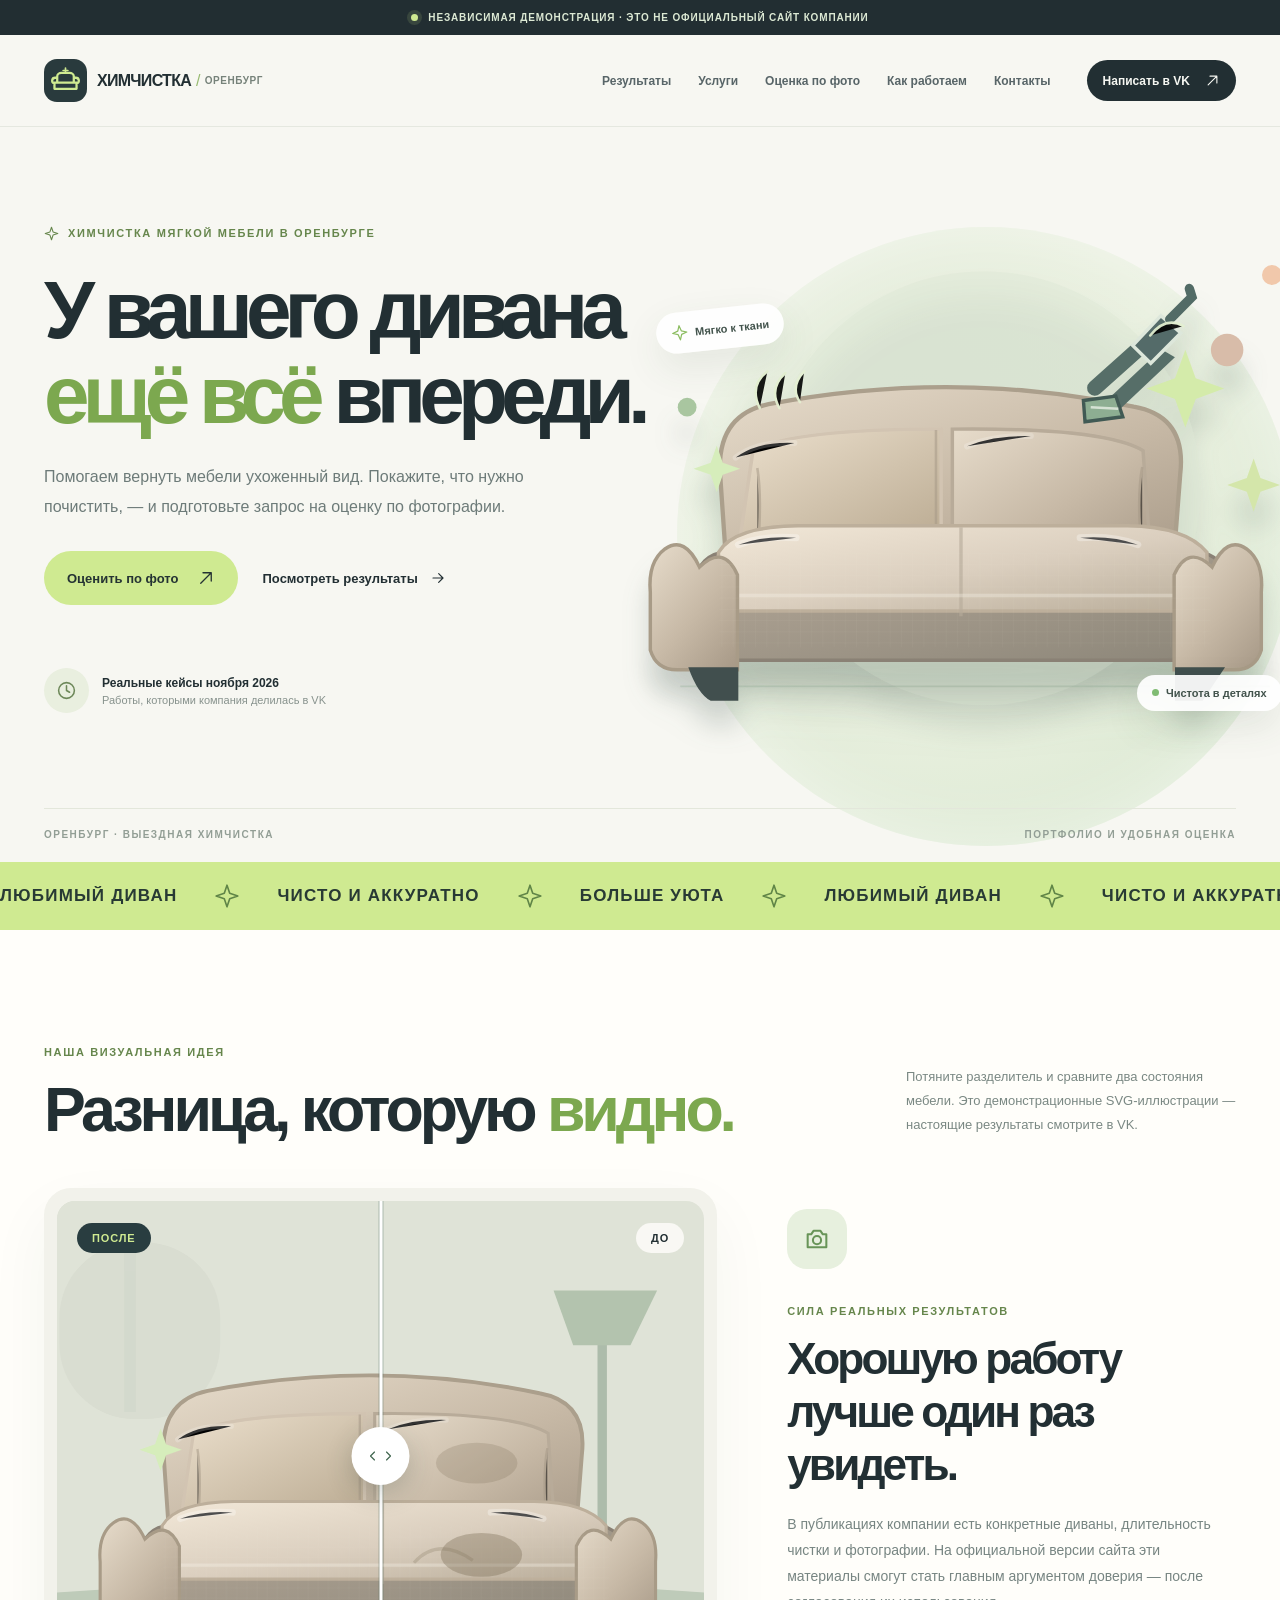
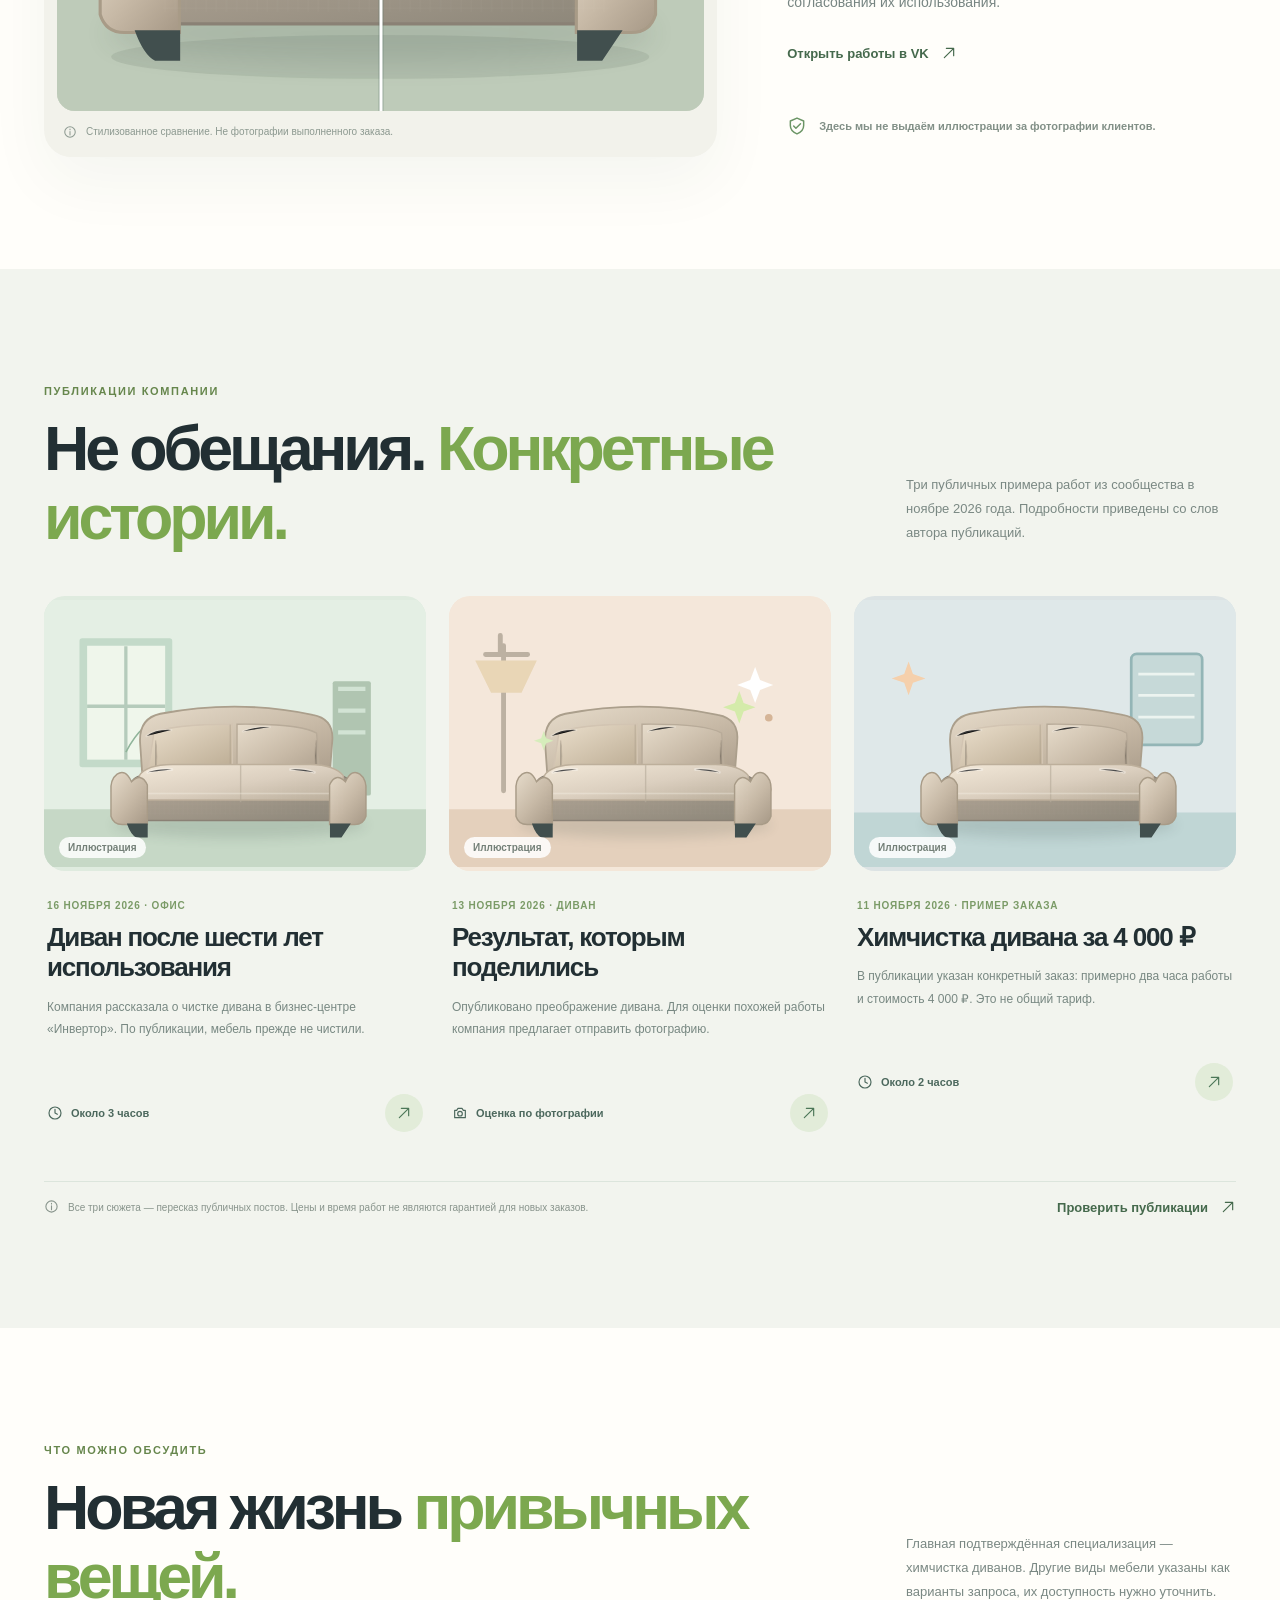
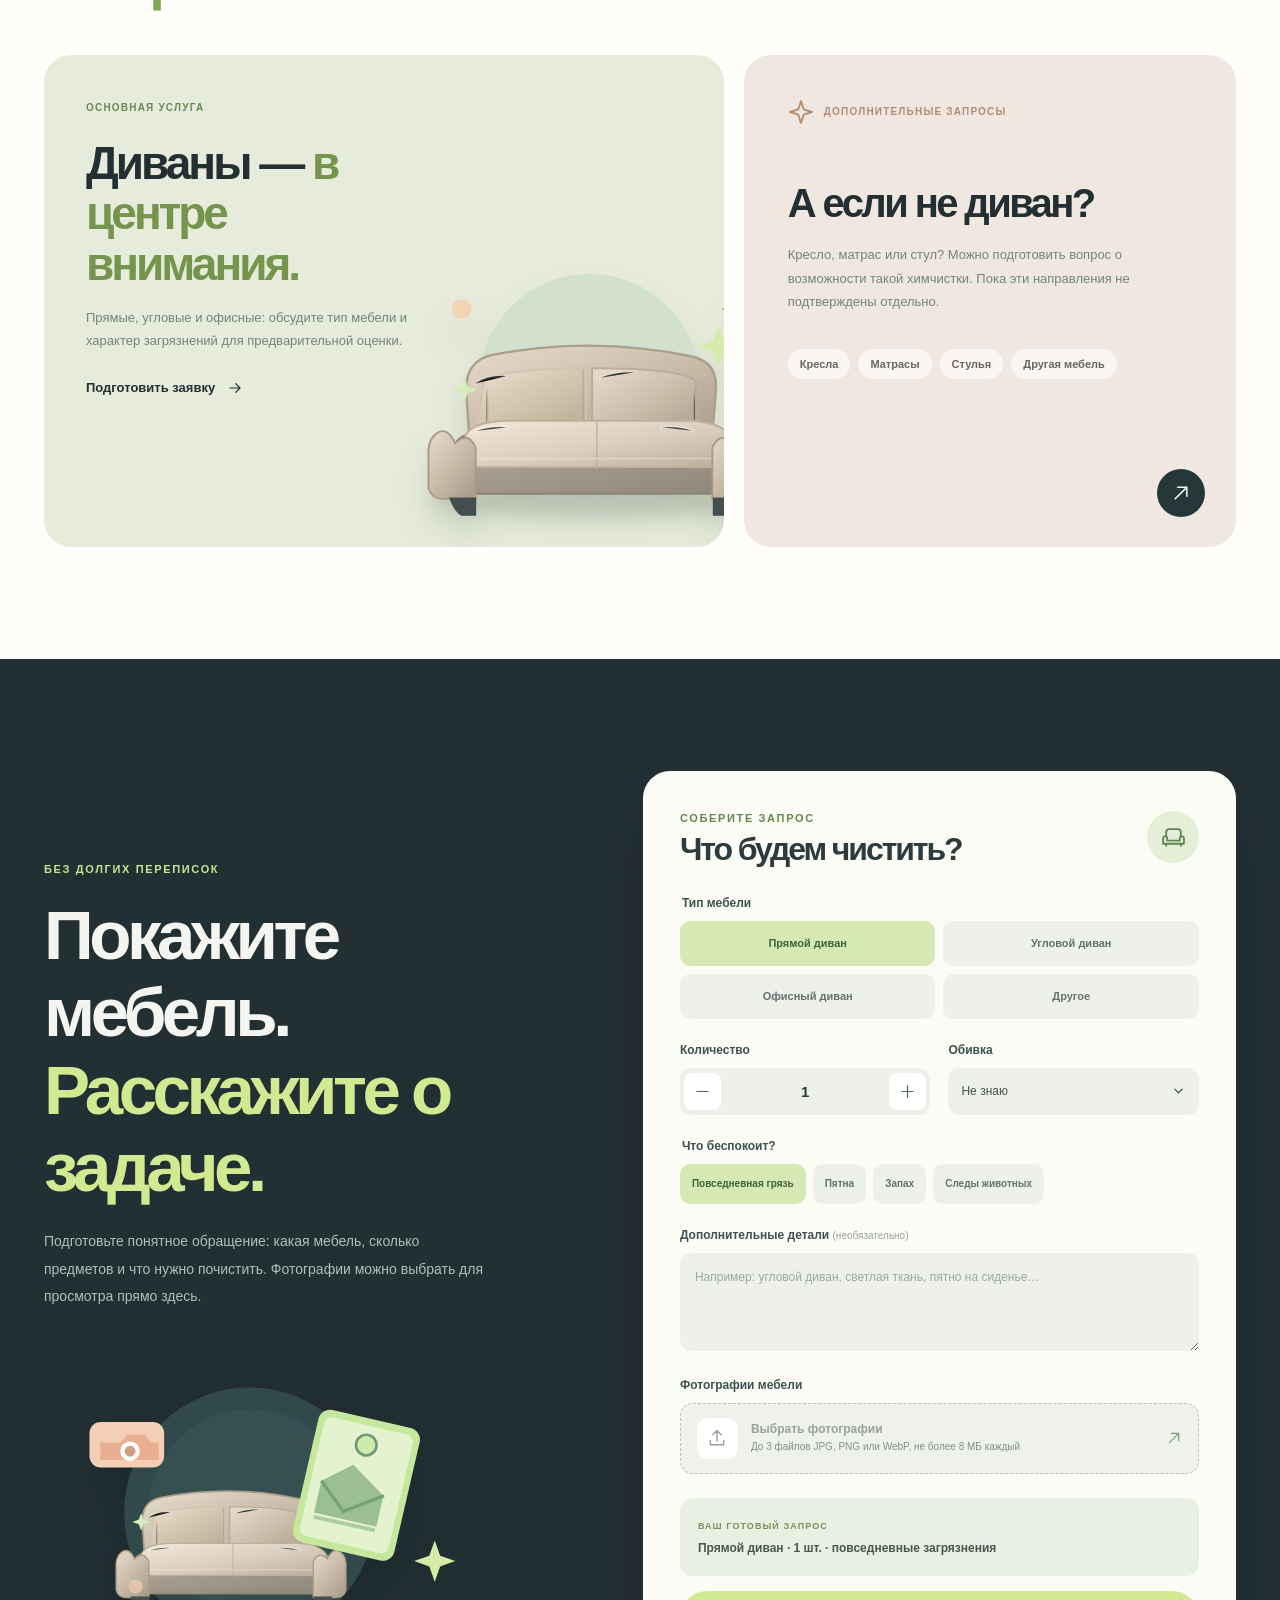
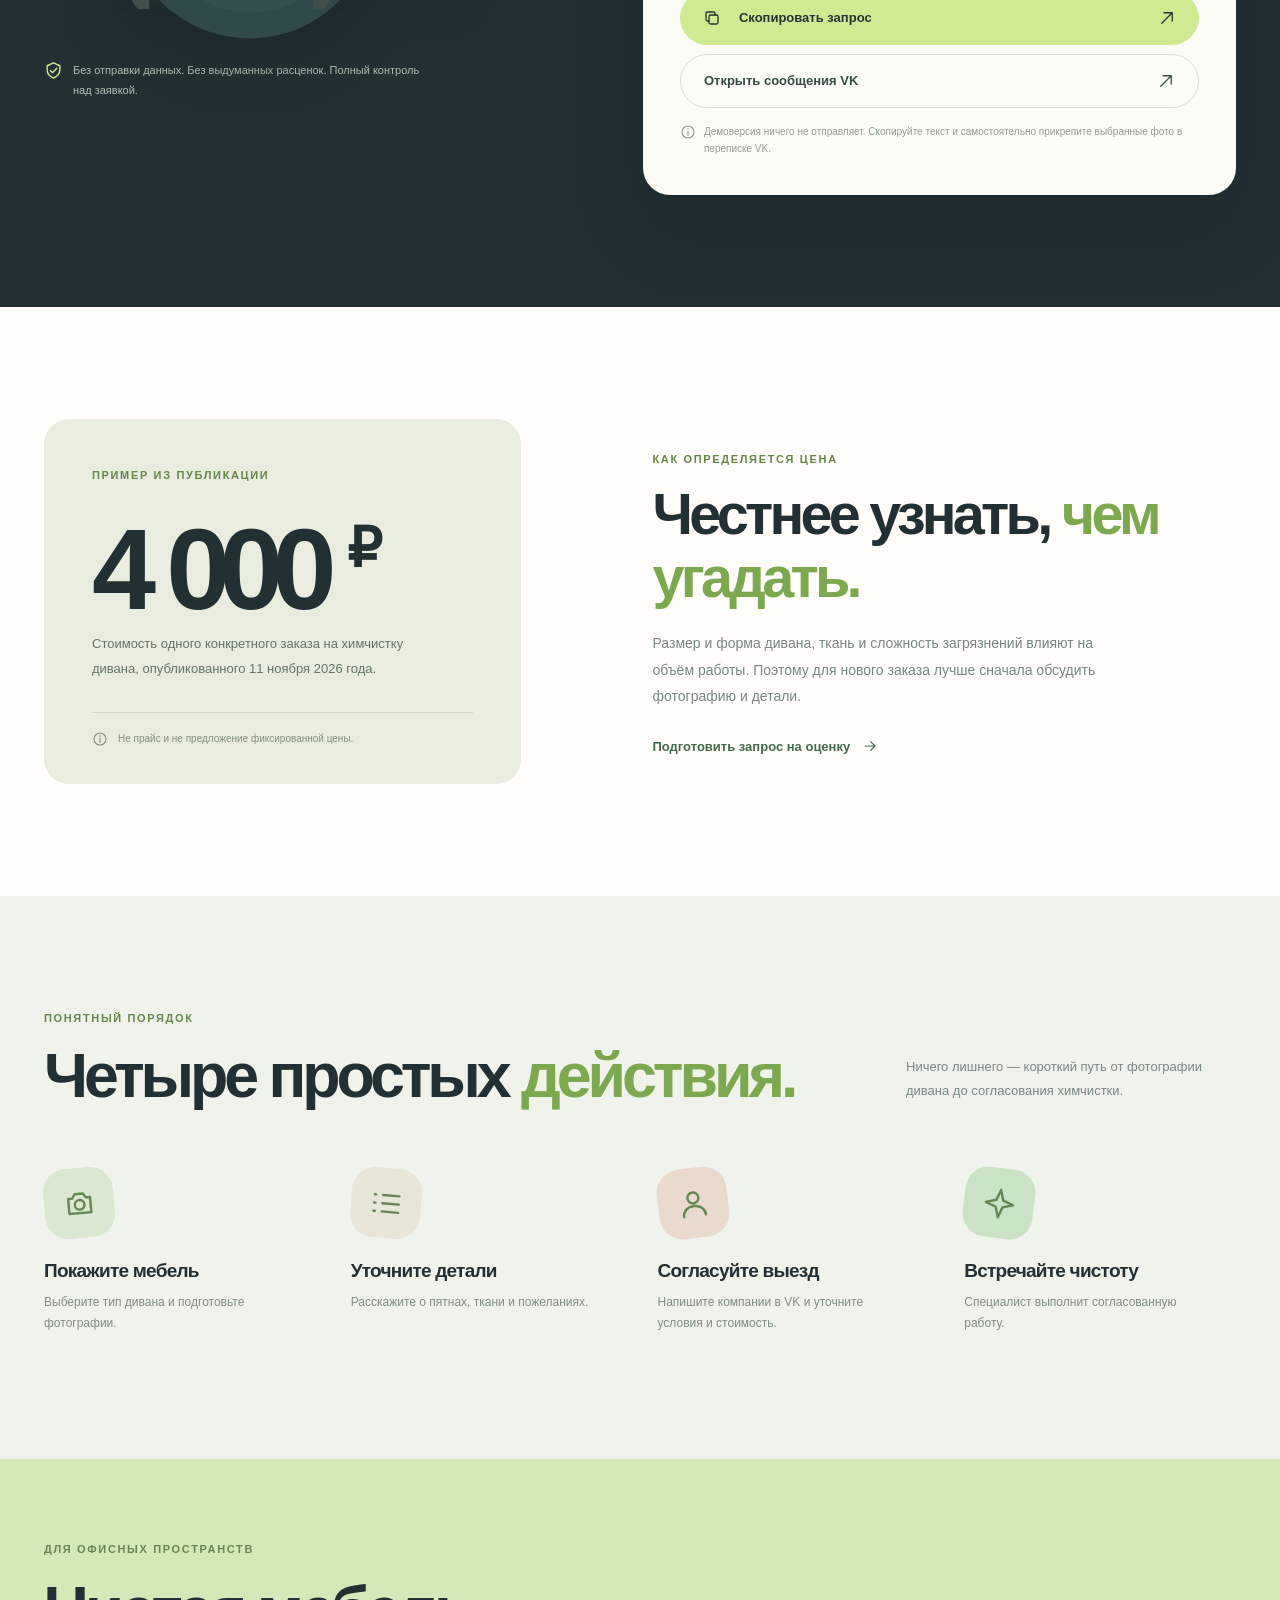
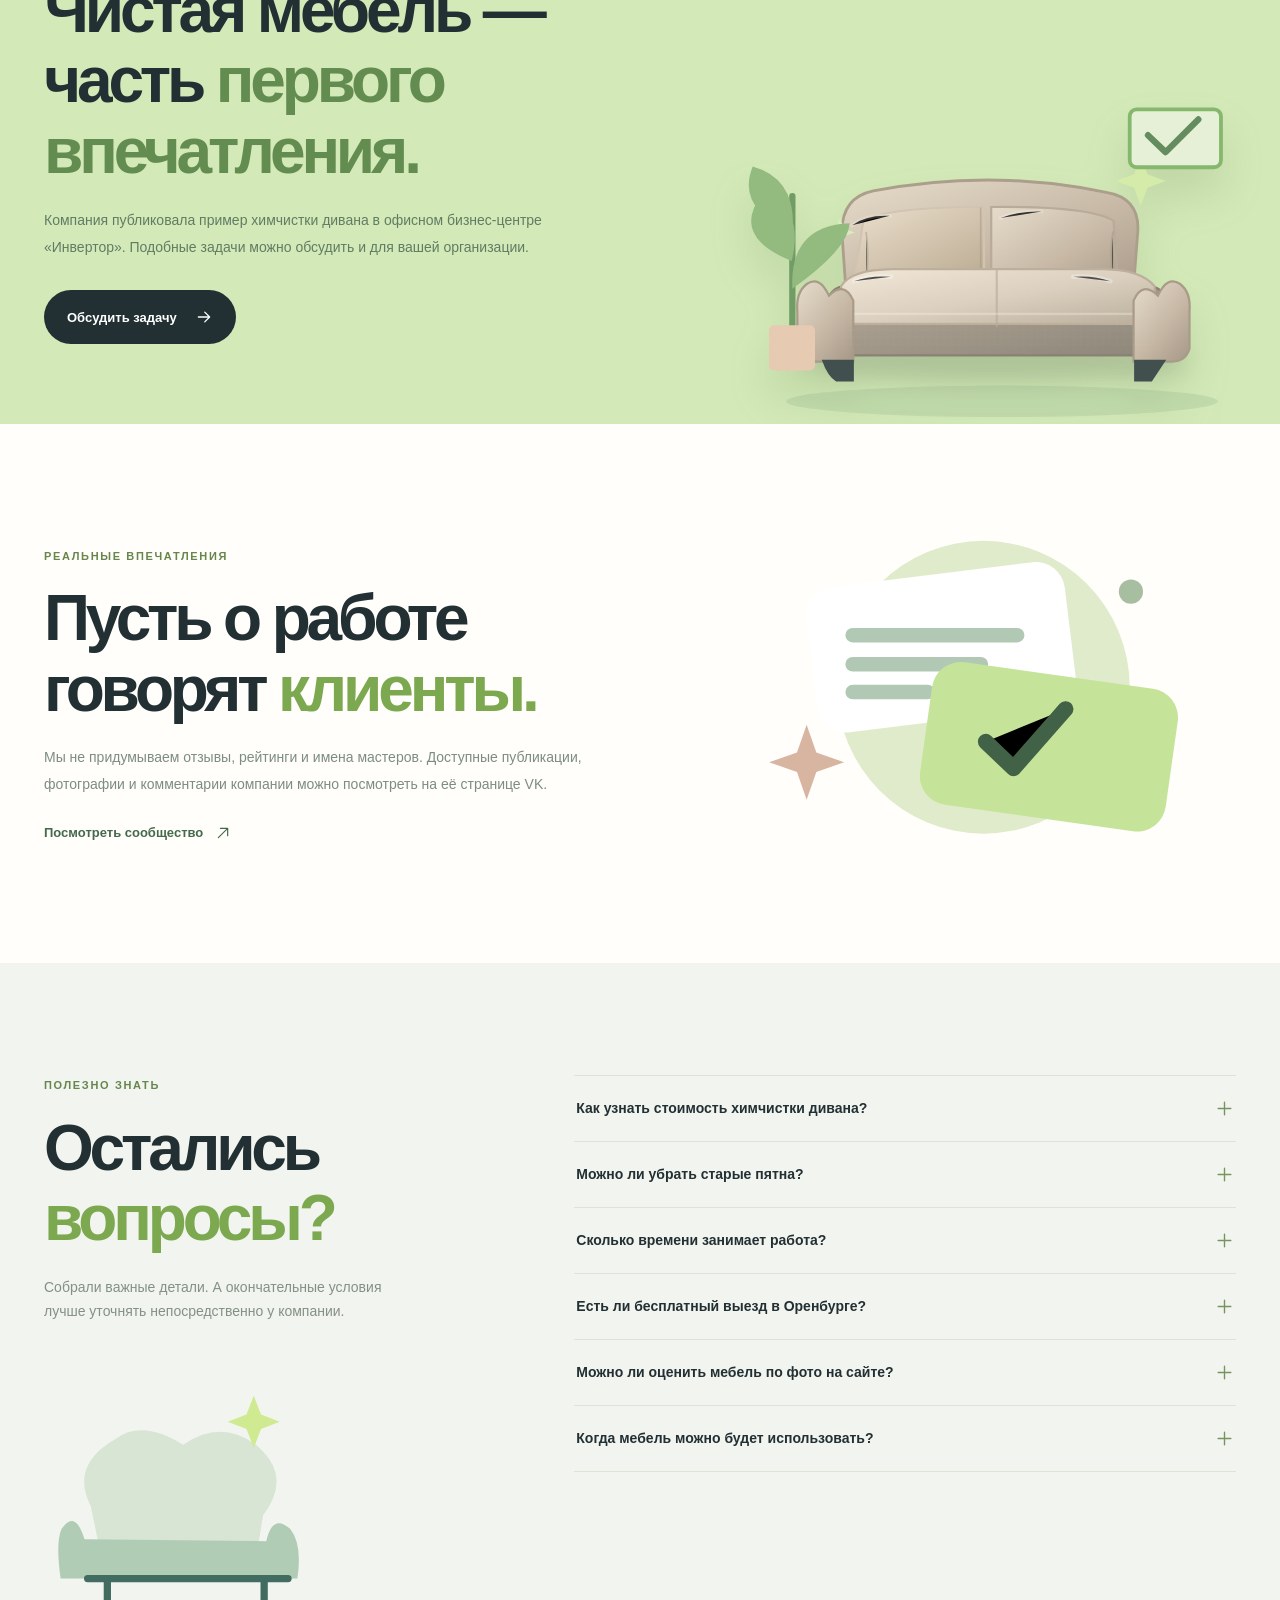
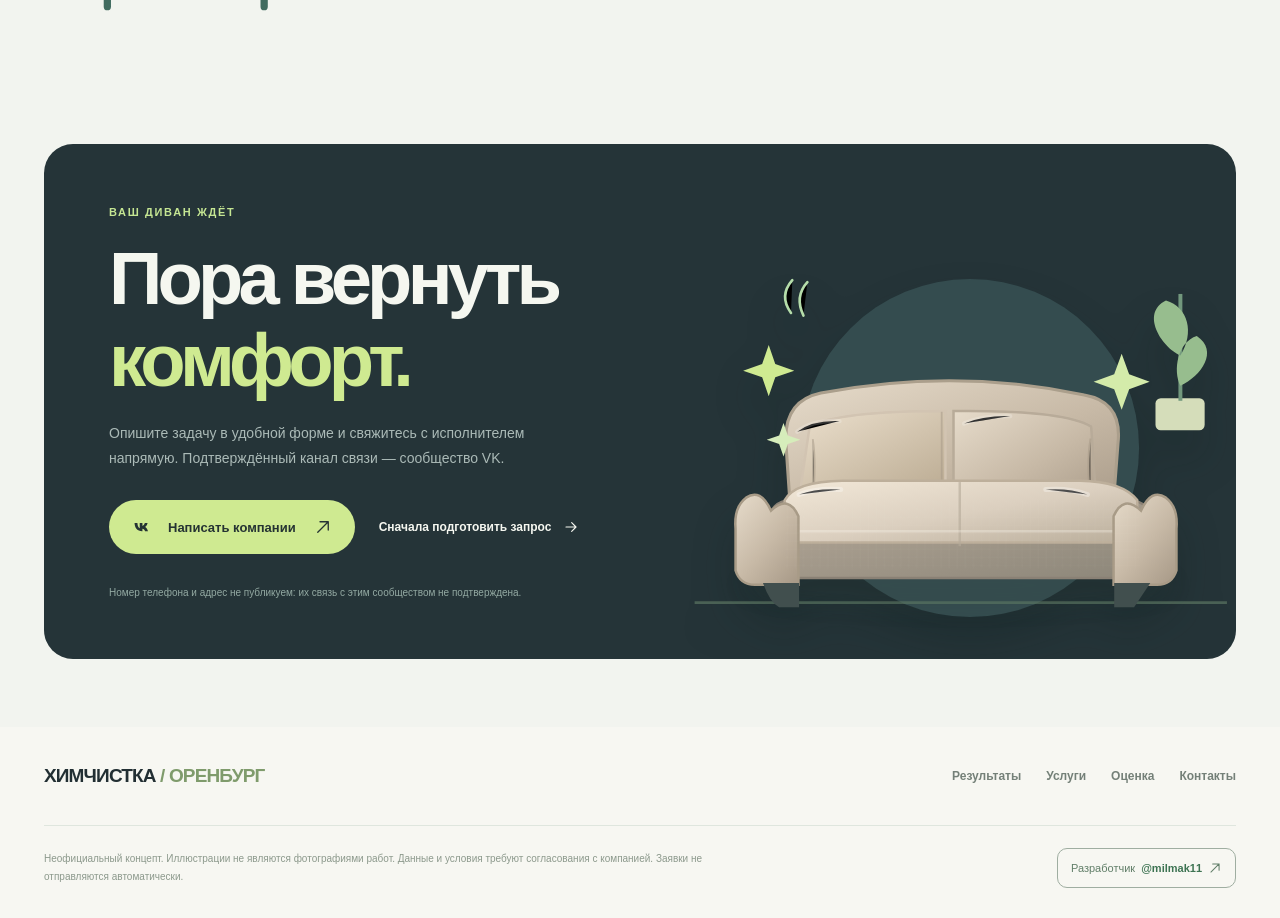
<file: index.html>
<!doctype html>
<html lang="ru">
<head>
 <meta charset="utf-8" />
 <meta name="viewport" content="width=device-width, initial-scale=1" />
 <meta name="theme-color" content="#f7f7f2" />
 <meta name="robots" content="noindex,nofollow,noarchive" />
 <meta name="description" content="Независимая демоверсия сайта химчистки мягкой мебели в Оренбурге: реальные примеры работ из публичных публикаций, визуальное сравнение и запрос оценки по фото." />
 <link rel="icon" type="image/svg+xml" href="./assets/favicon.svg" />
 <link rel="stylesheet" href="./styles.css" />
 <title>Химчистка мебели в Оренбурге — независимая демоверсия</title>
</head>
<body>
 <svg class="sprite" aria-hidden="true" xmlns="http://www.w3.org/2000/svg">
  <symbol id="i-arrow" viewBox="0 0 24 24"><path d="M4.5 12h15M13 5.5l6.5 6.5L13 18.5"/></symbol>
  <symbol id="i-diagonal" viewBox="0 0 24 24"><path d="m5 19 14-14M8 5h11v11"/></symbol>
  <symbol id="i-chevron" viewBox="0 0 24 24"><path d="m6 9 6 6 6-6"/></symbol>
  <symbol id="i-plus" viewBox="0 0 24 24"><path d="M12 4v16M4 12h16"/></symbol>
  <symbol id="i-minus" viewBox="0 0 24 24"><path d="M4 12h16"/></symbol>
  <symbol id="i-check" viewBox="0 0 24 24"><path d="m5 12 4.5 4.5L19.5 6"/></symbol>
  <symbol id="i-close" viewBox="0 0 24 24"><path d="M5 5 19 19M19 5 5 19"/></symbol>
  <symbol id="i-menu" viewBox="0 0 24 24"><path d="M3 7h18M3 12h18M3 17h18"/></symbol>
  <symbol id="i-camera" viewBox="0 0 24 24"><path d="M4 8h3l2-3h6l2 3h3v11H4V8Z"/><circle cx="12" cy="13" r="3.5"/></symbol>
  <symbol id="i-sparkle" viewBox="0 0 24 24"><path d="m12 2 2.5 7.5L22 12l-7.5 2.5L12 22l-2.5-7.5L2 12l7.5-2.5L12 2Z"/></symbol>
  <symbol id="i-vk" viewBox="0 0 24 24"><path d="M3.4 6.7h3.8c.2 4.5 1.8 6.4 3.1 6.8V6.7h3.6v3.9c1.2-.2 2.7-1.9 3.2-3.9h3.7c-.4 2.5-2 4.4-3.3 5.3 1.4.8 3.2 2.6 3.8 5.5h-3.9c-.5-1.8-1.9-3.2-3.5-3.3v3.3h-.5c-6.2 0-9.6-3.6-10-10.8Z" fill="currentColor" stroke="none"/></symbol>
  <symbol id="i-clock" viewBox="0 0 24 24"><circle cx="12" cy="12" r="9"/><path d="M12 6.5V12l3.5 2"/></symbol>
  <symbol id="i-pin" viewBox="0 0 24 24"><path d="M19 10c0 5.4-7 11-7 11s-7-5.6-7-11a7 7 0 1 1 14 0Z"/><circle cx="12" cy="10" r="2.2"/></symbol>
  <symbol id="i-shield" viewBox="0 0 24 24"><path d="M12 2.5 20 6v5.5c0 5-3 8-8 10-5-2-8-5-8-10V6Z"/><path d="m8 12 2.7 2.7 5.5-5.5"/></symbol>
  <symbol id="i-copy" viewBox="0 0 24 24"><rect x="8" y="8" width="12" height="12" rx="2"/><path d="M16 8V6a2 2 0 0 0-2-2H6a2 2 0 0 0-2 2v8a2 2 0 0 0 2 2h2"/></symbol>
  <symbol id="i-upload" viewBox="0 0 24 24"><path d="M12 16V3m-5 5 5-5 5 5M4 15v5h16v-5"/></symbol>
  <symbol id="i-sofa" viewBox="0 0 24 24"><path d="M5 11V7a3 3 0 0 1 3-3h8a3 3 0 0 1 3 3v4M4 11a2 2 0 0 0-2 2v5h20v-5a2 2 0 0 0-4 0v2H6v-2a2 2 0 0 0-2-2Zm1 7v2m14-2v2"/></symbol>
  <symbol id="i-droplet" viewBox="0 0 24 24"><path d="M12 2c-3.5 5.2-7 9.5-7 13a7 7 0 0 0 14 0c0-3.5-3.5-7.8-7-13Z"/><path d="M9 15c0 2 1 3 3 3"/></symbol>
  <symbol id="i-user" viewBox="0 0 24 24"><circle cx="12" cy="8" r="4"/><path d="M4 21c0-4 3-7 8-7s8 3 8 7"/></symbol>
  <symbol id="i-star" viewBox="0 0 24 24"><path d="m12 2.5 3 6.2 6.8 1-4.9 4.8 1.2 6.8-6.1-3.2-6.1 3.2 1.2-6.8-4.9-4.8 6.8-1Z"/></symbol>
  <symbol id="i-list" viewBox="0 0 24 24"><path d="M9 6h12M9 12h12M9 18h12M3 6h1M3 12h1M3 18h1"/></symbol>
  <symbol id="i-info" viewBox="0 0 24 24"><circle cx="12" cy="12" r="9"/><path d="M12 11v6m0-10v1"/></symbol>
 </svg>
 <a class="skip" href="#main">К содержанию</a>
 <div class="demo-bar"><span class="dot" aria-hidden="true"></span> НЕЗАВИСИМАЯ ДЕМОНСТРАЦИЯ · ЭТО НЕ ОФИЦИАЛЬНЫЙ САЙТ КОМПАНИИ</div>
 <header class="site-header" id="top"><div class="wrap nav-line">
   <a href="#top" class="wordmark" aria-label="На главную">
      <span class="mark"><svg viewBox="0 0 42 42" role="img" aria-label="Символ чистой мебели"><path d="M5 24h32v9H5zM9 24V15c0-3 3-5 6-5h12c3 0 6 2 6 5v9M5 25c-5-1-4-8 1-8h2m29 8c5-1 4-8-1-8h-2" fill="none" stroke="currentColor" stroke-width="3.3" stroke-linejoin="round"/><path d="M21 3v7M17.5 6.5h7" stroke="currentColor" stroke-width="2.4" stroke-linecap="round"/></svg></span>
      <span>ХИМЧИСТКА<span class="wordmark-split">/</span><small>ОРЕНБУРГ</small></span>
   </a>
   <nav class="main-nav" aria-label="Основное меню"><a href="#results">Результаты</a><a href="#services">Услуги</a><a href="#estimate">Оценка по фото</a><a href="#process">Как работаем</a><a href="#contacts">Контакты</a></nav>
   <a class="nav-vk" href="https://vk.me/pandacleaning56" target="_blank" rel="noopener noreferrer">Написать в VK <svg class="icon"><use href="#i-diagonal"/></svg></a>
   <button type="button" class="menu-btn" id="menu-btn" aria-expanded="false" aria-controls="mobile-nav" aria-label="Открыть меню"><svg class="icon"><use href="#i-menu"/></svg></button>
 </div><nav class="mobile-nav" id="mobile-nav" aria-label="Меню для телефона" hidden><a href="#results">Результаты</a><a href="#services">Услуги</a><a href="#estimate">Оценка по фото</a><a href="#process">Как работаем</a><a href="#cases">Кейсы</a><a href="#contacts">Контакты</a></nav></header>
 <main id="main">
  <section class="hero"><div class="wrap hero-grid">
   <div class="hero-copy reveal"><span class="eyebrow"><svg class="icon"><use href="#i-sparkle"/></svg> ХИМЧИСТКА МЯГКОЙ МЕБЕЛИ В ОРЕНБУРГЕ</span>
    <h1>У вашего дивана <span class="accent-italic">ещё всё</span> впереди.</h1>
    <p>Помогаем вернуть мебели ухоженный вид. Покажите, что нужно почистить, — и подготовьте запрос на оценку по фотографии.</p>
    <div class="hero-actions"><a href="#estimate" class="btn btn-lime">Оценить по фото <svg class="icon"><use href="#i-diagonal"/></svg></a><a href="#results" class="under-link">Посмотреть результаты <svg class="icon"><use href="#i-arrow"/></svg></a></div>
    <div class="hero-cred"><div class="tiny-icon"><svg class="icon"><use href="#i-clock"/></svg></div><div><strong>Реальные кейсы ноября 2026</strong><span>Работы, которыми компания делилась в VK</span></div></div>
   </div>
   <div class="hero-scene reveal"><div class="hero-orbit"></div><div class="scene-label scene-label-one"><svg class="icon"><use href="#i-sparkle"/></svg> Мягко к ткани</div><img src="./assets/hero-sofa.svg" class="scene-sofa" alt="Авторская иллюстрация мягкого дивана с чистой обивкой и оборудованием для химчистки"/><div class="scene-label scene-label-two"><span class="label-dot"></span> Чистота в деталях</div><div class="scene-halo" aria-hidden="true"></div></div>
   <div class="hero-bottom"><span>ОРЕНБУРГ · ВЫЕЗДНАЯ ХИМЧИСТКА</span><span>ПОРТФОЛИО И УДОБНАЯ ОЦЕНКА</span></div>
  </div></section>
  <div class="marquee" aria-hidden="true"><div class="marquee-track"><span>ЛЮБИМЫЙ ДИВАН</span><svg class="icon"><use href="#i-sparkle"/></svg><span>ЧИСТО И АККУРАТНО</span><svg class="icon"><use href="#i-sparkle"/></svg><span>БОЛЬШЕ УЮТА</span><svg class="icon"><use href="#i-sparkle"/></svg><span>ЛЮБИМЫЙ ДИВАН</span><svg class="icon"><use href="#i-sparkle"/></svg><span>ЧИСТО И АККУРАТНО</span><svg class="icon"><use href="#i-sparkle"/></svg><span>БОЛЬШЕ УЮТА</span><svg class="icon"><use href="#i-sparkle"/></svg></div></div>

  <section class="section results-section" id="results"><div class="wrap"><div class="section-head reveal"><div><span class="kicker">НАША ВИЗУАЛЬНАЯ ИДЕЯ</span><h2>Разница, которую <em>видно.</em></h2></div><p>Потяните разделитель и сравните два состояния мебели. Это демонстрационные SVG-иллюстрации — настоящие результаты смотрите в VK.</p></div>
   <div class="results-layout"><div class="compare-box reveal"><div class="compare-graphic" id="compare-graphic" style="--split: 50%"><div class="visual-layer before-layer"><img src="./assets/compare-before.svg" alt="Иллюстрация дивана до чистки с видимыми пятнами"/><span class="compare-chip before-chip">ДО</span></div><div class="visual-layer after-layer"><img src="./assets/compare-after.svg" alt="Иллюстрация чистого дивана после обработки"/><span class="compare-chip after-chip">ПОСЛЕ</span></div><div class="compare-rule" aria-hidden="true"><span class="compare-handle"><svg class="icon flip"><use href="#i-chevron"/></svg><svg class="icon flip-right"><use href="#i-chevron"/></svg></span></div></div><input id="compare-range" class="compare-range" type="range" min="0" max="100" value="50" aria-label="Изменить границу между изображениями до и после"/><p class="art-disclaimer"><svg class="icon"><use href="#i-info"/></svg> Стилизованное сравнение. Не фотографии выполненного заказа.</p></div>
    <div class="results-story reveal"><div class="story-emblem"><svg class="icon"><use href="#i-camera"/></svg></div><span class="kicker">СИЛА РЕАЛЬНЫХ РЕЗУЛЬТАТОВ</span><h3>Хорошую работу лучше один раз увидеть.</h3><p>В публикациях компании есть конкретные диваны, длительность чистки и фотографии. На официальной версии сайта эти материалы смогут стать главным аргументом доверия — после согласования их использования.</p><a href="https://vk.com/pandacleaning56" target="_blank" rel="noopener noreferrer" class="inline-arrow">Открыть работы в VK <svg class="icon"><use href="#i-diagonal"/></svg></a><div class="story-aside"><svg class="icon"><use href="#i-shield"/></svg><span>Здесь мы не выдаём иллюстрации за фотографии клиентов.</span></div></div>
   </div></div></section>

  <section class="section case-section" id="cases"><div class="wrap"><div class="section-head reveal"><div><span class="kicker">ПУБЛИКАЦИИ КОМПАНИИ</span><h2>Не обещания. <em>Конкретные истории.</em></h2></div><p>Три публичных примера работ из сообщества в ноябре 2026 года. Подробности приведены со слов автора публикаций.</p></div>
   <div class="cases-grid" id="cases-grid"><article class="case-card reveal" data-case-type="office"><div class="case-illustration case-office"><img src="./assets/case-office.svg" alt="Иллюстрация офисного дивана"/><span class="case-art-tag">Иллюстрация</span></div><div class="case-detail"><span class="case-meta">16 НОЯБРЯ 2026 · ОФИС</span><h3>Диван после шести лет использования</h3><p>Компания рассказала о чистке дивана в бизнес-центре «Инвертор». По публикации, мебель прежде не чистили.</p><div class="case-footer"><span><svg class="icon"><use href="#i-clock"/></svg> Около 3 часов</span><span class="case-arrow"><svg class="icon"><use href="#i-diagonal"/></svg></span></div></div></article>
   <article class="case-card reveal" data-case-type="home"><div class="case-illustration case-home"><img src="./assets/case-home.svg" alt="Иллюстрация очищаемого дивана"/><span class="case-art-tag">Иллюстрация</span></div><div class="case-detail"><span class="case-meta">13 НОЯБРЯ 2026 · ДИВАН</span><h3>Результат, которым поделились</h3><p>Опубликовано преображение дивана. Для оценки похожей работы компания предлагает отправить фотографию.</p><div class="case-footer"><span><svg class="icon"><use href="#i-camera"/></svg> Оценка по фотографии</span><span class="case-arrow"><svg class="icon"><use href="#i-diagonal"/></svg></span></div></div></article>
   <article class="case-card reveal" data-case-type="home"><div class="case-illustration case-cost"><img src="./assets/case-cost.svg" alt="Иллюстрация химчистки дивана"/><span class="case-art-tag">Иллюстрация</span></div><div class="case-detail"><span class="case-meta">11 НОЯБРЯ 2026 · ПРИМЕР ЗАКАЗА</span><h3>Химчистка дивана за 4 000 ₽</h3><p>В публикации указан конкретный заказ: примерно два часа работы и стоимость 4 000 ₽. Это не общий тариф.</p><div class="case-footer"><span><svg class="icon"><use href="#i-clock"/></svg> Около 2 часов</span><span class="case-arrow"><svg class="icon"><use href="#i-diagonal"/></svg></span></div></div></article></div>
   <div class="cases-bottom reveal"><span><svg class="icon"><use href="#i-info"/></svg> Все три сюжета — пересказ публичных постов. Цены и время работ не являются гарантией для новых заказов.</span><a class="inline-arrow" href="https://vk.com/pandacleaning56" target="_blank" rel="noopener noreferrer">Проверить публикации <svg class="icon"><use href="#i-diagonal"/></svg></a></div>
  </div></section>

  <section class="section services-section" id="services"><div class="wrap"><div class="section-head reveal"><div><span class="kicker">ЧТО МОЖНО ОБСУДИТЬ</span><h2>Новая жизнь <em>привычных вещей.</em></h2></div><p>Главная подтверждённая специализация — химчистка диванов. Другие виды мебели указаны как варианты запроса, их доступность нужно уточнить.</p></div>
   <div class="services-grid"><article class="service-main reveal"><div class="service-heading"><span class="service-overline">ОСНОВНАЯ УСЛУГА</span><h3>Диваны — <em>в центре внимания.</em></h3><p>Прямые, угловые и офисные: обсудите тип мебели и характер загрязнений для предварительной оценки.</p><a href="#estimate" class="under-link">Подготовить заявку <svg class="icon"><use href="#i-arrow"/></svg></a></div><img src="./assets/services-sofa.svg" alt="Авторский рисунок современного дивана"/></article><article class="service-other reveal"><div class="service-other-top"><svg class="icon"><use href="#i-sparkle"/></svg><span>ДОПОЛНИТЕЛЬНЫЕ ЗАПРОСЫ</span></div><h3>А если не диван?</h3><p>Кресло, матрас или стул? Можно подготовить вопрос о возможности такой химчистки. Пока эти направления не подтверждены отдельно.</p><div class="service-other-list"><span>Кресла</span><span>Матрасы</span><span>Стулья</span><span>Другая мебель</span></div><a href="#estimate" class="circle-link" aria-label="Перейти к форме оценки"><svg class="icon"><use href="#i-diagonal"/></svg></a></article></div>
  </div></section>

  <section class="section estimate-section" id="estimate"><div class="wrap estimate-layout"><div class="estimate-copy reveal"><span class="kicker kicker-bright">БЕЗ ДОЛГИХ ПЕРЕПИСОК</span><h2>Покажите мебель. <em>Расскажите о задаче.</em></h2><p>Подготовьте понятное обращение: какая мебель, сколько предметов и что нужно почистить. Фотографии можно выбрать для просмотра прямо здесь.</p><div class="estimate-sketch"><img src="./assets/estimate-scene.svg" alt="SVG-иллюстрация дивана, снимка и чистящей насадки"/></div><div class="estimate-trust"><svg class="icon"><use href="#i-shield"/></svg><span>Без отправки данных. Без выдуманных расценок. Полный контроль над заявкой.</span></div></div>
   <form class="estimate-form reveal" id="estimate-form" novalidate><div class="form-topline"><div><span class="kicker">СОБЕРИТЕ ЗАПРОС</span><h3>Что будем чистить?</h3></div><div class="form-topicon"><svg class="icon"><use href="#i-sofa"/></svg></div></div>
     <fieldset class="input-group"><legend>Тип мебели</legend><div class="select-buttons" id="furniture-options"><label class="option-label"><input type="radio" name="furniture" value="Прямой диван" checked/><span>Прямой диван</span></label><label class="option-label"><input type="radio" name="furniture" value="Угловой диван"/><span>Угловой диван</span></label><label class="option-label"><input type="radio" name="furniture" value="Офисный диван"/><span>Офисный диван</span></label><label class="option-label"><input type="radio" name="furniture" value="Другая мебель (уточнить возможность)"/><span>Другое</span></label></div></fieldset>
     <div class="field-two"><div class="input-group"><label for="quantity">Количество</label><div class="stepper"><button id="quantity-minus" type="button" aria-label="Уменьшить количество"><svg class="icon"><use href="#i-minus"/></svg></button><output id="quantity-out" for="quantity">1</output><input type="hidden" id="quantity" value="1"/><button id="quantity-plus" type="button" aria-label="Увеличить количество"><svg class="icon"><use href="#i-plus"/></svg></button></div></div><div class="input-group"><label for="fabric">Обивка</label><div class="select-wrap"><select id="fabric"><option>Не знаю</option><option>Ткань</option><option>Велюр</option><option>Микрофибра</option><option>Другая</option></select><svg class="icon"><use href="#i-chevron"/></svg></div></div></div>
     <fieldset class="input-group"><legend>Что беспокоит?</legend><div class="issue-options" id="issue-options"><label><input type="checkbox" value="Повседневные загрязнения" checked/><span>Повседневная грязь</span></label><label><input type="checkbox" value="Пятна от напитков или еды"/><span>Пятна</span></label><label><input type="checkbox" value="Запахи"/><span>Запах</span></label><label><input type="checkbox" value="Следы животных"/><span>Следы животных</span></label></div></fieldset>
     <div class="input-group"><label for="comment">Дополнительные детали <span>(необязательно)</span></label><textarea id="comment" maxlength="600" rows="3" placeholder="Например: угловой диван, светлая ткань, пятно на сиденье…"></textarea></div>
     <div class="input-group"><label for="photos">Фотографии мебели</label><label class="upload-box" for="photos"><input id="photos" type="file" accept="image/jpeg,image/png,image/webp" multiple/><span class="upload-icon"><svg class="icon"><use href="#i-upload"/></svg></span><span><strong>Выбрать фотографии</strong><small>До 3 файлов JPG, PNG или WebP, не более 8 МБ каждый</small></span><svg class="icon upload-arrow"><use href="#i-diagonal"/></svg></label><div class="photo-previews" id="photo-previews" aria-live="polite"></div></div>
     <div class="request-preview"><span>ВАШ ГОТОВЫЙ ЗАПРОС</span><p id="request-summary">Прямой диван · 1 шт. · повседневные загрязнения</p></div>
     <button class="btn btn-lime btn-wide" type="button" id="copy-request"><svg class="icon"><use href="#i-copy"/></svg> Скопировать запрос <svg class="icon arrow-end"><use href="#i-diagonal"/></svg></button>
     <a class="btn btn-outline btn-wide" target="_blank" rel="noopener noreferrer" href="https://vk.me/pandacleaning56">Открыть сообщения VK <svg class="icon arrow-end"><use href="#i-diagonal"/></svg></a>
     <p class="form-disclaimer"><svg class="icon"><use href="#i-info"/></svg> Демоверсия ничего не отправляет. Скопируйте текст и самостоятельно прикрепите выбранные фото в переписке VK.</p>
   </form>
  </div></section>

  <section class="section cost-section" id="cost"><div class="wrap"><div class="cost-layout"><div class="cost-big reveal"><span class="kicker">ПРИМЕР ИЗ ПУБЛИКАЦИИ</span><div class="cost-price">4 000 <span>₽</span></div><p>Стоимость одного конкретного заказа на химчистку дивана, опубликованного 11 ноября 2026 года.</p><div class="cost-note"><svg class="icon"><use href="#i-info"/></svg> Не прайс и не предложение фиксированной цены.</div></div><div class="cost-explain reveal"><span class="kicker">КАК ОПРЕДЕЛЯЕТСЯ ЦЕНА</span><h2>Честнее узнать, <em>чем угадать.</em></h2><p>Размер и форма дивана, ткань и сложность загрязнений влияют на объём работы. Поэтому для нового заказа лучше сначала обсудить фотографию и детали.</p><a href="#estimate" class="inline-arrow">Подготовить запрос на оценку <svg class="icon"><use href="#i-arrow"/></svg></a></div></div></div></section>

  <section class="section process-section" id="process"><div class="wrap"><div class="section-head reveal"><div><span class="kicker">ПОНЯТНЫЙ ПОРЯДОК</span><h2>Четыре простых <em>действия.</em></h2></div><p>Ничего лишнего — короткий путь от фотографии дивана до согласования химчистки.</p></div><div class="process-grid"><div class="process-item reveal"><div class="process-icon"><svg class="icon"><use href="#i-camera"/></svg></div><h3>Покажите мебель</h3><p>Выберите тип дивана и подготовьте фотографии.</p></div><div class="process-item reveal"><div class="process-icon"><svg class="icon"><use href="#i-list"/></svg></div><h3>Уточните детали</h3><p>Расскажите о пятнах, ткани и пожеланиях.</p></div><div class="process-item reveal"><div class="process-icon"><svg class="icon"><use href="#i-user"/></svg></div><h3>Согласуйте выезд</h3><p>Напишите компании в VK и уточните условия и стоимость.</p></div><div class="process-item reveal"><div class="process-icon"><svg class="icon"><use href="#i-sparkle"/></svg></div><h3>Встречайте чистоту</h3><p>Специалист выполнит согласованную работу.</p></div></div></div></section>

  <section class="business-section"><div class="wrap business-layout"><div class="business-copy reveal"><span class="kicker">ДЛЯ ОФИСНЫХ ПРОСТРАНСТВ</span><h2>Чистая мебель — часть <em>первого впечатления.</em></h2><p>Компания публиковала пример химчистки дивана в офисном бизнес-центре «Инвертор». Подобные задачи можно обсудить и для вашей организации.</p><a href="#estimate" class="btn btn-dark">Обсудить задачу <svg class="icon"><use href="#i-arrow"/></svg></a></div><img class="business-art" src="./assets/business-scene.svg" alt="SVG-иллюстрация офисной зоны с диваном и растением"/></div></section>

  <section class="section trust-section"><div class="wrap trust-layout"><div class="trust-copy reveal"><span class="kicker">РЕАЛЬНЫЕ ВПЕЧАТЛЕНИЯ</span><h2>Пусть о работе говорят <em>клиенты.</em></h2><p>Мы не придумываем отзывы, рейтинги и имена мастеров. Доступные публикации, фотографии и комментарии компании можно посмотреть на её странице VK.</p><a href="https://vk.com/pandacleaning56" target="_blank" rel="noopener noreferrer" class="inline-arrow">Посмотреть сообщество <svg class="icon"><use href="#i-diagonal"/></svg></a></div><div class="trust-art reveal"><svg viewBox="0 0 420 260" role="img" aria-label="Декоративная иллюстрация сообщений и чистой ткани"><circle cx="211" cy="125" r="121" fill="#DFEBCB"/><rect x="62" y="45" width="215" height="121" rx="24" transform="rotate(-7 62 45)" fill="white"/><path d="M103 82h136M103 106h106M103 129h62" stroke="#B1C9B4" stroke-width="12" stroke-linecap="round"/><rect x="172" y="101" width="205" height="119" rx="24" transform="rotate(8 172 101)" fill="#C5E49A"/><path d="m213 170 23 22 43-49" stroke="#426248" stroke-width="13" stroke-linecap="round" stroke-linejoin="round"/><path d="m57 179 8-23 8 23 23 8-23 8-8 23-8-23-23-8Z" fill="#D8B5A1"/><circle cx="333" cy="46" r="10" fill="#A8BEA0"/></svg></div></div></section>

  <section class="section faq-section" id="faq"><div class="wrap faq-layout"><div class="faq-intro reveal"><span class="kicker">ПОЛЕЗНО ЗНАТЬ</span><h2>Остались <em>вопросы?</em></h2><p>Собрали важные детали. А окончательные условия лучше уточнять непосредственно у компании.</p><svg class="faq-decor" viewBox="0 0 260 250" role="img" aria-label="Абстрактная иллюстрация чистого тканевого кресла"><path d="M45 128Q25 89 68 64q26-20 66 5 36-25 70 0 36 30 7 68l-8 49H57Z" fill="#D8E5D4"/><path d="M39 160q-9-29-22-10-6 13-1 48h228q5-33-7-48-17-15-23 12" fill="#B1CCB5"/><path d="M42 198h193M61 200v25m151-25v25" stroke="#426C60" stroke-width="7" stroke-linecap="round"/><path d="m202 22 7 18 18 7-18 7-7 18-7-18-18-7 18-7Z" fill="#CFEA91"/></svg></div><div class="faq-list reveal">
    <details><summary>Как узнать стоимость химчистки дивана? <svg class="icon"><use href="#i-plus"/></svg></summary><p>По опубликованным сообщениям компания предлагает оценку по фотографии. Тип дивана, размеры и загрязнения помогут специалисту уточнить стоимость. Универсального подтверждённого прайса для сайта пока нет.</p></details>
    <details><summary>Можно ли убрать старые пятна? <svg class="icon"><use href="#i-plus"/></svg></summary><p>Возможность удаления зависит от ткани, природы пятна и предыдущих попыток чистки. Полное удаление любого пятна заранее не гарантируется.</p></details>
    <details><summary>Сколько времени занимает работа? <svg class="icon"><use href="#i-plus"/></svg></summary><p>В публикациях 11 и 16 ноября 2026 года описаны конкретные заказы продолжительностью примерно два и три часа. Время другого заказа зависит от мебели и загрязнений.</p></details>
    <details><summary>Есть ли бесплатный выезд в Оренбурге? <svg class="icon"><use href="#i-plus"/></svg></summary><p>В описании сообщества заявлен бесплатный выезд по городу. Возможность и границы бесплатного выезда необходимо подтвердить перед заказом.</p></details>
    <details><summary>Можно ли оценить мебель по фото на сайте? <svg class="icon"><use href="#i-plus"/></svg></summary><p>В демоверсии можно выбрать и просмотреть фотографии локально и скопировать запрос. Фото нужно прикрепить к сообщению в VK самостоятельно. Данные не отправляются с сайта.</p></details>
    <details><summary>Когда мебель можно будет использовать? <svg class="icon"><use href="#i-plus"/></svg></summary><p>Время высыхания зависит от материала и условий в помещении. Точное время после чистки следует уточнять у исполнителя.</p></details>
   </div></div></section>

  <section class="contact-section" id="contacts"><div class="wrap contact-hero reveal"><div><span class="kicker kicker-bright">ВАШ ДИВАН ЖДЁТ</span><h2>Пора вернуть <em>комфорт.</em></h2><p>Опишите задачу в удобной форме и свяжитесь с исполнителем напрямую. Подтверждённый канал связи — сообщество VK.</p><div class="contact-actions"><a class="btn btn-lime" href="https://vk.me/pandacleaning56" target="_blank" rel="noopener noreferrer"><svg class="icon"><use href="#i-vk"/></svg> Написать компании <svg class="icon"><use href="#i-diagonal"/></svg></a><a href="#estimate" class="under-link">Сначала подготовить запрос <svg class="icon"><use href="#i-arrow"/></svg></a></div><small>Номер телефона и адрес не публикуем: их связь с этим сообществом не подтверждена.</small></div><div class="contact-graphic"><img src="./assets/contact-scene.svg" alt="Иллюстрация уютной гостиной с чистым диваном"/></div></div></section>
 </main>
 <footer class="footer"><div class="wrap footer-top"><a href="#top" class="footer-brand">ХИМЧИСТКА <span>/ ОРЕНБУРГ</span></a><nav aria-label="Ссылки в подвале"><a href="#results">Результаты</a><a href="#services">Услуги</a><a href="#estimate">Оценка</a><a href="#contacts">Контакты</a></nav></div><div class="wrap footer-bottom"><p>Неофициальный концепт. Иллюстрации не являются фотографиями работ. Данные и условия требуют согласования с компанией. Заявки не отправляются автоматически.</p><a class="dev-link" href="https://t.me/milmak11" target="_blank" rel="noopener noreferrer">Разработчик <strong>@milmak11</strong><svg class="icon"><use href="#i-diagonal"/></svg></a></div></footer>
 <div id="toast" class="toast" role="status" aria-live="polite"></div>
 <div class="mobile-cta"><a href="#estimate"><svg class="icon"><use href="#i-camera"/></svg> Оценить по фото <svg class="icon"><use href="#i-arrow"/></svg></a></div>
 <script src="./script.js" defer></script>
</body>
</html>
</file>
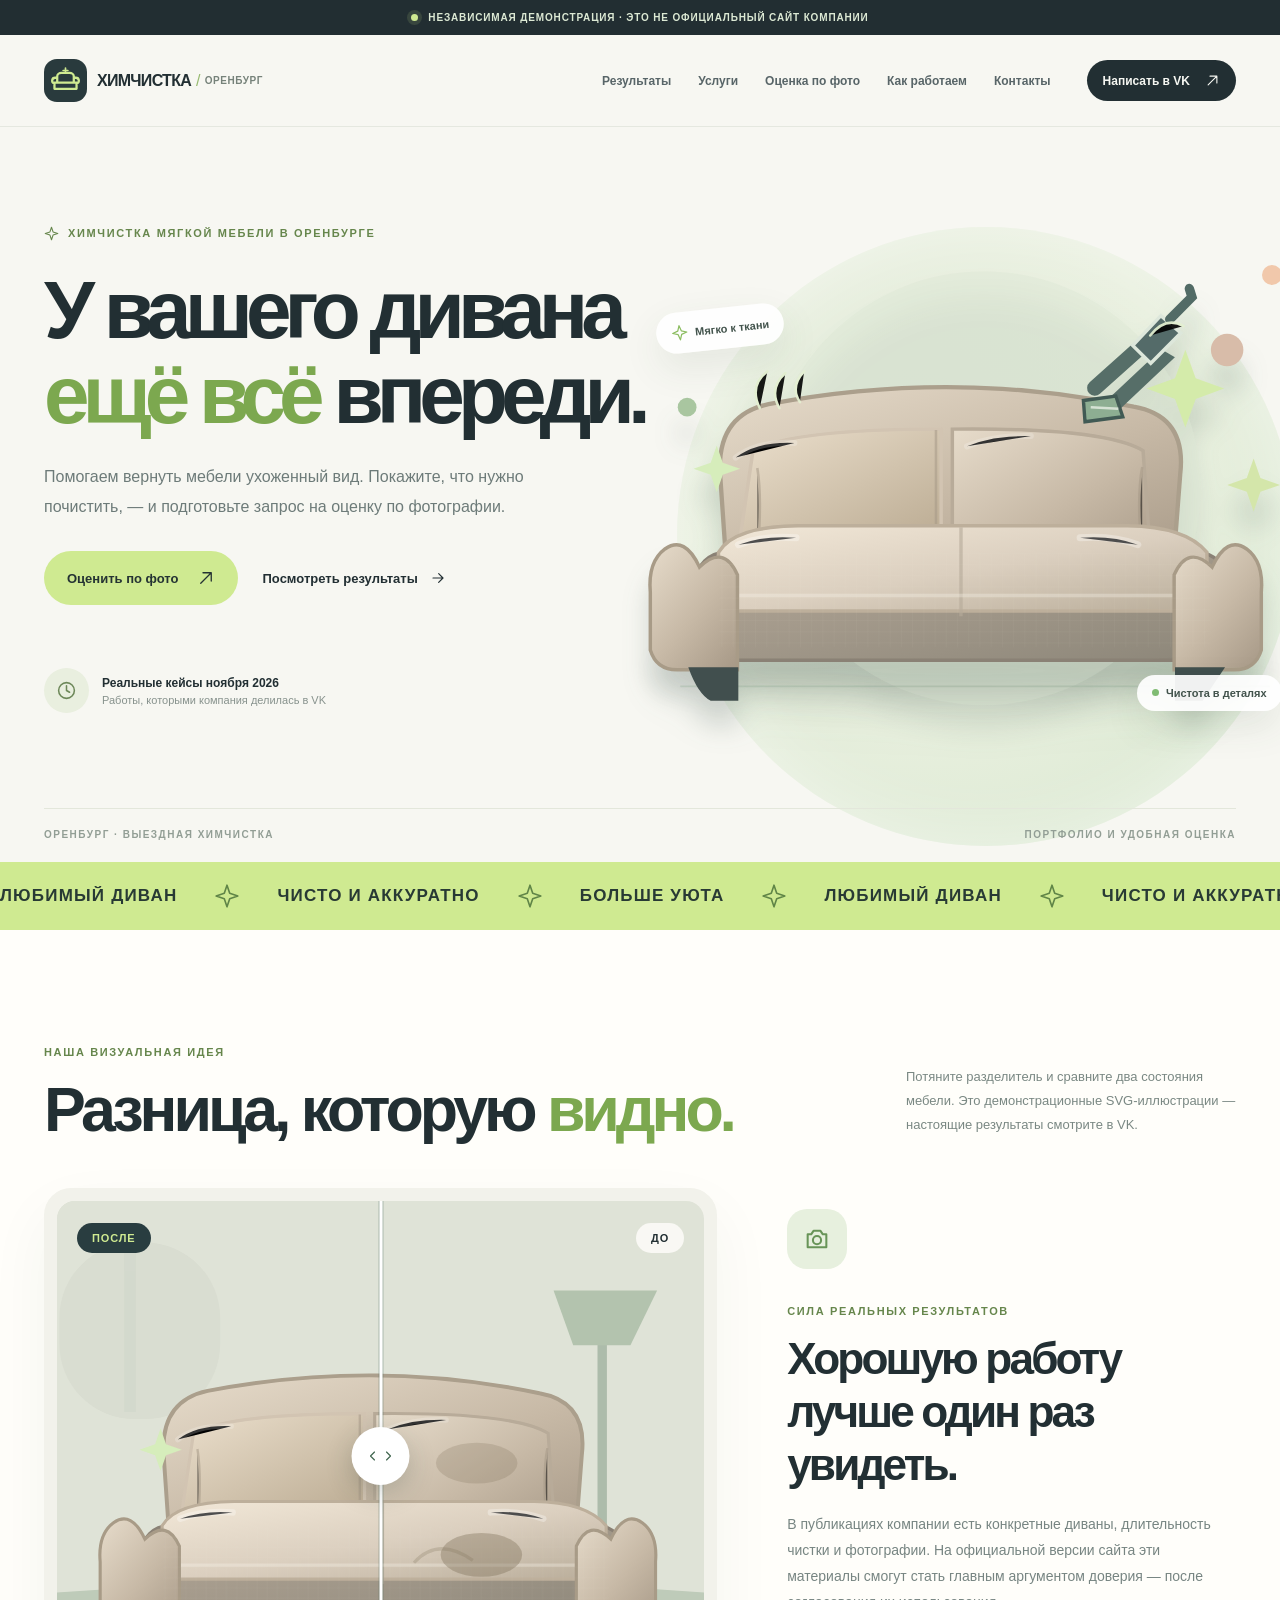
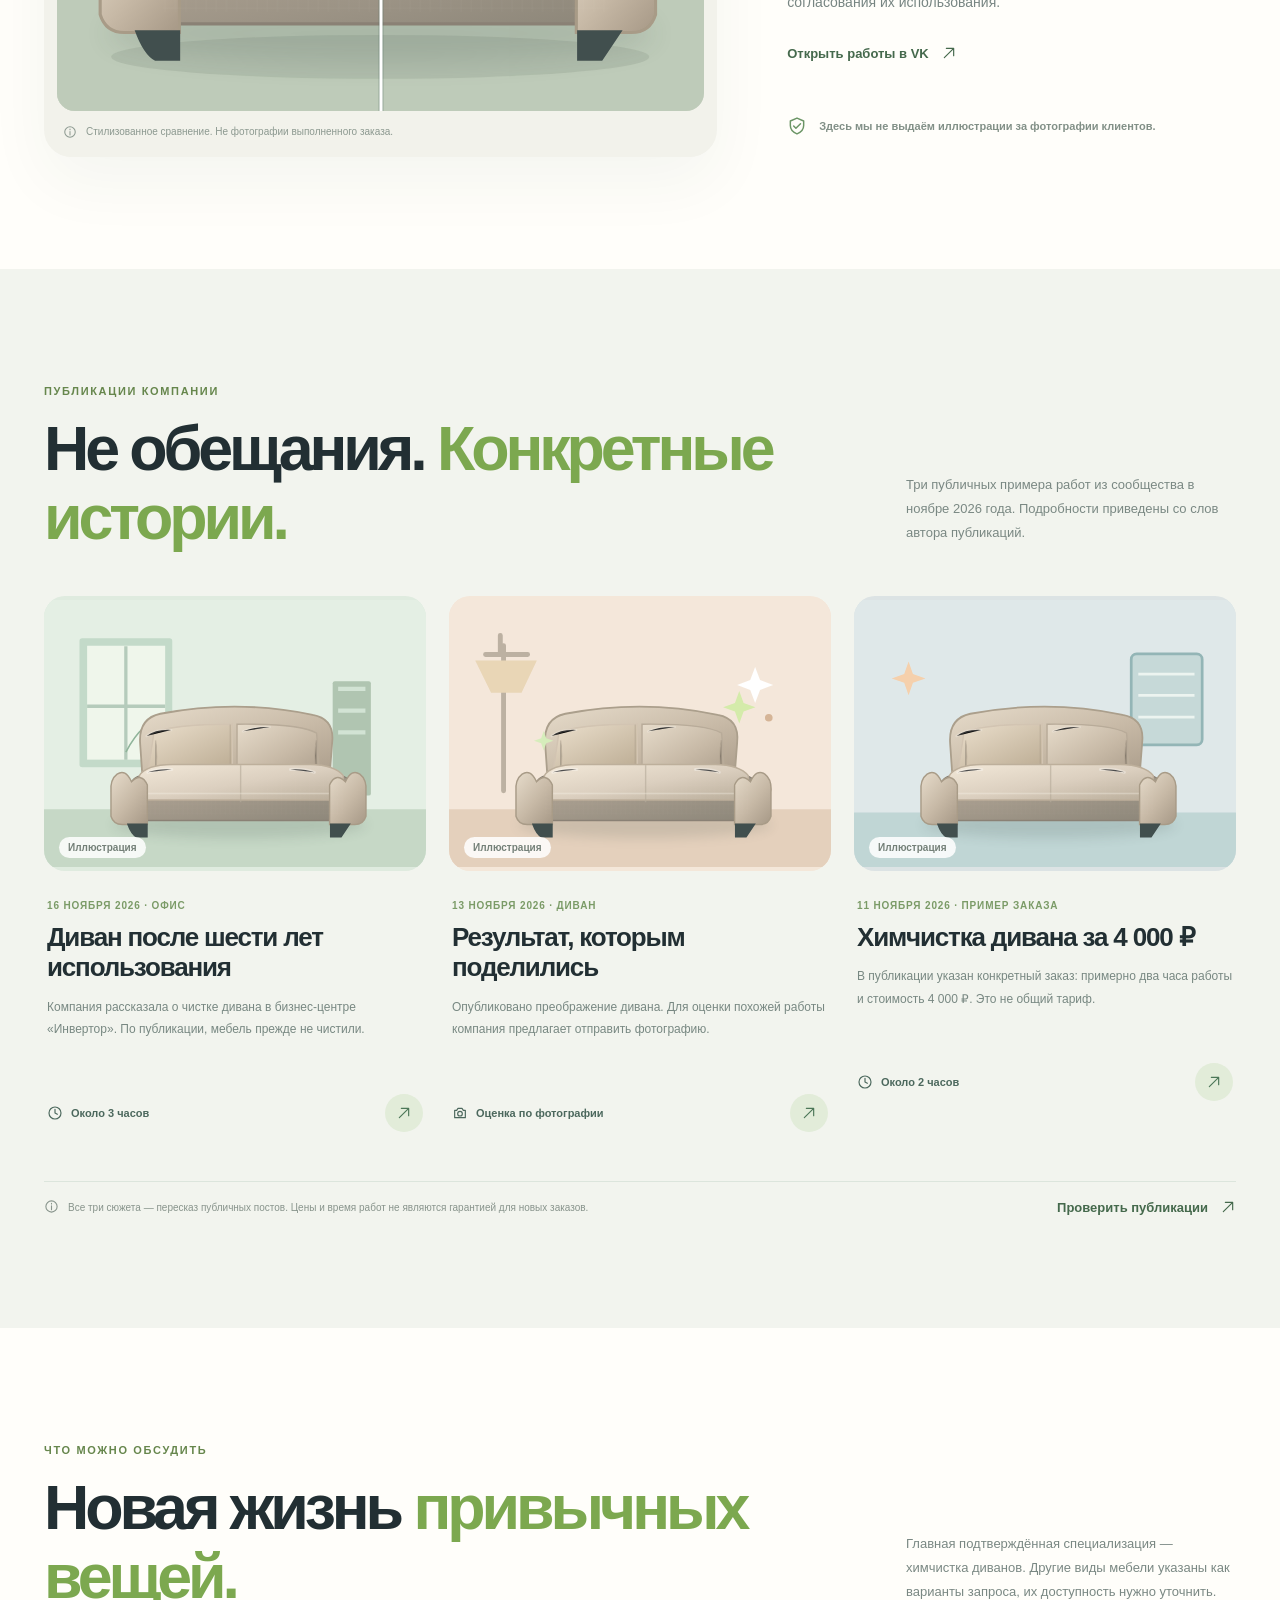
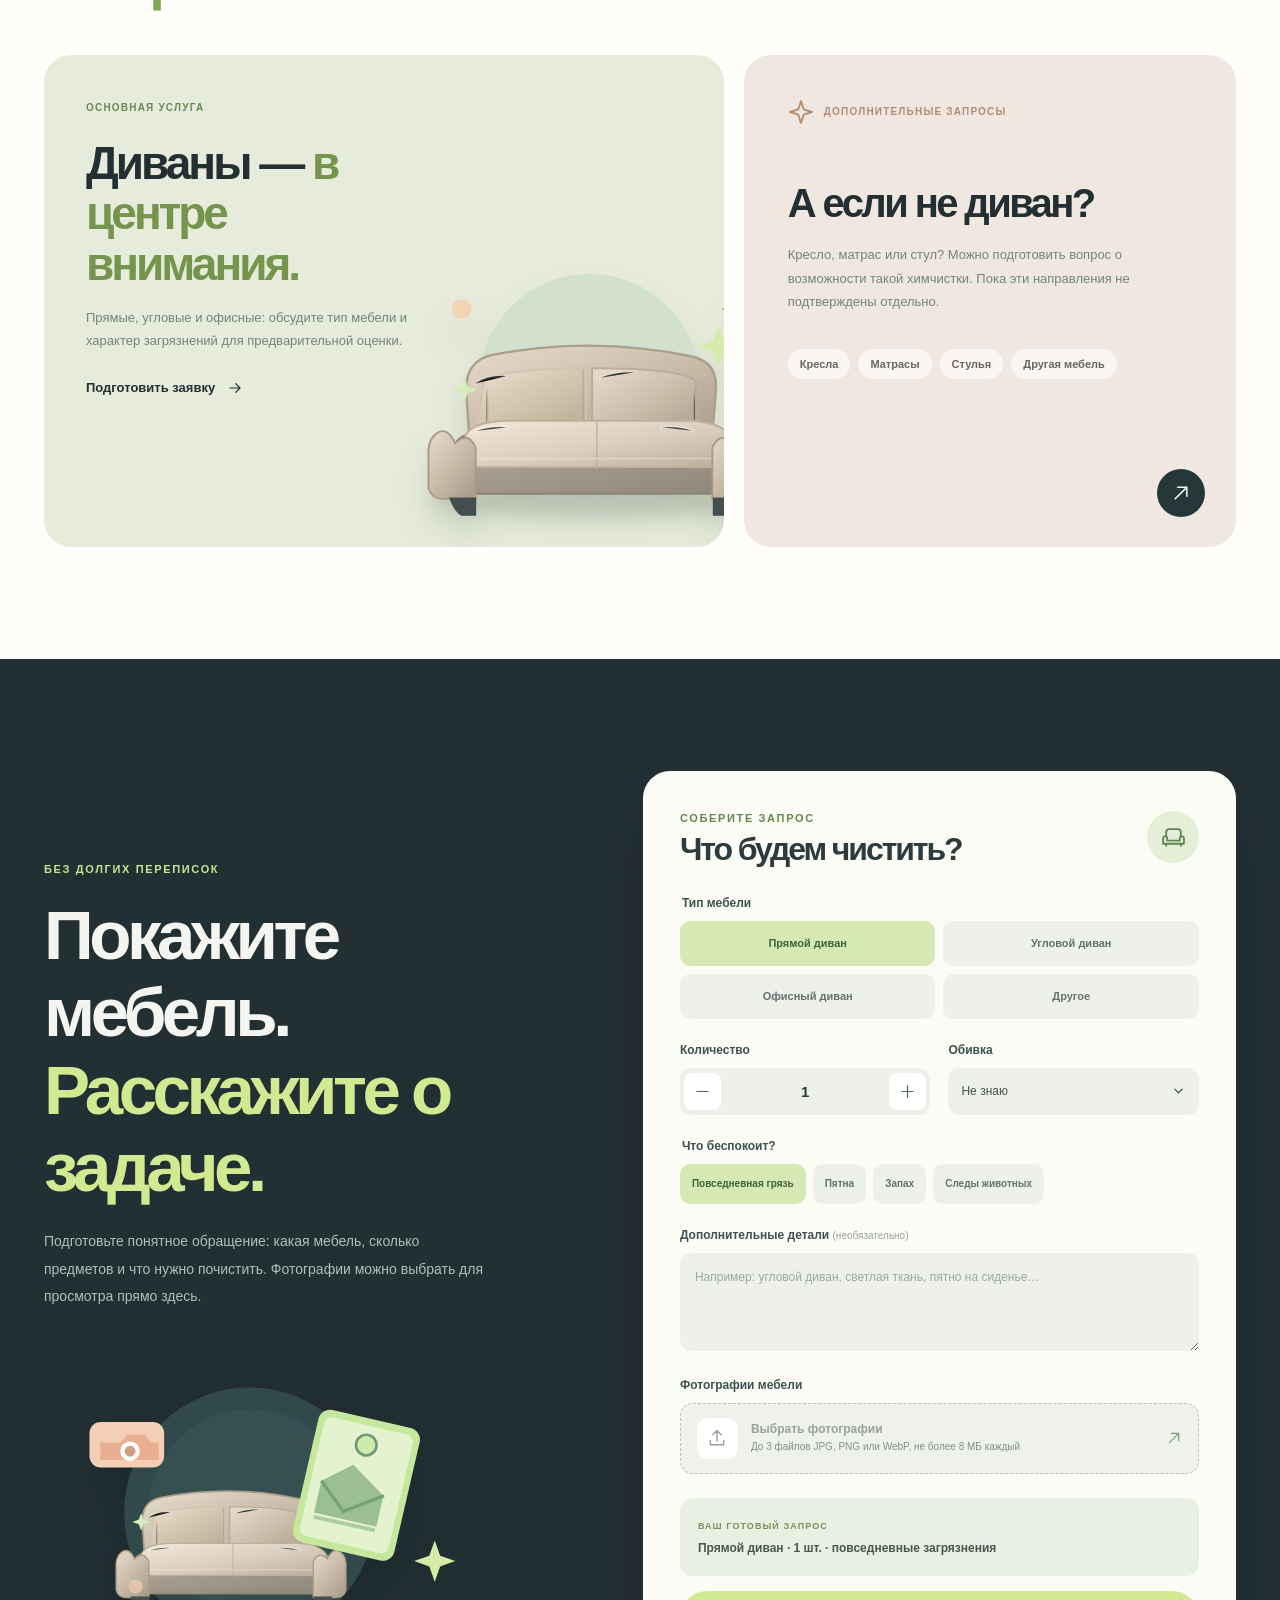
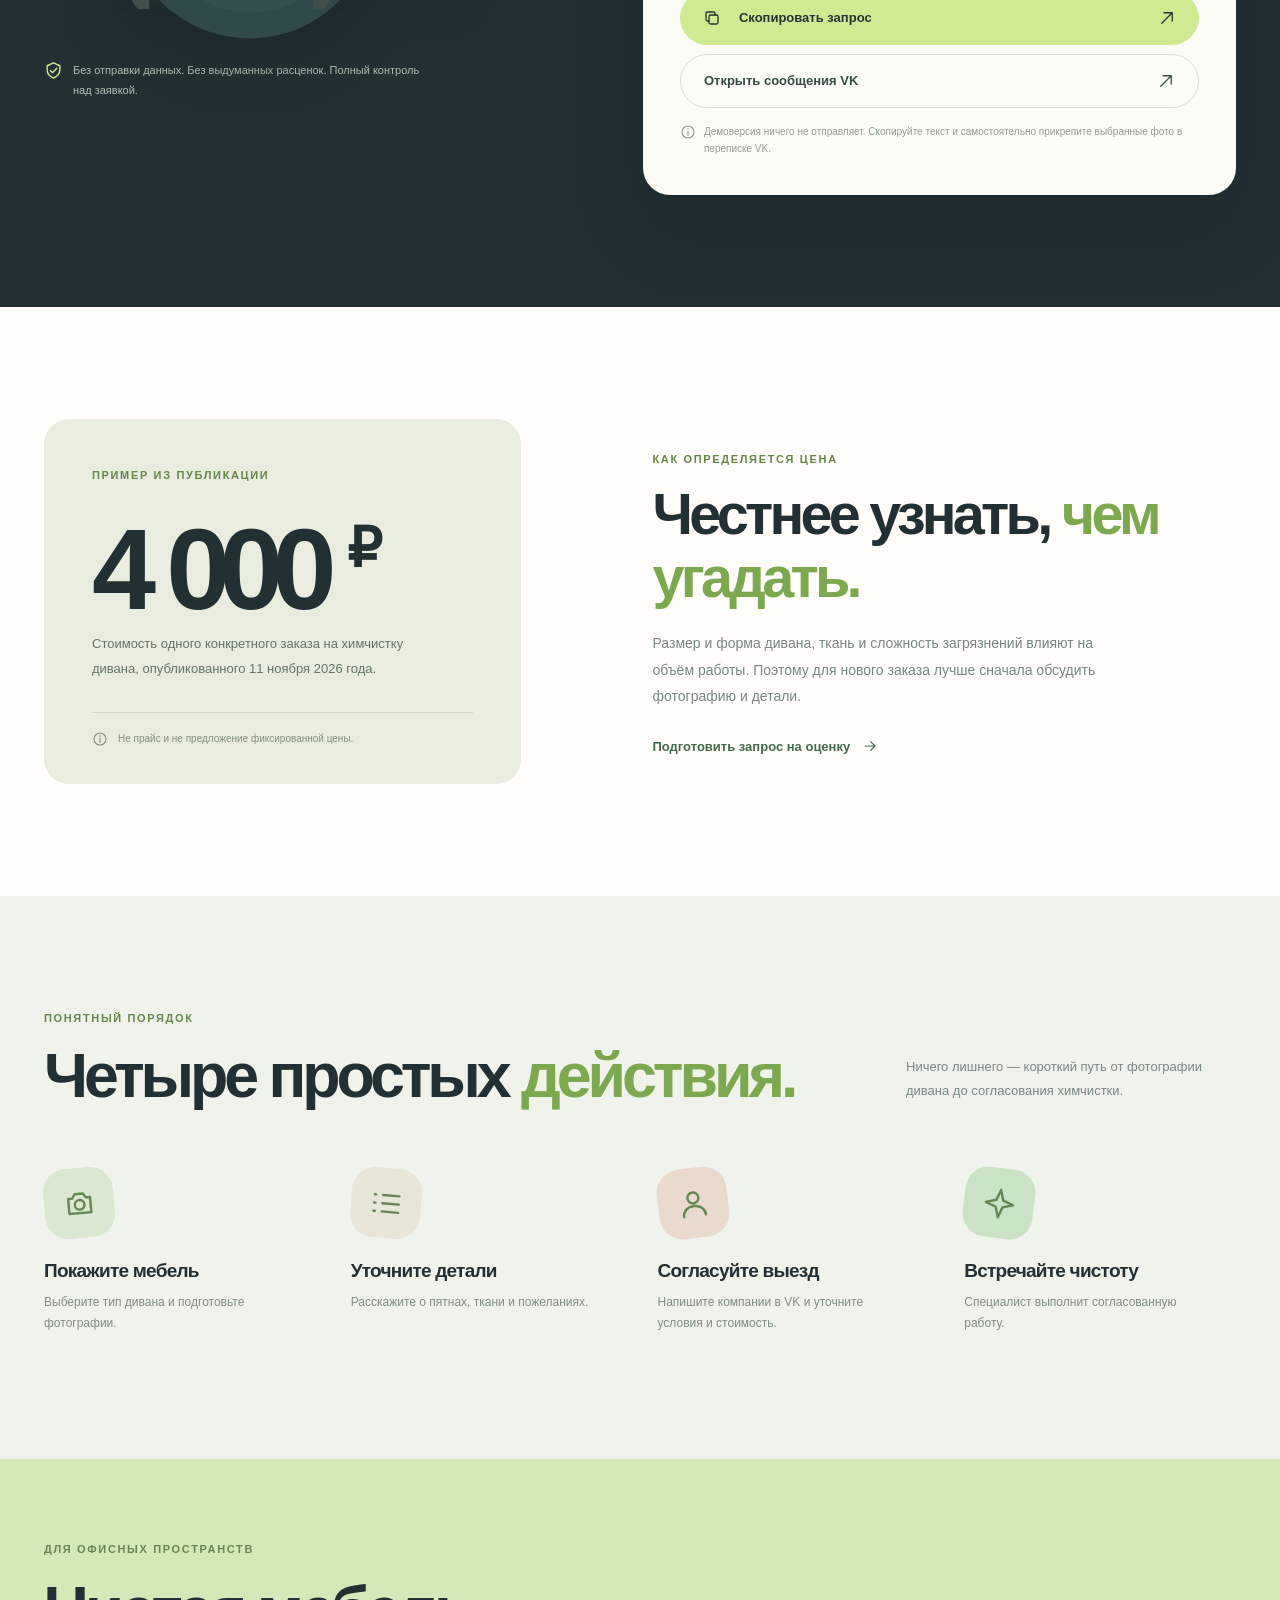
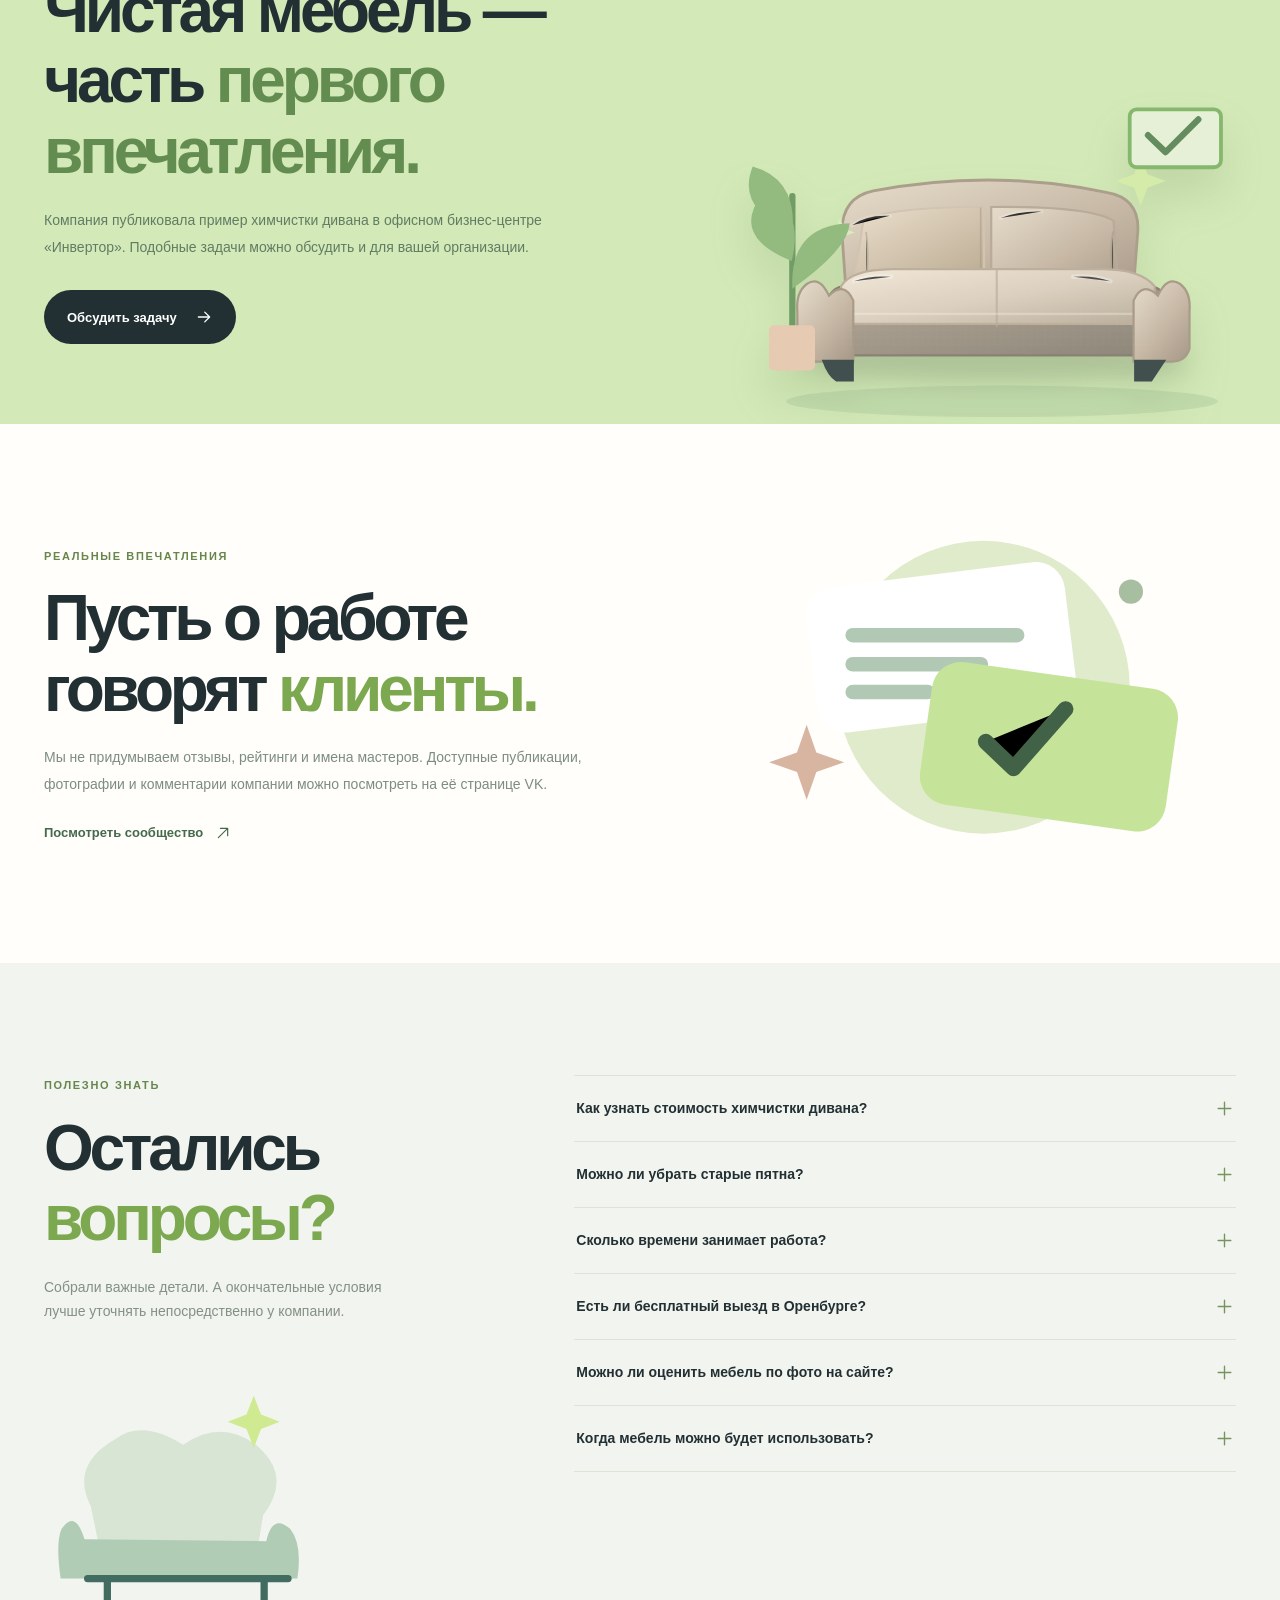
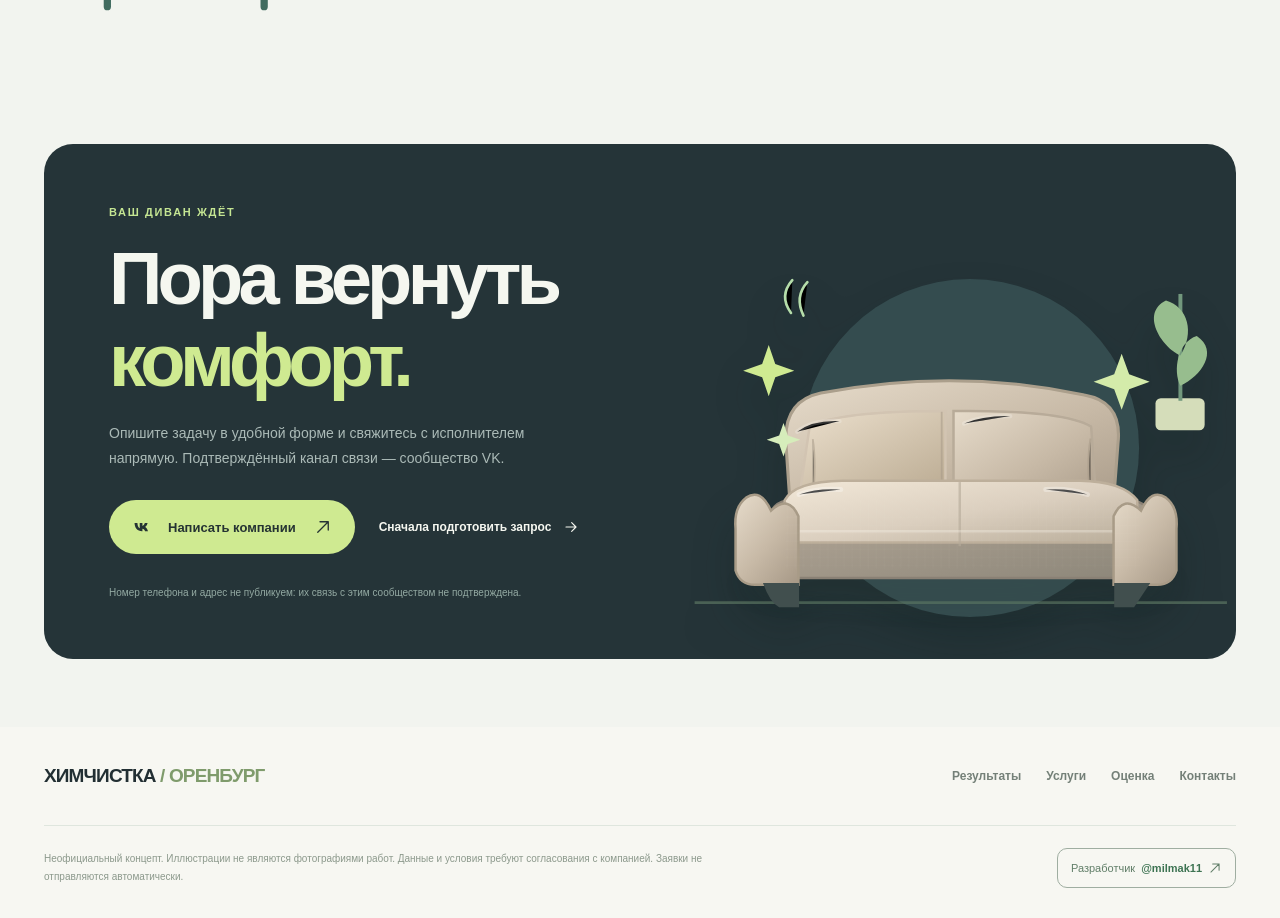
<file: preview-offline.html>
<!doctype html>
<html lang="ru">
<head>
 <meta charset="utf-8" />
 <meta name="viewport" content="width=device-width, initial-scale=1" />
 <meta name="theme-color" content="#f7f7f2" />
 <meta name="robots" content="noindex,nofollow,noarchive" />
 <meta name="description" content="Независимая демоверсия сайта химчистки мягкой мебели в Оренбурге: реальные примеры работ из публичных публикаций, визуальное сравнение и запрос оценки по фото." />
 <link rel="icon" type="image/svg+xml" href="[data-uri]" />
 <style>
:root{--paper:#f7f7f2;--white:#fffefa;--ink:#222f33;--ink2:#344046;--muted:#748184;--lime:#cfea91;--accent:#b7da73;--peach:#f3c7b0;--line:#e4e6de;--display:'Inter Display','Inter',Arial,sans-serif;--body:'Inter',Arial,sans-serif;scroll-behavior:smooth;scroll-padding-top:90px}*{box-sizing:border-box}body{margin:0;background:var(--paper);color:var(--ink);font-family:var(--body);font-size:15px;-webkit-font-smoothing:antialiased;overflow-x:hidden}h1,h2,h3,p{margin-top:0}h1,h2,h3{font-family:var(--display);font-weight:780;letter-spacing:-.065em;line-height:1.1}p{line-height:1.72}a{color:inherit;text-decoration:none}button,input,select,textarea{font:inherit}button{cursor:pointer}svg,img{display:block;max-width:100%}.sprite{width:0;height:0;position:absolute;overflow:hidden}.icon{width:20px;height:20px;fill:none;stroke:currentColor;stroke-width:1.75;stroke-linecap:round;stroke-linejoin:round;flex:none}button:focus-visible,a:focus-visible,input:focus-visible,select:focus-visible,textarea:focus-visible,summary:focus-visible{outline:3px solid #77b76f;outline-offset:3px}.skip{position:absolute;top:-60px;left:18px;background:white;padding:14px;z-index:1000}.skip:focus{top:12px}.wrap{width:min(1250px,calc(100% - 88px));margin-inline:auto}.section{padding:112px 0}.demo-bar{background:#222e32;color:#dce9d4;font-size:10px;letter-spacing:.085em;font-weight:750;min-height:35px;display:flex;gap:10px;align-items:center;justify-content:center;padding:8px 18px;text-align:center}.dot{background:var(--lime);width:7px;height:7px;border-radius:50%;box-shadow:0 0 0 4px #cfea9120}.site-header{z-index:50;position:relative;background:rgba(247,247,242,.97);backdrop-filter:blur(14px);border-bottom:1px solid #e5e8e0}.nav-line{height:91px;display:flex;align-items:center;gap:24px}.wordmark{display:inline-flex;gap:10px;align-items:center;font-size:16px;font-weight:840;letter-spacing:-.045em;white-space:nowrap;line-height:1.1}.wordmark>span:last-child{display:flex;align-items:center;gap:5px}.wordmark-split{color:#98bb71;font-weight:400}.wordmark small{font-size:10px;color:#76827a;font-weight:650;letter-spacing:.055em}.mark{width:43px;height:43px;border-radius:13px;background:#293a3d;color:var(--lime);padding:7px}.main-nav{display:flex;gap:27px;margin-left:auto;align-items:center}.main-nav a{font-size:12px;font-weight:700;color:#586568;transition:color .2s}.main-nav a:hover{color:#2e8c64}.nav-vk{margin-left:12px;display:flex;align-items:center;gap:15px;border-radius:50px;color:#f6f7f2;background:var(--ink);font-size:12px;font-weight:750;white-space:nowrap;padding:13px 16px;transition:transform .2s,background .2s}.nav-vk:hover{background:#526838;transform:translateY(-2px)}.nav-vk .icon{width:15px;height:15px}.menu-btn{display:none;border:0;background:transparent;padding:10px}.mobile-nav[hidden]{display:none}.mobile-nav{display:none}.btn{display:inline-flex;align-items:center;justify-content:center;gap:18px;border:none;border-radius:50px;padding:17px 23px;font-size:13px;font-weight:770;min-height:54px;white-space:nowrap;transition:transform .23s,background .23s,box-shadow .23s}.btn .icon{width:18px;height:18px}.btn:hover{transform:translateY(-3px);box-shadow:0 14px 30px #1c32352b}.btn-lime{background:var(--lime);color:#253333}.btn-lime:hover{background:#bbdf77}.btn-dark{background:var(--ink);color:white}.btn-dark:hover{background:#384d50}.btn-outline{background:transparent;border:1px solid #d4ddd4;color:#384b43}.btn-outline:hover{background:#eaf1e4}.btn-wide{width:100%;justify-content:flex-start}.btn-wide .arrow-end{margin-left:auto}.under-link,.inline-arrow{font-size:13px;font-weight:750;display:inline-flex;align-items:center;gap:12px}.under-link .icon,.inline-arrow .icon{width:16px;height:16px;transition:transform .25s}.under-link:hover .icon,.inline-arrow:hover .icon{transform:translate(4px,-1px)}.inline-arrow{color:#45694c}.eyebrow,.kicker{display:inline-flex;align-items:center;gap:9px;color:#66864c;text-transform:uppercase;font-weight:800;letter-spacing:.15em;font-size:11px}.eyebrow .icon{width:15px;height:15px}.kicker-bright{color:#c5e693}.accent-italic,h2 em,h3 em{font-style:normal;color:#7ca84f}.section-head{display:flex;align-items:end;justify-content:space-between;gap:46px;margin-bottom:44px}.section-head h2{font-size:clamp(42px,4.9vw,69px);margin:16px 0 0;max-width:850px}.section-head>p{font-size:13px;line-height:1.85;max-width:330px;color:#7a8883;margin:0 0 7px}
/* Hero */
.hero{background:#f7f7f2;position:relative;overflow:hidden}.hero-grid{position:relative;min-height:735px;display:grid;grid-template-columns:52% 48%;align-items:center;padding-top:42px;padding-bottom:68px}.hero-copy{position:relative;z-index:4;padding-bottom:24px}.hero h1{font-size:clamp(62px,6.4vw,96px);line-height:1.04;margin:23px 0 25px;max-width:700px;letter-spacing:-.085em}.hero-copy>p{color:#6d7b79;line-height:1.85;max-width:495px;font-size:16px;margin-bottom:30px}.hero-actions{display:flex;align-items:center;gap:25px;flex-wrap:wrap}.hero-cred{display:flex;gap:13px;align-items:center;margin-top:63px}.tiny-icon{width:45px;height:45px;display:grid;place-items:center;border-radius:50%;background:#e9efdf;color:#6d8859}.tiny-icon .icon{width:21px;height:21px}.hero-cred>div:last-child{display:flex;flex-direction:column;gap:4px}.hero-cred strong{font-size:12px;font-weight:800}.hero-cred span{color:#87928d;font-size:11px}.hero-scene{height:620px;position:relative;margin-right:-80px;margin-left:-35px;display:grid;place-items:center}.hero-orbit{position:absolute;width:90%;aspect-ratio:1;border-radius:50%;background:radial-gradient(circle at 38% 34%,#e5eddd 1%,#e9f0df 48%,#d5e6cd 100%);left:7%;top:9%;box-shadow:inset 0 0 70px #ffffff7e}.scene-sofa{position:relative;z-index:2;width:112%;max-width:none;height:108%;object-fit:contain;filter:drop-shadow(0 26px 13px #334e4330);animation:sceneFloat 7.5s ease-in-out infinite alternate}.scene-label{position:absolute;z-index:4;background:#ffffffeb;border-radius:100px;box-shadow:0 15px 38px #3f5d3a1a;display:flex;align-items:center;gap:7px;padding:12px 15px;color:#42534c;font-weight:750;font-size:11px;white-space:nowrap;animation:bob 4s ease-in-out infinite}.scene-label .icon{width:17px;height:17px;color:#8cbd61}.scene-label-one{left:4%;top:22%;transform:rotate(-6deg)}.scene-label-two{bottom:13%;right:5%;animation-delay:-2s}.label-dot{width:7px;height:7px;border-radius:50%;background:#80bc73}.scene-halo{position:absolute;width:20px;height:20px;border-radius:50%;background:#f1c8ab;right:5%;top:15%}.hero-bottom{position:absolute;bottom:22px;left:0;right:0;display:flex;justify-content:space-between;align-items:center;color:#929e95;font-size:10px;font-weight:800;letter-spacing:.15em;border-top:1px solid #e3e7db;padding-top:20px}.marquee{height:68px;background:#cfea91;overflow:hidden;display:flex;align-items:center;color:#283a34}.marquee-track{display:flex;gap:37px;white-space:nowrap;align-items:center;animation:marquee 40s linear infinite;min-width:max-content}.marquee-track span{font-weight:840;letter-spacing:.07em;font-size:17px}.marquee-track .icon{color:#608547;stroke-width:1.5;width:26px;height:26px}
/* Results */
.results-section{background:#fffefa}.results-layout{display:grid;grid-template-columns:1.2fr .8fr;align-items:center;gap:70px}.compare-box{padding:13px;border-radius:27px;background:#f2f2eb;position:relative;box-shadow:0 25px 65px #1939350c}.compare-graphic{position:relative;height:510px;border-radius:18px;overflow:hidden;isolation:isolate;--split:50%}.visual-layer{position:absolute;inset:0}.visual-layer img{height:100%;width:100%;object-fit:cover}.after-layer{clip-path:inset(0 calc(100% - var(--split)) 0 0);z-index:2}.compare-chip{position:absolute;z-index:5;top:22px;font-size:11px;font-weight:850;letter-spacing:.08em;background:#f9f8f4;border-radius:30px;padding:9px 15px}.before-chip{right:20px}.after-chip{left:20px;background:#293d40;color:var(--lime)}.compare-rule{position:absolute;top:0;bottom:0;left:var(--split);width:3px;background:white;transform:translateX(-50%);z-index:4;pointer-events:none;box-shadow:0 0 0 1px #5472685c}.compare-handle{position:absolute;top:50%;left:50%;transform:translate(-50%,-50%);border-radius:50%;height:58px;width:58px;background:#fff;box-shadow:0 8px 27px #21362e3a;display:flex;justify-content:center;align-items:center;color:#3f654e}.compare-handle .icon{width:16px;height:16px}.flip{transform:rotate(90deg)}.flip-right{transform:rotate(-90deg)}.compare-range{position:absolute;opacity:0;inset:13px;width:calc(100% - 26px);height:510px;margin:0;cursor:ew-resize;z-index:10}.art-disclaimer{display:flex;align-items:center;gap:9px;color:#8c9990;font-size:10px;margin:13px 6px 4px;line-height:1.6}.art-disclaimer .icon{width:14px;height:14px}.results-story{padding:20px 0}.story-emblem{width:60px;height:60px;display:grid;place-items:center;border-radius:20px;background:#e7f0de;color:#689458;margin-bottom:32px}.story-emblem .icon{height:28px;width:28px}.results-story h3{font-size:clamp(34px,3.45vw,50px);line-height:1.2;margin:15px 0 19px}.results-story>p{font-size:14px;color:#778582;line-height:1.87;margin-bottom:28px}.story-aside{display:flex;align-items:center;gap:12px;margin-top:55px;color:#829087;font-size:11px;font-weight:650}.story-aside .icon{color:#6b9565}
/* Cases */
.case-section{background:#f2f4ee}.cases-grid{display:grid;grid-template-columns:repeat(3,1fr);gap:23px}.case-card{min-width:0}.case-illustration{height:275px;position:relative;overflow:hidden;border-radius:21px;background:#e1e8df}.case-office{background:#dfebdf}.case-home{background:#f4e7d9}.case-cost{background:#dce3e4}.case-illustration img{width:100%;height:100%;object-fit:contain;transition:transform .6s cubic-bezier(.2,.7,.2,1)}.case-card:hover .case-illustration img{transform:scale(1.06) translateY(-5px)}.case-art-tag{position:absolute;bottom:13px;left:15px;padding:5px 9px;border-radius:30px;font-size:10px;font-weight:700;background:#ffffffd9;color:#748078}.case-detail{padding:24px 3px 4px}.case-meta{font-size:10px;letter-spacing:.085em;font-weight:800;color:#7b9b67}.case-detail h3{font-size:26px;line-height:1.17;margin:10px 0 13px;letter-spacing:-.045em}.case-detail>p{color:#788882;font-size:12px;line-height:1.85;min-height:80px}.case-footer{display:flex;align-items:center;justify-content:space-between;gap:10px;margin-top:18px}.case-footer>span:first-child{font-size:11px;color:#4c685d;font-weight:780;display:flex;align-items:center;gap:8px}.case-footer .icon{width:16px;height:16px}.case-arrow{border-radius:50%;height:38px;width:38px;display:grid;place-items:center;background:#e2ecd9;color:#4c7758}.cases-bottom{margin-top:45px;display:flex;align-items:center;justify-content:space-between;gap:15px;padding-top:17px;border-top:1px solid #dce5dc}.cases-bottom>span{display:flex;align-items:flex-start;gap:9px;color:#88948c;font-size:10px;max-width:720px;line-height:1.7}.cases-bottom>span .icon{width:15px;height:15px}
/* Services */
.services-section{background:#fffefa}.services-grid{display:grid;grid-template-columns:1.16fr .84fr;gap:20px}.service-main{position:relative;overflow:hidden;border-radius:27px;background:#e7ebdc;min-height:492px}.service-heading{position:relative;z-index:2;padding:42px;max-width:64%}.service-overline,.service-other-top>span{font-weight:850;font-size:10px;letter-spacing:.12em;color:#678951}.service-main h3{font-size:46px;line-height:1.1;margin:24px 0 16px}.service-main h3 em{color:#75944d}.service-main p,.service-other p{color:#738577;font-size:13px;line-height:1.83;margin-bottom:25px}.service-main>img{position:absolute;width:62%;height:86%;object-fit:contain;right:-12%;bottom:-11%;transition:transform .5s;filter:drop-shadow(0 22px 15px #516a4c2c)}.service-main:hover>img{transform:translateY(-8px)}.service-other{padding:44px;min-height:492px;border-radius:27px;background:#f0e8e0;position:relative;overflow:hidden}.service-other-top{display:flex;align-items:center;gap:10px}.service-other-top .icon{width:26px;height:26px;color:#b68b6b}.service-other-top>span{color:#ad8c78}.service-other h3{font-size:40px;margin:56px 0 18px}.service-other p{max-width:380px}.service-other-list{display:flex;flex-wrap:wrap;gap:8px;margin-top:35px;max-width:335px}.service-other-list span{border-radius:30px;padding:9px 12px;font-size:11px;font-weight:750;color:#6e655d;background:#ffffff99}.circle-link{position:absolute;right:31px;bottom:30px;width:48px;height:48px;border-radius:50%;background:#26373a;color:#fff;display:grid;place-items:center;transition:transform .2s}.circle-link:hover{transform:translate(3px,-3px)}
/* Estimate */
.estimate-section{background:#222f33;color:#f8f8f3;overflow:hidden}.estimate-layout{display:grid;grid-template-columns:.93fr 1.07fr;gap:7%;align-items:start}.estimate-copy{position:sticky;top:40px;padding-top:48px}.estimate-copy h2{font-size:clamp(43px,5.4vw,73px);line-height:1.12;margin:21px 0 22px;color:#f4f5f0}.estimate-copy h2 em{color:var(--lime)}.estimate-copy>p{font-size:14px;line-height:1.95;color:#aebfbc;max-width:445px}.estimate-sketch{margin:46px 0 -18px}.estimate-sketch img{width:min(460px,100%);filter:drop-shadow(0 22px 27px #0c171a42);animation:sceneFloat 8s ease-in-out infinite alternate}.estimate-trust{display:flex;align-items:start;gap:10px;color:#b0bfb7;font-size:11px;max-width:380px;line-height:1.8;margin-top:20px}.estimate-trust .icon{width:19px;height:19px;color:var(--lime)}.estimate-form{background:#fcfcf7;border-radius:27px;color:#2c3b3d;padding:37px;box-shadow:0 35px 80px #060f1420}.form-topline{display:flex;align-items:center;justify-content:space-between;gap:17px;margin-bottom:29px}.form-topline h3{font-size:32px;margin:7px 0 0}.form-topicon{border-radius:50%;background:#e5efd7;width:52px;height:52px;display:grid;place-items:center;color:#618554}.form-topicon .icon{height:25px;width:25px}.input-group{margin:0 0 24px;border:0;min-width:0;padding:0}.input-group legend,.input-group>label:not(.upload-box){display:block;width:100%;font-size:12px;font-weight:780;color:#3d5250;margin-bottom:11px}.input-group>label span{font-size:10px;color:#98a29b;font-weight:500}.select-buttons{display:grid;grid-template-columns:1fr 1fr;gap:8px}.option-label,.issue-options label{position:relative;cursor:pointer;display:block}.option-label input,.issue-options input{position:absolute;opacity:0;width:1px;height:1px}.option-label span,.issue-options label span{display:flex;align-items:center;justify-content:center;min-height:45px;padding:11px 12px;border-radius:10px;background:#edf1e9;color:#63716e;font-weight:710;font-size:11px;text-align:center;transition:background .2s,color .2s}.option-label input:checked+span,.issue-options input:checked+span{background:#d6e9b5;color:#3e623b}.option-label input:focus-visible+span,.issue-options input:focus-visible+span{outline:3px solid #79b66f}.field-two{display:grid;grid-template-columns:1fr 1fr;gap:18px}.stepper{height:47px;background:#eef1e9;border-radius:11px;display:flex;align-items:center;justify-content:space-between;padding:4px}.stepper button{display:grid;place-items:center;border:none;border-radius:8px;height:37px;width:37px;background:white;color:#506f56}.stepper button .icon{width:17px;height:17px}.stepper output{font-weight:820}.select-wrap{position:relative}.select-wrap select{appearance:none;cursor:pointer;width:100%;border:0;background:#eef1e9;border-radius:11px;padding:13px 33px 13px 13px;font-size:12px;min-height:47px;color:#405452}.select-wrap .icon{position:absolute;right:13px;top:50%;transform:translateY(-50%);pointer-events:none;width:15px;height:15px}.issue-options{display:flex;flex-wrap:wrap;gap:7px}.issue-options label span{font-size:10px;min-height:40px;padding:10px 12px}.input-group textarea{width:100%;border:0;resize:vertical;min-height:98px;padding:15px;background:#eef1e9;border-radius:11px;color:#344749;font-size:12px;line-height:1.6;outline:none}.input-group textarea:focus,.select-wrap select:focus{box-shadow:0 0 0 2px #a0c382}.input-group textarea::placeholder{color:#9da8a0}.upload-box{display:flex;align-items:center;gap:13px;padding:14px 16px;border-radius:13px;background:#eef2ea;border:1px dashed #b2c9a6;cursor:pointer;transition:background .2s}.upload-box:hover{background:#e7f0de}.upload-box input{position:absolute;width:1px;height:1px;opacity:0}.upload-box:focus-within{outline:3px solid #8bb76c}.upload-icon{width:41px;height:41px;background:#fff;border-radius:11px;color:#6c9557;display:grid;place-items:center;flex:none}.upload-box strong{display:block;font-size:12px}.upload-box small{display:block;font-size:10px;color:#829185;line-height:1.6;margin-top:3px}.upload-arrow{width:16px;height:16px;margin-left:auto;color:#799878}.photo-previews{display:flex;gap:9px;flex-wrap:wrap;margin-top:10px}.photo-previews:empty{display:none}.photo-thumb{width:95px;height:96px;position:relative;border-radius:10px;overflow:hidden;background:#e8efe4}.photo-thumb img{width:100%;height:100%;object-fit:cover}.photo-thumb button{position:absolute;right:4px;top:4px;border:0;border-radius:50%;width:22px;height:22px;background:#fff;color:#536b54;display:grid;place-items:center}.photo-thumb button .icon{width:12px;height:12px}.request-preview{border-radius:13px;background:#e9f0e1;padding:17px 18px;margin:4px 0 15px}.request-preview>span{font-size:9px;font-weight:850;letter-spacing:.12em;color:#78905f}.request-preview p{font-size:12px;font-weight:760;color:#475846;line-height:1.65;margin:7px 0 0}.estimate-form .btn-outline{margin-top:9px}.form-disclaimer{font-size:10px;line-height:1.75;margin:15px 0 0;display:flex;gap:8px;align-items:start;color:#919e91}.form-disclaimer .icon{height:16px;width:16px;margin-top:1px;flex:none}
/* Cost */
.cost-section{background:#fffefa}.cost-layout{display:grid;grid-template-columns:.9fr 1.1fr;gap:11%;align-items:center}.cost-big{background:#e8eddf;border-radius:25px;padding:46px 48px 37px}.cost-price{font-family:var(--display);font-size:clamp(82px,9vw,142px);line-height:1.1;letter-spacing:-.095em;font-weight:820;margin-top:24px}.cost-price>span{font-size:.48em;vertical-align:top;display:inline-block;margin-top:12px;letter-spacing:-.04em}.cost-big>p{font-size:13px;line-height:1.9;color:#62746a;max-width:340px;margin-bottom:30px}.cost-note{border-top:1px solid #cbd8c4;padding-top:18px;display:flex;gap:10px;align-items:center;font-size:10px;color:#82917f}.cost-note .icon{height:16px;width:16px}.cost-explain h2{font-size:clamp(40px,4.5vw,61px);margin:17px 0 21px}.cost-explain>p{color:#788780;font-size:14px;line-height:1.9;max-width:485px}.cost-explain .inline-arrow{margin-top:14px}
/* Process */
.process-section{background:#f0f3ec}.process-grid{display:grid;grid-template-columns:repeat(4,1fr);gap:35px;margin-top:58px}.process-icon{width:70px;height:70px;border-radius:23px;background:#dae7d1;color:#658753;display:grid;place-items:center;transform:rotate(-5deg);margin-bottom:23px}.process-icon .icon{width:33px;height:33px}.process-item:nth-child(2) .process-icon{background:#e7e6d8;transform:rotate(5deg)}.process-item:nth-child(3) .process-icon{background:#e9dacd;transform:rotate(-7deg)}.process-item:nth-child(4) .process-icon{background:#c9e3c4;transform:rotate(7deg)}.process-item h3{font-size:19px;letter-spacing:-.04em;margin:0 0 10px}.process-item>p{font-size:12px;color:#7f8d82;line-height:1.8;max-width:250px}
/* Business */
.business-section{background:#d3e9b8;overflow:hidden}.business-layout{display:grid;grid-template-columns:1.15fr .85fr;align-items:center;min-height:505px;gap:4%}.business-copy{padding:80px 0;z-index:2}.business-copy h2{font-size:clamp(44px,5vw,71px);margin:19px 0 21px;max-width:730px}.business-copy h2 em{color:#638c50}.business-copy>p{font-size:14px;color:#617c63;line-height:1.9;max-width:560px;margin-bottom:30px}.business-art{width:110%;max-width:none;align-self:end;justify-self:center;filter:drop-shadow(0 25px 20px #627d4b2a)}
/* Trust */
.trust-section{background:#fffefa}.trust-layout{display:grid;grid-template-columns:1fr .83fr;gap:6%;align-items:center}.trust-copy h2{font-size:clamp(44px,5vw,71px);margin:20px 0 20px}.trust-copy>p{max-width:550px;color:#7d8c84;font-size:14px;line-height:1.9;margin-bottom:26px}.trust-art svg{width:100%;height:auto}
/* FAQ */
.faq-section{background:#f2f4ef}.faq-layout{display:grid;grid-template-columns:.78fr 1.22fr;gap:9%}.faq-intro h2{font-size:clamp(46px,5vw,70px);margin:21px 0}.faq-intro>p{color:#839185;font-size:14px;max-width:370px}.faq-decor{max-width:270px;margin-top:50px}.faq-list{border-top:1px solid #dce4d8}.faq-list details{border-bottom:1px solid #dce4d8}.faq-list summary{display:flex;align-items:center;justify-content:space-between;gap:20px;list-style:none;padding:23px 2px;font-weight:770;font-size:14px;cursor:pointer}.faq-list summary::-webkit-details-marker{display:none}.faq-list summary .icon{height:19px;width:19px;color:#78945e;transition:transform .2s}.faq-list details[open] summary .icon{transform:rotate(45deg)}.faq-list details p{margin:0;padding:0 34px 23px 2px;color:#7e8b82;font-size:12px;line-height:1.85}
/* Contact footer */
.contact-section{background:#f2f4ef;padding:0 0 68px}.contact-hero{background:#253438;color:#f5f7f0;border-radius:29px;min-height:477px;overflow:hidden;display:grid;grid-template-columns:1.1fr .9fr;align-items:center}.contact-hero>div:first-child{padding:58px 0 58px 65px;z-index:2}.contact-hero h2{font-size:clamp(50px,5.8vw,78px);margin:19px 0}.contact-hero h2 em{color:var(--lime)}.contact-hero p{font-size:14px;color:#abbab7;max-width:460px;line-height:1.8;margin:0 0 29px}.contact-actions{display:flex;align-items:center;gap:24px;flex-wrap:wrap}.contact-actions .under-link{font-size:12px}.contact-hero small{display:block;font-size:10px;color:#93a9a2;margin-top:30px;line-height:1.7}.contact-graphic{height:100%;display:flex;align-items:end;justify-content:center}.contact-graphic img{max-width:none;width:110%;height:100%;object-fit:contain;object-position:center bottom;filter:drop-shadow(0 25px 21px #091b183c)}.footer{background:#f7f7f2}.footer-top{display:flex;align-items:center;justify-content:space-between;gap:15px;padding:38px 0}.footer-brand{font-size:19px;font-weight:850;letter-spacing:-.045em}.footer-brand span{color:#7f9b6c}.footer-top nav{display:flex;align-items:center;gap:25px}.footer-top nav a{font-size:12px;font-weight:750;color:#748078}.footer-top nav a:hover{color:#4e805a}.footer-bottom{display:flex;justify-content:space-between;gap:30px;align-items:center;border-top:1px solid #dfe6de;padding:22px 0 30px}.footer-bottom p{font-size:10px;color:#8c998c;max-width:660px;line-height:1.8;margin:0}.dev-link{padding:12px 13px;display:inline-flex;align-items:center;gap:6px;white-space:nowrap;border:1px solid #9faea1;border-radius:10px;font-size:11px;color:#617e68;transition:background .2s}.dev-link strong{color:#3d7352}.dev-link .icon{width:14px;height:14px}.dev-link:hover{background:#e9eee3}.toast{position:fixed;left:50%;bottom:26px;transform:translate(-50%,20px);z-index:200;max-width:calc(100vw - 24px);padding:14px 19px;background:#273c3c;color:white;box-shadow:0 15px 45px #1825284d;border-radius:14px;opacity:0;pointer-events:none;transition:opacity .25s,transform .25s;font-size:12px;text-align:center;font-weight:740}.toast.visible{opacity:1;transform:translate(-50%,0)}.mobile-cta{display:none}
/* Animation */
@keyframes bob{0%,100%{translate:0 0}50%{translate:0 -9px}}@keyframes sceneFloat{0%{transform:translateY(-5px)}100%{transform:translateY(10px)}}@keyframes marquee{0%{transform:translateX(0)}100%{transform:translateX(-50%)}}.reveal{opacity:1;transform:translateY(0);transition:opacity .75s ease,transform .8s cubic-bezier(.2,.8,.3,1)}.js-motion .reveal{opacity:0;transform:translateY(26px)}.js-motion .reveal.is-visible{opacity:1;transform:translateY(0)}
@media(max-width:1140px){.wrap{width:min(100% - 60px,1250px)}.main-nav{gap:17px}.nav-vk{margin-left:0;padding:12px}.hero h1{font-size:clamp(61px,6.2vw,88px)}.hero-scene{margin-right:-50px}.results-layout{gap:36px}.compare-graphic,.compare-range{height:460px}.service-heading{padding:32px;max-width:70%}.service-main h3{font-size:41px}.service-other{padding:32px}.estimate-layout{gap:4%}.estimate-form{padding:27px}.contact-hero>div:first-child{padding-left:45px}}
@media(max-width:960px){.wrap{width:calc(100% - 50px)}.main-nav{display:none}.nav-vk{margin-left:auto}.menu-btn{display:grid;place-items:center}.menu-btn .icon{height:25px;width:25px}.mobile-nav:not([hidden]){display:grid;grid-template-columns:repeat(3,1fr);gap:0 20px;padding:8px 25px 21px;box-shadow:0 18px 24px #1e35311a;background:#f7f7f2}.mobile-nav a{padding:12px 0;font-weight:740;font-size:13px}.hero-grid{min-height:650px;grid-template-columns:52% 48%}.hero h1{font-size:clamp(54px,6.1vw,76px)}.hero-scene{height:560px;margin-right:-40px}.hero-copy>p{font-size:14px}.hero-cred{margin-top:38px}.section{padding:90px 0}.section-head h2{font-size:clamp(41px,5vw,61px)}.case-illustration{height:225px}.case-detail h3{font-size:22px}.case-detail>p{min-height:112px}.service-main,.service-other{min-height:430px}.service-heading{max-width:76%}.service-main>img{right:-22%}.service-other h3{margin-top:44px}.estimate-layout{grid-template-columns:.84fr 1.16fr}.estimate-copy h2{font-size:clamp(42px,5vw,60px)}.estimate-form{padding:25px}.contact-hero h2{font-size:60px}}
@media(max-width:760px){:root{scroll-padding-top:72px}.wrap{width:calc(100% - 36px)}.section{padding:74px 0}.demo-bar{font-size:8px;min-height:28px;line-height:1.5}.nav-line{height:70px;gap:8px}.wordmark{font-size:13px;gap:8px}.wordmark small{font-size:9px}.mark{height:40px;width:40px}.nav-vk{margin-left:auto;font-size:11px;padding:11px}.menu-btn{padding:9px}.mobile-nav:not([hidden]){grid-template-columns:1fr 1fr}.hero-grid{min-height:0;display:flex;flex-direction:column;align-items:stretch;padding-top:49px;padding-bottom:50px}.hero h1{font-size:clamp(55px,9vw,81px);max-width:630px;margin:18px 0 23px}.hero-copy>p{font-size:14px;max-width:530px}.hero-actions{gap:18px}.hero-cred{margin-top:32px}.hero-scene{width:min(100%,600px);height:auto;aspect-ratio:1.13;margin:0 auto -8px}.scene-sofa{width:100%;height:100%}.hero-orbit{top:7%;left:7%}.scene-label-one{left:0;top:12%}.scene-label-two{bottom:17%;right:3%}.hero-bottom{position:relative;bottom:auto;margin-top:4px;padding-top:17px}.marquee{height:57px}.marquee-track{gap:23px}.marquee-track span{font-size:14px}.section-head{display:block;margin-bottom:28px}.section-head h2{font-size:clamp(41px,7.5vw,59px)}.section-head>p{margin:20px 0 0;max-width:550px}.results-layout,.services-grid,.estimate-layout,.cost-layout,.trust-layout,.faq-layout{grid-template-columns:1fr;gap:34px}.compare-box{max-width:650px;width:100%;margin:auto}.compare-graphic,.compare-range{height:400px}.results-story{padding:0}.results-story h3{max-width:650px;font-size:41px}.story-aside{margin-top:22px}.cases-grid{grid-template-columns:1fr 1fr;gap:32px 17px}.case-card:last-child{grid-column:1/-1;display:grid;grid-template-columns:1fr 1fr;align-items:center;gap:22px}.case-card:last-child .case-illustration{height:230px}.case-detail>p{min-height:auto}.case-illustration{height:240px}.cases-bottom{display:block}.cases-bottom .inline-arrow{margin-top:14px}.service-main{min-height:385px}.service-heading{max-width:63%}.service-main>img{width:62%;right:-13%;bottom:-10%}.service-other{min-height:365px}.service-other h3{margin-top:25px}.estimate-copy{position:relative;top:auto;padding:0}.estimate-copy h2{font-size:55px;max-width:650px}.estimate-sketch{max-width:410px;margin:10px auto -30px}.estimate-trust{margin-bottom:0}.estimate-form{padding:31px}.cost-layout{gap:31px}.cost-big{max-width:610px;width:100%}.cost-explain{padding:0 6px}.process-grid{grid-template-columns:repeat(2,1fr);gap:33px}.business-layout{display:flex;flex-direction:column;align-items:stretch;min-height:0}.business-copy{padding:70px 0 0}.business-copy h2{max-width:630px}.business-art{max-width:600px;width:100%;align-self:center;max-height:340px}.trust-art{max-width:450px;margin:auto}.faq-decor{display:none}.faq-intro>p{max-width:550px}.contact-hero{grid-template-columns:1fr;min-height:0}.contact-hero>div:first-child{padding:51px 37px 0}.contact-graphic{max-width:470px;min-height:210px;margin:auto}.contact-graphic img{width:100%;max-height:275px}.footer-top{display:block}.footer-top nav{margin-top:20px;flex-wrap:wrap}.footer-bottom{align-items:flex-start;flex-direction:column;gap:16px}.mobile-cta{display:block;position:fixed;bottom:0;left:0;right:0;z-index:45;background:#f9f9f5ee;backdrop-filter:blur(12px);padding:9px 15px calc(10px + env(safe-area-inset-bottom));box-shadow:0 -8px 35px #1d312d18}.mobile-cta a{background:#cfea91;display:flex;align-items:center;gap:12px;padding:12px 17px;border-radius:50px;justify-content:center;font-weight:760;font-size:12px}.mobile-cta .icon{width:17px;height:17px}.mobile-cta a>.icon:last-child{margin-left:auto}.footer{padding-bottom:72px}.toast{bottom:78px}}
@media(max-width:500px){.wrap{width:calc(100% - 30px)}.nav-vk{display:none}.section{padding:63px 0}.hero-grid{padding-top:39px}.hero h1{font-size:clamp(50px,11vw,65px)}.hero-copy>p{font-size:13px}.hero-cred span{font-size:10px}.hero-scene{margin-top:17px}.scene-label{font-size:9px;padding:9px 10px}.scene-label .icon{height:14px;width:14px}.hero-bottom{font-size:8px;letter-spacing:.08em}.hero-bottom span:last-child{display:none}.eyebrow,.kicker{font-size:9px}.section-head h2{font-size:clamp(39px,10vw,52px)}.section-head>p{font-size:12px}.compare-box{padding:8px;border-radius:18px}.compare-graphic,.compare-range{height:285px}.compare-range{inset:8px;width:calc(100% - 16px)}.compare-chip{top:13px;font-size:9px;padding:7px 10px}.before-chip{right:12px}.after-chip{left:12px}.compare-handle{height:45px;width:45px}.results-story h3{font-size:34px}.cases-grid{grid-template-columns:1fr;gap:32px}.case-card:last-child{display:block;grid-column:auto}.case-illustration,.case-card:last-child .case-illustration{height:255px}.case-detail{padding-top:16px}.case-detail h3{font-size:24px}.case-detail>p{min-height:0}.case-footer{margin-top:12px}.service-main{min-height:410px}.service-heading{max-width:81%;padding:25px}.service-main h3{font-size:37px}.service-main p{font-size:12px}.service-main>img{width:78%;right:-19%;bottom:-17%;opacity:.91}.service-other{padding:27px;min-height:365px}.service-other h3{font-size:36px}.estimate-copy h2{font-size:clamp(44px,10vw,59px)}.estimate-copy>p{font-size:13px}.estimate-form{padding:23px 17px}.form-topline h3{font-size:27px}.form-topicon{height:44px;width:44px}.option-label span{font-size:10px;padding:10px 5px}.field-two{gap:10px}.input-group legend,.input-group>label:not(.upload-box){font-size:11px}.upload-box{gap:9px;padding:12px 10px}.upload-box strong{font-size:11px}.upload-box small{font-size:9px}.upload-arrow{display:none}.cost-big{padding:30px 25px}.cost-price{font-size:clamp(76px,19vw,105px)}.cost-explain h2{font-size:45px}.process-grid{gap:25px 15px}.process-item h3{font-size:16px}.process-item>p{font-size:11px}.process-icon{width:58px;height:58px}.process-icon .icon{width:27px;height:27px}.business-copy h2{font-size:45px}.trust-copy h2{font-size:45px}.faq-intro h2{font-size:48px}.faq-list summary{font-size:12px}.contact-hero{border-radius:23px}.contact-hero>div:first-child{padding:36px 23px 0}.contact-hero h2{font-size:50px}.contact-hero p{font-size:12px}.contact-actions{gap:15px}.contact-hero small{font-size:9px}.footer-top nav{gap:13px}.footer-top nav a{font-size:11px}}
@media(prefers-reduced-motion:reduce){:root{scroll-behavior:auto}*,*:before,*:after{animation-duration:.01ms!important;animation-iteration-count:1!important;transition-duration:.01ms!important}.reveal{opacity:1!important;transform:none!important}}

</style>
 <title>Химчистка мебели в Оренбурге — независимая демоверсия</title>
</head>
<body>
 <svg class="sprite" aria-hidden="true" xmlns="http://www.w3.org/2000/svg">
  <symbol id="i-arrow" viewBox="0 0 24 24"><path d="M4.5 12h15M13 5.5l6.5 6.5L13 18.5"/></symbol>
  <symbol id="i-diagonal" viewBox="0 0 24 24"><path d="m5 19 14-14M8 5h11v11"/></symbol>
  <symbol id="i-chevron" viewBox="0 0 24 24"><path d="m6 9 6 6 6-6"/></symbol>
  <symbol id="i-plus" viewBox="0 0 24 24"><path d="M12 4v16M4 12h16"/></symbol>
  <symbol id="i-minus" viewBox="0 0 24 24"><path d="M4 12h16"/></symbol>
  <symbol id="i-check" viewBox="0 0 24 24"><path d="m5 12 4.5 4.5L19.5 6"/></symbol>
  <symbol id="i-close" viewBox="0 0 24 24"><path d="M5 5 19 19M19 5 5 19"/></symbol>
  <symbol id="i-menu" viewBox="0 0 24 24"><path d="M3 7h18M3 12h18M3 17h18"/></symbol>
  <symbol id="i-camera" viewBox="0 0 24 24"><path d="M4 8h3l2-3h6l2 3h3v11H4V8Z"/><circle cx="12" cy="13" r="3.5"/></symbol>
  <symbol id="i-sparkle" viewBox="0 0 24 24"><path d="m12 2 2.5 7.5L22 12l-7.5 2.5L12 22l-2.5-7.5L2 12l7.5-2.5L12 2Z"/></symbol>
  <symbol id="i-vk" viewBox="0 0 24 24"><path d="M3.4 6.7h3.8c.2 4.5 1.8 6.4 3.1 6.8V6.7h3.6v3.9c1.2-.2 2.7-1.9 3.2-3.9h3.7c-.4 2.5-2 4.4-3.3 5.3 1.4.8 3.2 2.6 3.8 5.5h-3.9c-.5-1.8-1.9-3.2-3.5-3.3v3.3h-.5c-6.2 0-9.6-3.6-10-10.8Z" fill="currentColor" stroke="none"/></symbol>
  <symbol id="i-clock" viewBox="0 0 24 24"><circle cx="12" cy="12" r="9"/><path d="M12 6.5V12l3.5 2"/></symbol>
  <symbol id="i-pin" viewBox="0 0 24 24"><path d="M19 10c0 5.4-7 11-7 11s-7-5.6-7-11a7 7 0 1 1 14 0Z"/><circle cx="12" cy="10" r="2.2"/></symbol>
  <symbol id="i-shield" viewBox="0 0 24 24"><path d="M12 2.5 20 6v5.5c0 5-3 8-8 10-5-2-8-5-8-10V6Z"/><path d="m8 12 2.7 2.7 5.5-5.5"/></symbol>
  <symbol id="i-copy" viewBox="0 0 24 24"><rect x="8" y="8" width="12" height="12" rx="2"/><path d="M16 8V6a2 2 0 0 0-2-2H6a2 2 0 0 0-2 2v8a2 2 0 0 0 2 2h2"/></symbol>
  <symbol id="i-upload" viewBox="0 0 24 24"><path d="M12 16V3m-5 5 5-5 5 5M4 15v5h16v-5"/></symbol>
  <symbol id="i-sofa" viewBox="0 0 24 24"><path d="M5 11V7a3 3 0 0 1 3-3h8a3 3 0 0 1 3 3v4M4 11a2 2 0 0 0-2 2v5h20v-5a2 2 0 0 0-4 0v2H6v-2a2 2 0 0 0-2-2Zm1 7v2m14-2v2"/></symbol>
  <symbol id="i-droplet" viewBox="0 0 24 24"><path d="M12 2c-3.5 5.2-7 9.5-7 13a7 7 0 0 0 14 0c0-3.5-3.5-7.8-7-13Z"/><path d="M9 15c0 2 1 3 3 3"/></symbol>
  <symbol id="i-user" viewBox="0 0 24 24"><circle cx="12" cy="8" r="4"/><path d="M4 21c0-4 3-7 8-7s8 3 8 7"/></symbol>
  <symbol id="i-star" viewBox="0 0 24 24"><path d="m12 2.5 3 6.2 6.8 1-4.9 4.8 1.2 6.8-6.1-3.2-6.1 3.2 1.2-6.8-4.9-4.8 6.8-1Z"/></symbol>
  <symbol id="i-list" viewBox="0 0 24 24"><path d="M9 6h12M9 12h12M9 18h12M3 6h1M3 12h1M3 18h1"/></symbol>
  <symbol id="i-info" viewBox="0 0 24 24"><circle cx="12" cy="12" r="9"/><path d="M12 11v6m0-10v1"/></symbol>
 </svg>
 <a class="skip" href="#main">К содержанию</a>
 <div class="demo-bar"><span class="dot" aria-hidden="true"></span> НЕЗАВИСИМАЯ ДЕМОНСТРАЦИЯ · ЭТО НЕ ОФИЦИАЛЬНЫЙ САЙТ КОМПАНИИ</div>
 <header class="site-header" id="top"><div class="wrap nav-line">
   <a href="#top" class="wordmark" aria-label="На главную">
      <span class="mark"><svg viewBox="0 0 42 42" role="img" aria-label="Символ чистой мебели"><path d="M5 24h32v9H5zM9 24V15c0-3 3-5 6-5h12c3 0 6 2 6 5v9M5 25c-5-1-4-8 1-8h2m29 8c5-1 4-8-1-8h-2" fill="none" stroke="currentColor" stroke-width="3.3" stroke-linejoin="round"/><path d="M21 3v7M17.5 6.5h7" stroke="currentColor" stroke-width="2.4" stroke-linecap="round"/></svg></span>
      <span>ХИМЧИСТКА<span class="wordmark-split">/</span><small>ОРЕНБУРГ</small></span>
   </a>
   <nav class="main-nav" aria-label="Основное меню"><a href="#results">Результаты</a><a href="#services">Услуги</a><a href="#estimate">Оценка по фото</a><a href="#process">Как работаем</a><a href="#contacts">Контакты</a></nav>
   <a class="nav-vk" href="https://vk.me/pandacleaning56" target="_blank" rel="noopener noreferrer">Написать в VK <svg class="icon"><use href="#i-diagonal"/></svg></a>
   <button type="button" class="menu-btn" id="menu-btn" aria-expanded="false" aria-controls="mobile-nav" aria-label="Открыть меню"><svg class="icon"><use href="#i-menu"/></svg></button>
 </div><nav class="mobile-nav" id="mobile-nav" aria-label="Меню для телефона" hidden><a href="#results">Результаты</a><a href="#services">Услуги</a><a href="#estimate">Оценка по фото</a><a href="#process">Как работаем</a><a href="#cases">Кейсы</a><a href="#contacts">Контакты</a></nav></header>
 <main id="main">
  <section class="hero"><div class="wrap hero-grid">
   <div class="hero-copy reveal"><span class="eyebrow"><svg class="icon"><use href="#i-sparkle"/></svg> ХИМЧИСТКА МЯГКОЙ МЕБЕЛИ В ОРЕНБУРГЕ</span>
    <h1>У вашего дивана <span class="accent-italic">ещё всё</span> впереди.</h1>
    <p>Помогаем вернуть мебели ухоженный вид. Покажите, что нужно почистить, — и подготовьте запрос на оценку по фотографии.</p>
    <div class="hero-actions"><a href="#estimate" class="btn btn-lime">Оценить по фото <svg class="icon"><use href="#i-diagonal"/></svg></a><a href="#results" class="under-link">Посмотреть результаты <svg class="icon"><use href="#i-arrow"/></svg></a></div>
    <div class="hero-cred"><div class="tiny-icon"><svg class="icon"><use href="#i-clock"/></svg></div><div><strong>Реальные кейсы ноября 2026</strong><span>Работы, которыми компания делилась в VK</span></div></div>
   </div>
   <div class="hero-scene reveal"><div class="hero-orbit"></div><div class="scene-label scene-label-one"><svg class="icon"><use href="#i-sparkle"/></svg> Мягко к ткани</div><img src="[data-uri]" class="scene-sofa" alt="Авторская иллюстрация мягкого дивана с чистой обивкой и оборудованием для химчистки"/><div class="scene-label scene-label-two"><span class="label-dot"></span> Чистота в деталях</div><div class="scene-halo" aria-hidden="true"></div></div>
   <div class="hero-bottom"><span>ОРЕНБУРГ · ВЫЕЗДНАЯ ХИМЧИСТКА</span><span>ПОРТФОЛИО И УДОБНАЯ ОЦЕНКА</span></div>
  </div></section>
  <div class="marquee" aria-hidden="true"><div class="marquee-track"><span>ЛЮБИМЫЙ ДИВАН</span><svg class="icon"><use href="#i-sparkle"/></svg><span>ЧИСТО И АККУРАТНО</span><svg class="icon"><use href="#i-sparkle"/></svg><span>БОЛЬШЕ УЮТА</span><svg class="icon"><use href="#i-sparkle"/></svg><span>ЛЮБИМЫЙ ДИВАН</span><svg class="icon"><use href="#i-sparkle"/></svg><span>ЧИСТО И АККУРАТНО</span><svg class="icon"><use href="#i-sparkle"/></svg><span>БОЛЬШЕ УЮТА</span><svg class="icon"><use href="#i-sparkle"/></svg></div></div>

  <section class="section results-section" id="results"><div class="wrap"><div class="section-head reveal"><div><span class="kicker">НАША ВИЗУАЛЬНАЯ ИДЕЯ</span><h2>Разница, которую <em>видно.</em></h2></div><p>Потяните разделитель и сравните два состояния мебели. Это демонстрационные SVG-иллюстрации — настоящие результаты смотрите в VK.</p></div>
   <div class="results-layout"><div class="compare-box reveal"><div class="compare-graphic" id="compare-graphic" style="--split: 50%"><div class="visual-layer before-layer"><img src="[data-uri]" alt="Иллюстрация дивана до чистки с видимыми пятнами"/><span class="compare-chip before-chip">ДО</span></div><div class="visual-layer after-layer"><img src="[data-uri]" alt="Иллюстрация чистого дивана после обработки"/><span class="compare-chip after-chip">ПОСЛЕ</span></div><div class="compare-rule" aria-hidden="true"><span class="compare-handle"><svg class="icon flip"><use href="#i-chevron"/></svg><svg class="icon flip-right"><use href="#i-chevron"/></svg></span></div></div><input id="compare-range" class="compare-range" type="range" min="0" max="100" value="50" aria-label="Изменить границу между изображениями до и после"/><p class="art-disclaimer"><svg class="icon"><use href="#i-info"/></svg> Стилизованное сравнение. Не фотографии выполненного заказа.</p></div>
    <div class="results-story reveal"><div class="story-emblem"><svg class="icon"><use href="#i-camera"/></svg></div><span class="kicker">СИЛА РЕАЛЬНЫХ РЕЗУЛЬТАТОВ</span><h3>Хорошую работу лучше один раз увидеть.</h3><p>В публикациях компании есть конкретные диваны, длительность чистки и фотографии. На официальной версии сайта эти материалы смогут стать главным аргументом доверия — после согласования их использования.</p><a href="https://vk.com/pandacleaning56" target="_blank" rel="noopener noreferrer" class="inline-arrow">Открыть работы в VK <svg class="icon"><use href="#i-diagonal"/></svg></a><div class="story-aside"><svg class="icon"><use href="#i-shield"/></svg><span>Здесь мы не выдаём иллюстрации за фотографии клиентов.</span></div></div>
   </div></div></section>

  <section class="section case-section" id="cases"><div class="wrap"><div class="section-head reveal"><div><span class="kicker">ПУБЛИКАЦИИ КОМПАНИИ</span><h2>Не обещания. <em>Конкретные истории.</em></h2></div><p>Три публичных примера работ из сообщества в ноябре 2026 года. Подробности приведены со слов автора публикаций.</p></div>
   <div class="cases-grid" id="cases-grid"><article class="case-card reveal" data-case-type="office"><div class="case-illustration case-office"><img src="[data-uri]" alt="Иллюстрация офисного дивана"/><span class="case-art-tag">Иллюстрация</span></div><div class="case-detail"><span class="case-meta">16 НОЯБРЯ 2026 · ОФИС</span><h3>Диван после шести лет использования</h3><p>Компания рассказала о чистке дивана в бизнес-центре «Инвертор». По публикации, мебель прежде не чистили.</p><div class="case-footer"><span><svg class="icon"><use href="#i-clock"/></svg> Около 3 часов</span><span class="case-arrow"><svg class="icon"><use href="#i-diagonal"/></svg></span></div></div></article>
   <article class="case-card reveal" data-case-type="home"><div class="case-illustration case-home"><img src="[data-uri]" alt="Иллюстрация очищаемого дивана"/><span class="case-art-tag">Иллюстрация</span></div><div class="case-detail"><span class="case-meta">13 НОЯБРЯ 2026 · ДИВАН</span><h3>Результат, которым поделились</h3><p>Опубликовано преображение дивана. Для оценки похожей работы компания предлагает отправить фотографию.</p><div class="case-footer"><span><svg class="icon"><use href="#i-camera"/></svg> Оценка по фотографии</span><span class="case-arrow"><svg class="icon"><use href="#i-diagonal"/></svg></span></div></div></article>
   <article class="case-card reveal" data-case-type="home"><div class="case-illustration case-cost"><img src="[data-uri]" alt="Иллюстрация химчистки дивана"/><span class="case-art-tag">Иллюстрация</span></div><div class="case-detail"><span class="case-meta">11 НОЯБРЯ 2026 · ПРИМЕР ЗАКАЗА</span><h3>Химчистка дивана за 4 000 ₽</h3><p>В публикации указан конкретный заказ: примерно два часа работы и стоимость 4 000 ₽. Это не общий тариф.</p><div class="case-footer"><span><svg class="icon"><use href="#i-clock"/></svg> Около 2 часов</span><span class="case-arrow"><svg class="icon"><use href="#i-diagonal"/></svg></span></div></div></article></div>
   <div class="cases-bottom reveal"><span><svg class="icon"><use href="#i-info"/></svg> Все три сюжета — пересказ публичных постов. Цены и время работ не являются гарантией для новых заказов.</span><a class="inline-arrow" href="https://vk.com/pandacleaning56" target="_blank" rel="noopener noreferrer">Проверить публикации <svg class="icon"><use href="#i-diagonal"/></svg></a></div>
  </div></section>

  <section class="section services-section" id="services"><div class="wrap"><div class="section-head reveal"><div><span class="kicker">ЧТО МОЖНО ОБСУДИТЬ</span><h2>Новая жизнь <em>привычных вещей.</em></h2></div><p>Главная подтверждённая специализация — химчистка диванов. Другие виды мебели указаны как варианты запроса, их доступность нужно уточнить.</p></div>
   <div class="services-grid"><article class="service-main reveal"><div class="service-heading"><span class="service-overline">ОСНОВНАЯ УСЛУГА</span><h3>Диваны — <em>в центре внимания.</em></h3><p>Прямые, угловые и офисные: обсудите тип мебели и характер загрязнений для предварительной оценки.</p><a href="#estimate" class="under-link">Подготовить заявку <svg class="icon"><use href="#i-arrow"/></svg></a></div><img src="[data-uri]" alt="Авторский рисунок современного дивана"/></article><article class="service-other reveal"><div class="service-other-top"><svg class="icon"><use href="#i-sparkle"/></svg><span>ДОПОЛНИТЕЛЬНЫЕ ЗАПРОСЫ</span></div><h3>А если не диван?</h3><p>Кресло, матрас или стул? Можно подготовить вопрос о возможности такой химчистки. Пока эти направления не подтверждены отдельно.</p><div class="service-other-list"><span>Кресла</span><span>Матрасы</span><span>Стулья</span><span>Другая мебель</span></div><a href="#estimate" class="circle-link" aria-label="Перейти к форме оценки"><svg class="icon"><use href="#i-diagonal"/></svg></a></article></div>
  </div></section>

  <section class="section estimate-section" id="estimate"><div class="wrap estimate-layout"><div class="estimate-copy reveal"><span class="kicker kicker-bright">БЕЗ ДОЛГИХ ПЕРЕПИСОК</span><h2>Покажите мебель. <em>Расскажите о задаче.</em></h2><p>Подготовьте понятное обращение: какая мебель, сколько предметов и что нужно почистить. Фотографии можно выбрать для просмотра прямо здесь.</p><div class="estimate-sketch"><img src="[data-uri]" alt="SVG-иллюстрация дивана, снимка и чистящей насадки"/></div><div class="estimate-trust"><svg class="icon"><use href="#i-shield"/></svg><span>Без отправки данных. Без выдуманных расценок. Полный контроль над заявкой.</span></div></div>
   <form class="estimate-form reveal" id="estimate-form" novalidate><div class="form-topline"><div><span class="kicker">СОБЕРИТЕ ЗАПРОС</span><h3>Что будем чистить?</h3></div><div class="form-topicon"><svg class="icon"><use href="#i-sofa"/></svg></div></div>
     <fieldset class="input-group"><legend>Тип мебели</legend><div class="select-buttons" id="furniture-options"><label class="option-label"><input type="radio" name="furniture" value="Прямой диван" checked/><span>Прямой диван</span></label><label class="option-label"><input type="radio" name="furniture" value="Угловой диван"/><span>Угловой диван</span></label><label class="option-label"><input type="radio" name="furniture" value="Офисный диван"/><span>Офисный диван</span></label><label class="option-label"><input type="radio" name="furniture" value="Другая мебель (уточнить возможность)"/><span>Другое</span></label></div></fieldset>
     <div class="field-two"><div class="input-group"><label for="quantity">Количество</label><div class="stepper"><button id="quantity-minus" type="button" aria-label="Уменьшить количество"><svg class="icon"><use href="#i-minus"/></svg></button><output id="quantity-out" for="quantity">1</output><input type="hidden" id="quantity" value="1"/><button id="quantity-plus" type="button" aria-label="Увеличить количество"><svg class="icon"><use href="#i-plus"/></svg></button></div></div><div class="input-group"><label for="fabric">Обивка</label><div class="select-wrap"><select id="fabric"><option>Не знаю</option><option>Ткань</option><option>Велюр</option><option>Микрофибра</option><option>Другая</option></select><svg class="icon"><use href="#i-chevron"/></svg></div></div></div>
     <fieldset class="input-group"><legend>Что беспокоит?</legend><div class="issue-options" id="issue-options"><label><input type="checkbox" value="Повседневные загрязнения" checked/><span>Повседневная грязь</span></label><label><input type="checkbox" value="Пятна от напитков или еды"/><span>Пятна</span></label><label><input type="checkbox" value="Запахи"/><span>Запах</span></label><label><input type="checkbox" value="Следы животных"/><span>Следы животных</span></label></div></fieldset>
     <div class="input-group"><label for="comment">Дополнительные детали <span>(необязательно)</span></label><textarea id="comment" maxlength="600" rows="3" placeholder="Например: угловой диван, светлая ткань, пятно на сиденье…"></textarea></div>
     <div class="input-group"><label for="photos">Фотографии мебели</label><label class="upload-box" for="photos"><input id="photos" type="file" accept="image/jpeg,image/png,image/webp" multiple/><span class="upload-icon"><svg class="icon"><use href="#i-upload"/></svg></span><span><strong>Выбрать фотографии</strong><small>До 3 файлов JPG, PNG или WebP, не более 8 МБ каждый</small></span><svg class="icon upload-arrow"><use href="#i-diagonal"/></svg></label><div class="photo-previews" id="photo-previews" aria-live="polite"></div></div>
     <div class="request-preview"><span>ВАШ ГОТОВЫЙ ЗАПРОС</span><p id="request-summary">Прямой диван · 1 шт. · повседневные загрязнения</p></div>
     <button class="btn btn-lime btn-wide" type="button" id="copy-request"><svg class="icon"><use href="#i-copy"/></svg> Скопировать запрос <svg class="icon arrow-end"><use href="#i-diagonal"/></svg></button>
     <a class="btn btn-outline btn-wide" target="_blank" rel="noopener noreferrer" href="https://vk.me/pandacleaning56">Открыть сообщения VK <svg class="icon arrow-end"><use href="#i-diagonal"/></svg></a>
     <p class="form-disclaimer"><svg class="icon"><use href="#i-info"/></svg> Демоверсия ничего не отправляет. Скопируйте текст и самостоятельно прикрепите выбранные фото в переписке VK.</p>
   </form>
  </div></section>

  <section class="section cost-section" id="cost"><div class="wrap"><div class="cost-layout"><div class="cost-big reveal"><span class="kicker">ПРИМЕР ИЗ ПУБЛИКАЦИИ</span><div class="cost-price">4 000 <span>₽</span></div><p>Стоимость одного конкретного заказа на химчистку дивана, опубликованного 11 ноября 2026 года.</p><div class="cost-note"><svg class="icon"><use href="#i-info"/></svg> Не прайс и не предложение фиксированной цены.</div></div><div class="cost-explain reveal"><span class="kicker">КАК ОПРЕДЕЛЯЕТСЯ ЦЕНА</span><h2>Честнее узнать, <em>чем угадать.</em></h2><p>Размер и форма дивана, ткань и сложность загрязнений влияют на объём работы. Поэтому для нового заказа лучше сначала обсудить фотографию и детали.</p><a href="#estimate" class="inline-arrow">Подготовить запрос на оценку <svg class="icon"><use href="#i-arrow"/></svg></a></div></div></div></section>

  <section class="section process-section" id="process"><div class="wrap"><div class="section-head reveal"><div><span class="kicker">ПОНЯТНЫЙ ПОРЯДОК</span><h2>Четыре простых <em>действия.</em></h2></div><p>Ничего лишнего — короткий путь от фотографии дивана до согласования химчистки.</p></div><div class="process-grid"><div class="process-item reveal"><div class="process-icon"><svg class="icon"><use href="#i-camera"/></svg></div><h3>Покажите мебель</h3><p>Выберите тип дивана и подготовьте фотографии.</p></div><div class="process-item reveal"><div class="process-icon"><svg class="icon"><use href="#i-list"/></svg></div><h3>Уточните детали</h3><p>Расскажите о пятнах, ткани и пожеланиях.</p></div><div class="process-item reveal"><div class="process-icon"><svg class="icon"><use href="#i-user"/></svg></div><h3>Согласуйте выезд</h3><p>Напишите компании в VK и уточните условия и стоимость.</p></div><div class="process-item reveal"><div class="process-icon"><svg class="icon"><use href="#i-sparkle"/></svg></div><h3>Встречайте чистоту</h3><p>Специалист выполнит согласованную работу.</p></div></div></div></section>

  <section class="business-section"><div class="wrap business-layout"><div class="business-copy reveal"><span class="kicker">ДЛЯ ОФИСНЫХ ПРОСТРАНСТВ</span><h2>Чистая мебель — часть <em>первого впечатления.</em></h2><p>Компания публиковала пример химчистки дивана в офисном бизнес-центре «Инвертор». Подобные задачи можно обсудить и для вашей организации.</p><a href="#estimate" class="btn btn-dark">Обсудить задачу <svg class="icon"><use href="#i-arrow"/></svg></a></div><img class="business-art" src="[data-uri]" alt="SVG-иллюстрация офисной зоны с диваном и растением"/></div></section>

  <section class="section trust-section"><div class="wrap trust-layout"><div class="trust-copy reveal"><span class="kicker">РЕАЛЬНЫЕ ВПЕЧАТЛЕНИЯ</span><h2>Пусть о работе говорят <em>клиенты.</em></h2><p>Мы не придумываем отзывы, рейтинги и имена мастеров. Доступные публикации, фотографии и комментарии компании можно посмотреть на её странице VK.</p><a href="https://vk.com/pandacleaning56" target="_blank" rel="noopener noreferrer" class="inline-arrow">Посмотреть сообщество <svg class="icon"><use href="#i-diagonal"/></svg></a></div><div class="trust-art reveal"><svg viewBox="0 0 420 260" role="img" aria-label="Декоративная иллюстрация сообщений и чистой ткани"><circle cx="211" cy="125" r="121" fill="#DFEBCB"/><rect x="62" y="45" width="215" height="121" rx="24" transform="rotate(-7 62 45)" fill="white"/><path d="M103 82h136M103 106h106M103 129h62" stroke="#B1C9B4" stroke-width="12" stroke-linecap="round"/><rect x="172" y="101" width="205" height="119" rx="24" transform="rotate(8 172 101)" fill="#C5E49A"/><path d="m213 170 23 22 43-49" stroke="#426248" stroke-width="13" stroke-linecap="round" stroke-linejoin="round"/><path d="m57 179 8-23 8 23 23 8-23 8-8 23-8-23-23-8Z" fill="#D8B5A1"/><circle cx="333" cy="46" r="10" fill="#A8BEA0"/></svg></div></div></section>

  <section class="section faq-section" id="faq"><div class="wrap faq-layout"><div class="faq-intro reveal"><span class="kicker">ПОЛЕЗНО ЗНАТЬ</span><h2>Остались <em>вопросы?</em></h2><p>Собрали важные детали. А окончательные условия лучше уточнять непосредственно у компании.</p><svg class="faq-decor" viewBox="0 0 260 250" role="img" aria-label="Абстрактная иллюстрация чистого тканевого кресла"><path d="M45 128Q25 89 68 64q26-20 66 5 36-25 70 0 36 30 7 68l-8 49H57Z" fill="#D8E5D4"/><path d="M39 160q-9-29-22-10-6 13-1 48h228q5-33-7-48-17-15-23 12" fill="#B1CCB5"/><path d="M42 198h193M61 200v25m151-25v25" stroke="#426C60" stroke-width="7" stroke-linecap="round"/><path d="m202 22 7 18 18 7-18 7-7 18-7-18-18-7 18-7Z" fill="#CFEA91"/></svg></div><div class="faq-list reveal">
    <details><summary>Как узнать стоимость химчистки дивана? <svg class="icon"><use href="#i-plus"/></svg></summary><p>По опубликованным сообщениям компания предлагает оценку по фотографии. Тип дивана, размеры и загрязнения помогут специалисту уточнить стоимость. Универсального подтверждённого прайса для сайта пока нет.</p></details>
    <details><summary>Можно ли убрать старые пятна? <svg class="icon"><use href="#i-plus"/></svg></summary><p>Возможность удаления зависит от ткани, природы пятна и предыдущих попыток чистки. Полное удаление любого пятна заранее не гарантируется.</p></details>
    <details><summary>Сколько времени занимает работа? <svg class="icon"><use href="#i-plus"/></svg></summary><p>В публикациях 11 и 16 ноября 2026 года описаны конкретные заказы продолжительностью примерно два и три часа. Время другого заказа зависит от мебели и загрязнений.</p></details>
    <details><summary>Есть ли бесплатный выезд в Оренбурге? <svg class="icon"><use href="#i-plus"/></svg></summary><p>В описании сообщества заявлен бесплатный выезд по городу. Возможность и границы бесплатного выезда необходимо подтвердить перед заказом.</p></details>
    <details><summary>Можно ли оценить мебель по фото на сайте? <svg class="icon"><use href="#i-plus"/></svg></summary><p>В демоверсии можно выбрать и просмотреть фотографии локально и скопировать запрос. Фото нужно прикрепить к сообщению в VK самостоятельно. Данные не отправляются с сайта.</p></details>
    <details><summary>Когда мебель можно будет использовать? <svg class="icon"><use href="#i-plus"/></svg></summary><p>Время высыхания зависит от материала и условий в помещении. Точное время после чистки следует уточнять у исполнителя.</p></details>
   </div></div></section>

  <section class="contact-section" id="contacts"><div class="wrap contact-hero reveal"><div><span class="kicker kicker-bright">ВАШ ДИВАН ЖДЁТ</span><h2>Пора вернуть <em>комфорт.</em></h2><p>Опишите задачу в удобной форме и свяжитесь с исполнителем напрямую. Подтверждённый канал связи — сообщество VK.</p><div class="contact-actions"><a class="btn btn-lime" href="https://vk.me/pandacleaning56" target="_blank" rel="noopener noreferrer"><svg class="icon"><use href="#i-vk"/></svg> Написать компании <svg class="icon"><use href="#i-diagonal"/></svg></a><a href="#estimate" class="under-link">Сначала подготовить запрос <svg class="icon"><use href="#i-arrow"/></svg></a></div><small>Номер телефона и адрес не публикуем: их связь с этим сообществом не подтверждена.</small></div><div class="contact-graphic"><img src="[data-uri]" alt="Иллюстрация уютной гостиной с чистым диваном"/></div></div></section>
 </main>
 <footer class="footer"><div class="wrap footer-top"><a href="#top" class="footer-brand">ХИМЧИСТКА <span>/ ОРЕНБУРГ</span></a><nav aria-label="Ссылки в подвале"><a href="#results">Результаты</a><a href="#services">Услуги</a><a href="#estimate">Оценка</a><a href="#contacts">Контакты</a></nav></div><div class="wrap footer-bottom"><p>Неофициальный концепт. Иллюстрации не являются фотографиями работ. Данные и условия требуют согласования с компанией. Заявки не отправляются автоматически.</p><a class="dev-link" href="https://t.me/milmak11" target="_blank" rel="noopener noreferrer">Разработчик <strong>@milmak11</strong><svg class="icon"><use href="#i-diagonal"/></svg></a></div></footer>
 <div id="toast" class="toast" role="status" aria-live="polite"></div>
 <div class="mobile-cta"><a href="#estimate"><svg class="icon"><use href="#i-camera"/></svg> Оценить по фото <svg class="icon"><use href="#i-arrow"/></svg></a></div>
 <script>
/* Independent demonstration. No network requests, payment, or order submission. */
(() => {
  'use strict';
  const $ = (selector, scope = document) => scope.querySelector(selector);
  const $$ = (selector, scope = document) => [...scope.querySelectorAll(selector)];
  const menuBtn = $('#menu-btn');
  const mobileNav = $('#mobile-nav');
  const toggleMenu = show => {
    mobileNav.hidden = !show;
    menuBtn.setAttribute('aria-expanded', String(show));
    menuBtn.setAttribute('aria-label', show ? 'Закрыть меню' : 'Открыть меню');
  };
  menuBtn.addEventListener('click', () => toggleMenu(mobileNav.hidden));
  $$('#mobile-nav a').forEach(link => link.addEventListener('click', () => toggleMenu(false)));
  window.addEventListener('keydown', event => { if (event.key === 'Escape') toggleMenu(false); });

  // Interactive visual comparison (clearly marked as illustrative artwork).
  const compareRange = $('#compare-range');
  const compareGraphic = $('#compare-graphic');
  const paintSplit = () => compareGraphic.style.setProperty('--split', `${compareRange.value}%`);
  compareRange.addEventListener('input', paintSplit);
  paintSplit();

  // Live, accessible request builder. Images never leave this browser.
  const quantityInput = $('#quantity');
  const quantityOut = $('#quantity-out');
  const summary = $('#request-summary');
  const photoInput = $('#photos');
  const thumbnails = $('#photo-previews');
  let photos = [];
  let toastTimer;
  const notify = message => {
    const el = $('#toast');
    el.textContent = message;
    el.classList.add('visible');
    clearTimeout(toastTimer);
    toastTimer = setTimeout(() => el.classList.remove('visible'), 3500);
  };
  const chosenFurniture = () => $('input[name="furniture"]:checked')?.value || 'Прямой диван';
  const chosenIssues = () => $$('#issue-options input:checked').map(input => input.value);
  const quantity = () => Number(quantityInput.value);
  const description = () => {
    const c = chosenIssues();
    const problem = c.length ? c.join(', ') : 'не указано';
    return `${chosenFurniture()} · ${quantity()} шт. · ${problem.toLowerCase()}${photos.length ? ` · фото: ${photos.length}` : ''}`;
  };
  const updateSummary = () => { summary.textContent = description(); };
  $('#quantity-minus').addEventListener('click', () => {
    quantityInput.value = String(Math.max(1, quantity() - 1));
    quantityOut.textContent = quantityInput.value;
    updateSummary();
  });
  $('#quantity-plus').addEventListener('click', () => {
    quantityInput.value = String(Math.min(10, quantity() + 1));
    quantityOut.textContent = quantityInput.value;
    updateSummary();
  });
  $$('#furniture-options input, #issue-options input').forEach(input => input.addEventListener('change', updateSummary));
  $('#fabric').addEventListener('change', updateSummary);

  function renderPhotos() {
    thumbnails.replaceChildren();
    for (const photo of photos) {
      const wrapper = document.createElement('div'); wrapper.className = 'photo-thumb';
      const image = document.createElement('img'); image.src = photo.url; image.alt = `Предпросмотр: ${photo.file.name}`;
      const button = document.createElement('button'); button.type = 'button'; button.title = `Удалить ${photo.file.name}`;
      button.setAttribute('aria-label', `Удалить фото ${photo.file.name}`);
      button.innerHTML = '<svg class="icon" aria-hidden="true"><use href="#i-close"/></svg>';
      button.addEventListener('click', () => {
        URL.revokeObjectURL(photo.url);
        photos = photos.filter(p => p !== photo);
        renderPhotos(); updateSummary();
      });
      wrapper.append(image, button); thumbnails.append(wrapper);
    }
    photoInput.value = '';
  }
  photoInput.addEventListener('change', () => {
    const incoming = [...photoInput.files];
    let rejected = 0;
    for (const file of incoming) {
      if (photos.length >= 3 || !['image/jpeg','image/png','image/webp'].includes(file.type) || file.size > 8 * 1024 * 1024) { rejected++; continue; }
      photos.push({ file, url: URL.createObjectURL(file) });
    }
    if (rejected) notify('Можно выбрать максимум 3 фотографии: JPG, PNG или WebP до 8 МБ.');
    renderPhotos(); updateSummary();
  });
  window.addEventListener('pagehide', () => photos.forEach(photo => URL.revokeObjectURL(photo.url)));
  const buildRequest = () => {
    const comments = $('#comment').value.trim();
    return [
      'Здравствуйте! Хочу уточнить стоимость химчистки мебели в Оренбурге.',
      `Мебель: ${chosenFurniture()}`,
      `Количество: ${quantity()} шт.`,
      `Обивка: ${$('#fabric').value}`,
      `Загрязнения: ${chosenIssues().join(', ') || 'не указаны'}`,
      ...(comments ? [`Комментарий: ${comments}`] : []),
      ...(photos.length ? [`Есть фотографии (${photos.length} шт.), приложу отдельно в переписке.`] : []),
      'Подскажите, пожалуйста, ориентировочную стоимость и условия выезда. Спасибо!'
    ].join('\n');
  };
  async function copyRequest(text) {
    try {
      if (navigator.clipboard && window.isSecureContext) {
        await navigator.clipboard.writeText(text);
      } else {
        const el = document.createElement('textarea');
        el.value = text; el.style.cssText = 'position:fixed;opacity:0;left:0;top:0;pointer-events:none;';
        document.body.append(el); el.select();
        const ok = document.execCommand('copy'); el.remove();
        if (!ok) throw new Error('copy refused');
      }
      notify('Текст заявки скопирован. Отправьте его компании через VK.');
    } catch (e) {
      notify('Браузер ограничил копирование. Откройте сайт через HTTPS или localhost.');
    }
  }
  $('#copy-request').addEventListener('click', () => copyRequest(buildRequest()));
  // Prevent accidental form submission, including Enter.
  $('#estimate-form').addEventListener('submit', event => event.preventDefault());
  updateSummary();

  // Respect motion preferences; keep page content visible without JavaScript.
  const elements = $$('.reveal');
  if ('IntersectionObserver' in window && !window.matchMedia('(prefers-reduced-motion: reduce)').matches) {
    document.documentElement.classList.add('js-motion');
    const observer = new IntersectionObserver(entries => {
      for (const entry of entries) {
        if (entry.isIntersecting) { entry.target.classList.add('is-visible'); observer.unobserve(entry.target); }
      }
    }, { threshold: .05, rootMargin: '0px 0px 80px 0px' });
    elements.forEach(el => observer.observe(el));
  } else { elements.forEach(el => el.classList.add('is-visible')); }
})();

</script>
</body>
</html>
</file>
<file: styles.css>
:root{--paper:#f7f7f2;--white:#fffefa;--ink:#222f33;--ink2:#344046;--muted:#748184;--lime:#cfea91;--accent:#b7da73;--peach:#f3c7b0;--line:#e4e6de;--display:'Inter Display','Inter',Arial,sans-serif;--body:'Inter',Arial,sans-serif;scroll-behavior:smooth;scroll-padding-top:90px}*{box-sizing:border-box}body{margin:0;background:var(--paper);color:var(--ink);font-family:var(--body);font-size:15px;-webkit-font-smoothing:antialiased;overflow-x:hidden}h1,h2,h3,p{margin-top:0}h1,h2,h3{font-family:var(--display);font-weight:780;letter-spacing:-.065em;line-height:1.1}p{line-height:1.72}a{color:inherit;text-decoration:none}button,input,select,textarea{font:inherit}button{cursor:pointer}svg,img{display:block;max-width:100%}.sprite{width:0;height:0;position:absolute;overflow:hidden}.icon{width:20px;height:20px;fill:none;stroke:currentColor;stroke-width:1.75;stroke-linecap:round;stroke-linejoin:round;flex:none}button:focus-visible,a:focus-visible,input:focus-visible,select:focus-visible,textarea:focus-visible,summary:focus-visible{outline:3px solid #77b76f;outline-offset:3px}.skip{position:absolute;top:-60px;left:18px;background:white;padding:14px;z-index:1000}.skip:focus{top:12px}.wrap{width:min(1250px,calc(100% - 88px));margin-inline:auto}.section{padding:112px 0}.demo-bar{background:#222e32;color:#dce9d4;font-size:10px;letter-spacing:.085em;font-weight:750;min-height:35px;display:flex;gap:10px;align-items:center;justify-content:center;padding:8px 18px;text-align:center}.dot{background:var(--lime);width:7px;height:7px;border-radius:50%;box-shadow:0 0 0 4px #cfea9120}.site-header{z-index:50;position:relative;background:rgba(247,247,242,.97);backdrop-filter:blur(14px);border-bottom:1px solid #e5e8e0}.nav-line{height:91px;display:flex;align-items:center;gap:24px}.wordmark{display:inline-flex;gap:10px;align-items:center;font-size:16px;font-weight:840;letter-spacing:-.045em;white-space:nowrap;line-height:1.1}.wordmark>span:last-child{display:flex;align-items:center;gap:5px}.wordmark-split{color:#98bb71;font-weight:400}.wordmark small{font-size:10px;color:#76827a;font-weight:650;letter-spacing:.055em}.mark{width:43px;height:43px;border-radius:13px;background:#293a3d;color:var(--lime);padding:7px}.main-nav{display:flex;gap:27px;margin-left:auto;align-items:center}.main-nav a{font-size:12px;font-weight:700;color:#586568;transition:color .2s}.main-nav a:hover{color:#2e8c64}.nav-vk{margin-left:12px;display:flex;align-items:center;gap:15px;border-radius:50px;color:#f6f7f2;background:var(--ink);font-size:12px;font-weight:750;white-space:nowrap;padding:13px 16px;transition:transform .2s,background .2s}.nav-vk:hover{background:#526838;transform:translateY(-2px)}.nav-vk .icon{width:15px;height:15px}.menu-btn{display:none;border:0;background:transparent;padding:10px}.mobile-nav[hidden]{display:none}.mobile-nav{display:none}.btn{display:inline-flex;align-items:center;justify-content:center;gap:18px;border:none;border-radius:50px;padding:17px 23px;font-size:13px;font-weight:770;min-height:54px;white-space:nowrap;transition:transform .23s,background .23s,box-shadow .23s}.btn .icon{width:18px;height:18px}.btn:hover{transform:translateY(-3px);box-shadow:0 14px 30px #1c32352b}.btn-lime{background:var(--lime);color:#253333}.btn-lime:hover{background:#bbdf77}.btn-dark{background:var(--ink);color:white}.btn-dark:hover{background:#384d50}.btn-outline{background:transparent;border:1px solid #d4ddd4;color:#384b43}.btn-outline:hover{background:#eaf1e4}.btn-wide{width:100%;justify-content:flex-start}.btn-wide .arrow-end{margin-left:auto}.under-link,.inline-arrow{font-size:13px;font-weight:750;display:inline-flex;align-items:center;gap:12px}.under-link .icon,.inline-arrow .icon{width:16px;height:16px;transition:transform .25s}.under-link:hover .icon,.inline-arrow:hover .icon{transform:translate(4px,-1px)}.inline-arrow{color:#45694c}.eyebrow,.kicker{display:inline-flex;align-items:center;gap:9px;color:#66864c;text-transform:uppercase;font-weight:800;letter-spacing:.15em;font-size:11px}.eyebrow .icon{width:15px;height:15px}.kicker-bright{color:#c5e693}.accent-italic,h2 em,h3 em{font-style:normal;color:#7ca84f}.section-head{display:flex;align-items:end;justify-content:space-between;gap:46px;margin-bottom:44px}.section-head h2{font-size:clamp(42px,4.9vw,69px);margin:16px 0 0;max-width:850px}.section-head>p{font-size:13px;line-height:1.85;max-width:330px;color:#7a8883;margin:0 0 7px}
/* Hero */
.hero{background:#f7f7f2;position:relative;overflow:hidden}.hero-grid{position:relative;min-height:735px;display:grid;grid-template-columns:52% 48%;align-items:center;padding-top:42px;padding-bottom:68px}.hero-copy{position:relative;z-index:4;padding-bottom:24px}.hero h1{font-size:clamp(62px,6.4vw,96px);line-height:1.04;margin:23px 0 25px;max-width:700px;letter-spacing:-.085em}.hero-copy>p{color:#6d7b79;line-height:1.85;max-width:495px;font-size:16px;margin-bottom:30px}.hero-actions{display:flex;align-items:center;gap:25px;flex-wrap:wrap}.hero-cred{display:flex;gap:13px;align-items:center;margin-top:63px}.tiny-icon{width:45px;height:45px;display:grid;place-items:center;border-radius:50%;background:#e9efdf;color:#6d8859}.tiny-icon .icon{width:21px;height:21px}.hero-cred>div:last-child{display:flex;flex-direction:column;gap:4px}.hero-cred strong{font-size:12px;font-weight:800}.hero-cred span{color:#87928d;font-size:11px}.hero-scene{height:620px;position:relative;margin-right:-80px;margin-left:-35px;display:grid;place-items:center}.hero-orbit{position:absolute;width:90%;aspect-ratio:1;border-radius:50%;background:radial-gradient(circle at 38% 34%,#e5eddd 1%,#e9f0df 48%,#d5e6cd 100%);left:7%;top:9%;box-shadow:inset 0 0 70px #ffffff7e}.scene-sofa{position:relative;z-index:2;width:112%;max-width:none;height:108%;object-fit:contain;filter:drop-shadow(0 26px 13px #334e4330);animation:sceneFloat 7.5s ease-in-out infinite alternate}.scene-label{position:absolute;z-index:4;background:#ffffffeb;border-radius:100px;box-shadow:0 15px 38px #3f5d3a1a;display:flex;align-items:center;gap:7px;padding:12px 15px;color:#42534c;font-weight:750;font-size:11px;white-space:nowrap;animation:bob 4s ease-in-out infinite}.scene-label .icon{width:17px;height:17px;color:#8cbd61}.scene-label-one{left:4%;top:22%;transform:rotate(-6deg)}.scene-label-two{bottom:13%;right:5%;animation-delay:-2s}.label-dot{width:7px;height:7px;border-radius:50%;background:#80bc73}.scene-halo{position:absolute;width:20px;height:20px;border-radius:50%;background:#f1c8ab;right:5%;top:15%}.hero-bottom{position:absolute;bottom:22px;left:0;right:0;display:flex;justify-content:space-between;align-items:center;color:#929e95;font-size:10px;font-weight:800;letter-spacing:.15em;border-top:1px solid #e3e7db;padding-top:20px}.marquee{height:68px;background:#cfea91;overflow:hidden;display:flex;align-items:center;color:#283a34}.marquee-track{display:flex;gap:37px;white-space:nowrap;align-items:center;animation:marquee 40s linear infinite;min-width:max-content}.marquee-track span{font-weight:840;letter-spacing:.07em;font-size:17px}.marquee-track .icon{color:#608547;stroke-width:1.5;width:26px;height:26px}
/* Results */
.results-section{background:#fffefa}.results-layout{display:grid;grid-template-columns:1.2fr .8fr;align-items:center;gap:70px}.compare-box{padding:13px;border-radius:27px;background:#f2f2eb;position:relative;box-shadow:0 25px 65px #1939350c}.compare-graphic{position:relative;height:510px;border-radius:18px;overflow:hidden;isolation:isolate;--split:50%}.visual-layer{position:absolute;inset:0}.visual-layer img{height:100%;width:100%;object-fit:cover}.after-layer{clip-path:inset(0 calc(100% - var(--split)) 0 0);z-index:2}.compare-chip{position:absolute;z-index:5;top:22px;font-size:11px;font-weight:850;letter-spacing:.08em;background:#f9f8f4;border-radius:30px;padding:9px 15px}.before-chip{right:20px}.after-chip{left:20px;background:#293d40;color:var(--lime)}.compare-rule{position:absolute;top:0;bottom:0;left:var(--split);width:3px;background:white;transform:translateX(-50%);z-index:4;pointer-events:none;box-shadow:0 0 0 1px #5472685c}.compare-handle{position:absolute;top:50%;left:50%;transform:translate(-50%,-50%);border-radius:50%;height:58px;width:58px;background:#fff;box-shadow:0 8px 27px #21362e3a;display:flex;justify-content:center;align-items:center;color:#3f654e}.compare-handle .icon{width:16px;height:16px}.flip{transform:rotate(90deg)}.flip-right{transform:rotate(-90deg)}.compare-range{position:absolute;opacity:0;inset:13px;width:calc(100% - 26px);height:510px;margin:0;cursor:ew-resize;z-index:10}.art-disclaimer{display:flex;align-items:center;gap:9px;color:#8c9990;font-size:10px;margin:13px 6px 4px;line-height:1.6}.art-disclaimer .icon{width:14px;height:14px}.results-story{padding:20px 0}.story-emblem{width:60px;height:60px;display:grid;place-items:center;border-radius:20px;background:#e7f0de;color:#689458;margin-bottom:32px}.story-emblem .icon{height:28px;width:28px}.results-story h3{font-size:clamp(34px,3.45vw,50px);line-height:1.2;margin:15px 0 19px}.results-story>p{font-size:14px;color:#778582;line-height:1.87;margin-bottom:28px}.story-aside{display:flex;align-items:center;gap:12px;margin-top:55px;color:#829087;font-size:11px;font-weight:650}.story-aside .icon{color:#6b9565}
/* Cases */
.case-section{background:#f2f4ee}.cases-grid{display:grid;grid-template-columns:repeat(3,1fr);gap:23px}.case-card{min-width:0}.case-illustration{height:275px;position:relative;overflow:hidden;border-radius:21px;background:#e1e8df}.case-office{background:#dfebdf}.case-home{background:#f4e7d9}.case-cost{background:#dce3e4}.case-illustration img{width:100%;height:100%;object-fit:contain;transition:transform .6s cubic-bezier(.2,.7,.2,1)}.case-card:hover .case-illustration img{transform:scale(1.06) translateY(-5px)}.case-art-tag{position:absolute;bottom:13px;left:15px;padding:5px 9px;border-radius:30px;font-size:10px;font-weight:700;background:#ffffffd9;color:#748078}.case-detail{padding:24px 3px 4px}.case-meta{font-size:10px;letter-spacing:.085em;font-weight:800;color:#7b9b67}.case-detail h3{font-size:26px;line-height:1.17;margin:10px 0 13px;letter-spacing:-.045em}.case-detail>p{color:#788882;font-size:12px;line-height:1.85;min-height:80px}.case-footer{display:flex;align-items:center;justify-content:space-between;gap:10px;margin-top:18px}.case-footer>span:first-child{font-size:11px;color:#4c685d;font-weight:780;display:flex;align-items:center;gap:8px}.case-footer .icon{width:16px;height:16px}.case-arrow{border-radius:50%;height:38px;width:38px;display:grid;place-items:center;background:#e2ecd9;color:#4c7758}.cases-bottom{margin-top:45px;display:flex;align-items:center;justify-content:space-between;gap:15px;padding-top:17px;border-top:1px solid #dce5dc}.cases-bottom>span{display:flex;align-items:flex-start;gap:9px;color:#88948c;font-size:10px;max-width:720px;line-height:1.7}.cases-bottom>span .icon{width:15px;height:15px}
/* Services */
.services-section{background:#fffefa}.services-grid{display:grid;grid-template-columns:1.16fr .84fr;gap:20px}.service-main{position:relative;overflow:hidden;border-radius:27px;background:#e7ebdc;min-height:492px}.service-heading{position:relative;z-index:2;padding:42px;max-width:64%}.service-overline,.service-other-top>span{font-weight:850;font-size:10px;letter-spacing:.12em;color:#678951}.service-main h3{font-size:46px;line-height:1.1;margin:24px 0 16px}.service-main h3 em{color:#75944d}.service-main p,.service-other p{color:#738577;font-size:13px;line-height:1.83;margin-bottom:25px}.service-main>img{position:absolute;width:62%;height:86%;object-fit:contain;right:-12%;bottom:-11%;transition:transform .5s;filter:drop-shadow(0 22px 15px #516a4c2c)}.service-main:hover>img{transform:translateY(-8px)}.service-other{padding:44px;min-height:492px;border-radius:27px;background:#f0e8e0;position:relative;overflow:hidden}.service-other-top{display:flex;align-items:center;gap:10px}.service-other-top .icon{width:26px;height:26px;color:#b68b6b}.service-other-top>span{color:#ad8c78}.service-other h3{font-size:40px;margin:56px 0 18px}.service-other p{max-width:380px}.service-other-list{display:flex;flex-wrap:wrap;gap:8px;margin-top:35px;max-width:335px}.service-other-list span{border-radius:30px;padding:9px 12px;font-size:11px;font-weight:750;color:#6e655d;background:#ffffff99}.circle-link{position:absolute;right:31px;bottom:30px;width:48px;height:48px;border-radius:50%;background:#26373a;color:#fff;display:grid;place-items:center;transition:transform .2s}.circle-link:hover{transform:translate(3px,-3px)}
/* Estimate */
.estimate-section{background:#222f33;color:#f8f8f3;overflow:hidden}.estimate-layout{display:grid;grid-template-columns:.93fr 1.07fr;gap:7%;align-items:start}.estimate-copy{position:sticky;top:40px;padding-top:48px}.estimate-copy h2{font-size:clamp(43px,5.4vw,73px);line-height:1.12;margin:21px 0 22px;color:#f4f5f0}.estimate-copy h2 em{color:var(--lime)}.estimate-copy>p{font-size:14px;line-height:1.95;color:#aebfbc;max-width:445px}.estimate-sketch{margin:46px 0 -18px}.estimate-sketch img{width:min(460px,100%);filter:drop-shadow(0 22px 27px #0c171a42);animation:sceneFloat 8s ease-in-out infinite alternate}.estimate-trust{display:flex;align-items:start;gap:10px;color:#b0bfb7;font-size:11px;max-width:380px;line-height:1.8;margin-top:20px}.estimate-trust .icon{width:19px;height:19px;color:var(--lime)}.estimate-form{background:#fcfcf7;border-radius:27px;color:#2c3b3d;padding:37px;box-shadow:0 35px 80px #060f1420}.form-topline{display:flex;align-items:center;justify-content:space-between;gap:17px;margin-bottom:29px}.form-topline h3{font-size:32px;margin:7px 0 0}.form-topicon{border-radius:50%;background:#e5efd7;width:52px;height:52px;display:grid;place-items:center;color:#618554}.form-topicon .icon{height:25px;width:25px}.input-group{margin:0 0 24px;border:0;min-width:0;padding:0}.input-group legend,.input-group>label:not(.upload-box){display:block;width:100%;font-size:12px;font-weight:780;color:#3d5250;margin-bottom:11px}.input-group>label span{font-size:10px;color:#98a29b;font-weight:500}.select-buttons{display:grid;grid-template-columns:1fr 1fr;gap:8px}.option-label,.issue-options label{position:relative;cursor:pointer;display:block}.option-label input,.issue-options input{position:absolute;opacity:0;width:1px;height:1px}.option-label span,.issue-options label span{display:flex;align-items:center;justify-content:center;min-height:45px;padding:11px 12px;border-radius:10px;background:#edf1e9;color:#63716e;font-weight:710;font-size:11px;text-align:center;transition:background .2s,color .2s}.option-label input:checked+span,.issue-options input:checked+span{background:#d6e9b5;color:#3e623b}.option-label input:focus-visible+span,.issue-options input:focus-visible+span{outline:3px solid #79b66f}.field-two{display:grid;grid-template-columns:1fr 1fr;gap:18px}.stepper{height:47px;background:#eef1e9;border-radius:11px;display:flex;align-items:center;justify-content:space-between;padding:4px}.stepper button{display:grid;place-items:center;border:none;border-radius:8px;height:37px;width:37px;background:white;color:#506f56}.stepper button .icon{width:17px;height:17px}.stepper output{font-weight:820}.select-wrap{position:relative}.select-wrap select{appearance:none;cursor:pointer;width:100%;border:0;background:#eef1e9;border-radius:11px;padding:13px 33px 13px 13px;font-size:12px;min-height:47px;color:#405452}.select-wrap .icon{position:absolute;right:13px;top:50%;transform:translateY(-50%);pointer-events:none;width:15px;height:15px}.issue-options{display:flex;flex-wrap:wrap;gap:7px}.issue-options label span{font-size:10px;min-height:40px;padding:10px 12px}.input-group textarea{width:100%;border:0;resize:vertical;min-height:98px;padding:15px;background:#eef1e9;border-radius:11px;color:#344749;font-size:12px;line-height:1.6;outline:none}.input-group textarea:focus,.select-wrap select:focus{box-shadow:0 0 0 2px #a0c382}.input-group textarea::placeholder{color:#9da8a0}.upload-box{display:flex;align-items:center;gap:13px;padding:14px 16px;border-radius:13px;background:#eef2ea;border:1px dashed #b2c9a6;cursor:pointer;transition:background .2s}.upload-box:hover{background:#e7f0de}.upload-box input{position:absolute;width:1px;height:1px;opacity:0}.upload-box:focus-within{outline:3px solid #8bb76c}.upload-icon{width:41px;height:41px;background:#fff;border-radius:11px;color:#6c9557;display:grid;place-items:center;flex:none}.upload-box strong{display:block;font-size:12px}.upload-box small{display:block;font-size:10px;color:#829185;line-height:1.6;margin-top:3px}.upload-arrow{width:16px;height:16px;margin-left:auto;color:#799878}.photo-previews{display:flex;gap:9px;flex-wrap:wrap;margin-top:10px}.photo-previews:empty{display:none}.photo-thumb{width:95px;height:96px;position:relative;border-radius:10px;overflow:hidden;background:#e8efe4}.photo-thumb img{width:100%;height:100%;object-fit:cover}.photo-thumb button{position:absolute;right:4px;top:4px;border:0;border-radius:50%;width:22px;height:22px;background:#fff;color:#536b54;display:grid;place-items:center}.photo-thumb button .icon{width:12px;height:12px}.request-preview{border-radius:13px;background:#e9f0e1;padding:17px 18px;margin:4px 0 15px}.request-preview>span{font-size:9px;font-weight:850;letter-spacing:.12em;color:#78905f}.request-preview p{font-size:12px;font-weight:760;color:#475846;line-height:1.65;margin:7px 0 0}.estimate-form .btn-outline{margin-top:9px}.form-disclaimer{font-size:10px;line-height:1.75;margin:15px 0 0;display:flex;gap:8px;align-items:start;color:#919e91}.form-disclaimer .icon{height:16px;width:16px;margin-top:1px;flex:none}
/* Cost */
.cost-section{background:#fffefa}.cost-layout{display:grid;grid-template-columns:.9fr 1.1fr;gap:11%;align-items:center}.cost-big{background:#e8eddf;border-radius:25px;padding:46px 48px 37px}.cost-price{font-family:var(--display);font-size:clamp(82px,9vw,142px);line-height:1.1;letter-spacing:-.095em;font-weight:820;margin-top:24px}.cost-price>span{font-size:.48em;vertical-align:top;display:inline-block;margin-top:12px;letter-spacing:-.04em}.cost-big>p{font-size:13px;line-height:1.9;color:#62746a;max-width:340px;margin-bottom:30px}.cost-note{border-top:1px solid #cbd8c4;padding-top:18px;display:flex;gap:10px;align-items:center;font-size:10px;color:#82917f}.cost-note .icon{height:16px;width:16px}.cost-explain h2{font-size:clamp(40px,4.5vw,61px);margin:17px 0 21px}.cost-explain>p{color:#788780;font-size:14px;line-height:1.9;max-width:485px}.cost-explain .inline-arrow{margin-top:14px}
/* Process */
.process-section{background:#f0f3ec}.process-grid{display:grid;grid-template-columns:repeat(4,1fr);gap:35px;margin-top:58px}.process-icon{width:70px;height:70px;border-radius:23px;background:#dae7d1;color:#658753;display:grid;place-items:center;transform:rotate(-5deg);margin-bottom:23px}.process-icon .icon{width:33px;height:33px}.process-item:nth-child(2) .process-icon{background:#e7e6d8;transform:rotate(5deg)}.process-item:nth-child(3) .process-icon{background:#e9dacd;transform:rotate(-7deg)}.process-item:nth-child(4) .process-icon{background:#c9e3c4;transform:rotate(7deg)}.process-item h3{font-size:19px;letter-spacing:-.04em;margin:0 0 10px}.process-item>p{font-size:12px;color:#7f8d82;line-height:1.8;max-width:250px}
/* Business */
.business-section{background:#d3e9b8;overflow:hidden}.business-layout{display:grid;grid-template-columns:1.15fr .85fr;align-items:center;min-height:505px;gap:4%}.business-copy{padding:80px 0;z-index:2}.business-copy h2{font-size:clamp(44px,5vw,71px);margin:19px 0 21px;max-width:730px}.business-copy h2 em{color:#638c50}.business-copy>p{font-size:14px;color:#617c63;line-height:1.9;max-width:560px;margin-bottom:30px}.business-art{width:110%;max-width:none;align-self:end;justify-self:center;filter:drop-shadow(0 25px 20px #627d4b2a)}
/* Trust */
.trust-section{background:#fffefa}.trust-layout{display:grid;grid-template-columns:1fr .83fr;gap:6%;align-items:center}.trust-copy h2{font-size:clamp(44px,5vw,71px);margin:20px 0 20px}.trust-copy>p{max-width:550px;color:#7d8c84;font-size:14px;line-height:1.9;margin-bottom:26px}.trust-art svg{width:100%;height:auto}
/* FAQ */
.faq-section{background:#f2f4ef}.faq-layout{display:grid;grid-template-columns:.78fr 1.22fr;gap:9%}.faq-intro h2{font-size:clamp(46px,5vw,70px);margin:21px 0}.faq-intro>p{color:#839185;font-size:14px;max-width:370px}.faq-decor{max-width:270px;margin-top:50px}.faq-list{border-top:1px solid #dce4d8}.faq-list details{border-bottom:1px solid #dce4d8}.faq-list summary{display:flex;align-items:center;justify-content:space-between;gap:20px;list-style:none;padding:23px 2px;font-weight:770;font-size:14px;cursor:pointer}.faq-list summary::-webkit-details-marker{display:none}.faq-list summary .icon{height:19px;width:19px;color:#78945e;transition:transform .2s}.faq-list details[open] summary .icon{transform:rotate(45deg)}.faq-list details p{margin:0;padding:0 34px 23px 2px;color:#7e8b82;font-size:12px;line-height:1.85}
/* Contact footer */
.contact-section{background:#f2f4ef;padding:0 0 68px}.contact-hero{background:#253438;color:#f5f7f0;border-radius:29px;min-height:477px;overflow:hidden;display:grid;grid-template-columns:1.1fr .9fr;align-items:center}.contact-hero>div:first-child{padding:58px 0 58px 65px;z-index:2}.contact-hero h2{font-size:clamp(50px,5.8vw,78px);margin:19px 0}.contact-hero h2 em{color:var(--lime)}.contact-hero p{font-size:14px;color:#abbab7;max-width:460px;line-height:1.8;margin:0 0 29px}.contact-actions{display:flex;align-items:center;gap:24px;flex-wrap:wrap}.contact-actions .under-link{font-size:12px}.contact-hero small{display:block;font-size:10px;color:#93a9a2;margin-top:30px;line-height:1.7}.contact-graphic{height:100%;display:flex;align-items:end;justify-content:center}.contact-graphic img{max-width:none;width:110%;height:100%;object-fit:contain;object-position:center bottom;filter:drop-shadow(0 25px 21px #091b183c)}.footer{background:#f7f7f2}.footer-top{display:flex;align-items:center;justify-content:space-between;gap:15px;padding:38px 0}.footer-brand{font-size:19px;font-weight:850;letter-spacing:-.045em}.footer-brand span{color:#7f9b6c}.footer-top nav{display:flex;align-items:center;gap:25px}.footer-top nav a{font-size:12px;font-weight:750;color:#748078}.footer-top nav a:hover{color:#4e805a}.footer-bottom{display:flex;justify-content:space-between;gap:30px;align-items:center;border-top:1px solid #dfe6de;padding:22px 0 30px}.footer-bottom p{font-size:10px;color:#8c998c;max-width:660px;line-height:1.8;margin:0}.dev-link{padding:12px 13px;display:inline-flex;align-items:center;gap:6px;white-space:nowrap;border:1px solid #9faea1;border-radius:10px;font-size:11px;color:#617e68;transition:background .2s}.dev-link strong{color:#3d7352}.dev-link .icon{width:14px;height:14px}.dev-link:hover{background:#e9eee3}.toast{position:fixed;left:50%;bottom:26px;transform:translate(-50%,20px);z-index:200;max-width:calc(100vw - 24px);padding:14px 19px;background:#273c3c;color:white;box-shadow:0 15px 45px #1825284d;border-radius:14px;opacity:0;pointer-events:none;transition:opacity .25s,transform .25s;font-size:12px;text-align:center;font-weight:740}.toast.visible{opacity:1;transform:translate(-50%,0)}.mobile-cta{display:none}
/* Animation */
@keyframes bob{0%,100%{translate:0 0}50%{translate:0 -9px}}@keyframes sceneFloat{0%{transform:translateY(-5px)}100%{transform:translateY(10px)}}@keyframes marquee{0%{transform:translateX(0)}100%{transform:translateX(-50%)}}.reveal{opacity:1;transform:translateY(0);transition:opacity .75s ease,transform .8s cubic-bezier(.2,.8,.3,1)}.js-motion .reveal{opacity:0;transform:translateY(26px)}.js-motion .reveal.is-visible{opacity:1;transform:translateY(0)}
@media(max-width:1140px){.wrap{width:min(100% - 60px,1250px)}.main-nav{gap:17px}.nav-vk{margin-left:0;padding:12px}.hero h1{font-size:clamp(61px,6.2vw,88px)}.hero-scene{margin-right:-50px}.results-layout{gap:36px}.compare-graphic,.compare-range{height:460px}.service-heading{padding:32px;max-width:70%}.service-main h3{font-size:41px}.service-other{padding:32px}.estimate-layout{gap:4%}.estimate-form{padding:27px}.contact-hero>div:first-child{padding-left:45px}}
@media(max-width:960px){.wrap{width:calc(100% - 50px)}.main-nav{display:none}.nav-vk{margin-left:auto}.menu-btn{display:grid;place-items:center}.menu-btn .icon{height:25px;width:25px}.mobile-nav:not([hidden]){display:grid;grid-template-columns:repeat(3,1fr);gap:0 20px;padding:8px 25px 21px;box-shadow:0 18px 24px #1e35311a;background:#f7f7f2}.mobile-nav a{padding:12px 0;font-weight:740;font-size:13px}.hero-grid{min-height:650px;grid-template-columns:52% 48%}.hero h1{font-size:clamp(54px,6.1vw,76px)}.hero-scene{height:560px;margin-right:-40px}.hero-copy>p{font-size:14px}.hero-cred{margin-top:38px}.section{padding:90px 0}.section-head h2{font-size:clamp(41px,5vw,61px)}.case-illustration{height:225px}.case-detail h3{font-size:22px}.case-detail>p{min-height:112px}.service-main,.service-other{min-height:430px}.service-heading{max-width:76%}.service-main>img{right:-22%}.service-other h3{margin-top:44px}.estimate-layout{grid-template-columns:.84fr 1.16fr}.estimate-copy h2{font-size:clamp(42px,5vw,60px)}.estimate-form{padding:25px}.contact-hero h2{font-size:60px}}
@media(max-width:760px){:root{scroll-padding-top:72px}.wrap{width:calc(100% - 36px)}.section{padding:74px 0}.demo-bar{font-size:8px;min-height:28px;line-height:1.5}.nav-line{height:70px;gap:8px}.wordmark{font-size:13px;gap:8px}.wordmark small{font-size:9px}.mark{height:40px;width:40px}.nav-vk{margin-left:auto;font-size:11px;padding:11px}.menu-btn{padding:9px}.mobile-nav:not([hidden]){grid-template-columns:1fr 1fr}.hero-grid{min-height:0;display:flex;flex-direction:column;align-items:stretch;padding-top:49px;padding-bottom:50px}.hero h1{font-size:clamp(55px,9vw,81px);max-width:630px;margin:18px 0 23px}.hero-copy>p{font-size:14px;max-width:530px}.hero-actions{gap:18px}.hero-cred{margin-top:32px}.hero-scene{width:min(100%,600px);height:auto;aspect-ratio:1.13;margin:0 auto -8px}.scene-sofa{width:100%;height:100%}.hero-orbit{top:7%;left:7%}.scene-label-one{left:0;top:12%}.scene-label-two{bottom:17%;right:3%}.hero-bottom{position:relative;bottom:auto;margin-top:4px;padding-top:17px}.marquee{height:57px}.marquee-track{gap:23px}.marquee-track span{font-size:14px}.section-head{display:block;margin-bottom:28px}.section-head h2{font-size:clamp(41px,7.5vw,59px)}.section-head>p{margin:20px 0 0;max-width:550px}.results-layout,.services-grid,.estimate-layout,.cost-layout,.trust-layout,.faq-layout{grid-template-columns:1fr;gap:34px}.compare-box{max-width:650px;width:100%;margin:auto}.compare-graphic,.compare-range{height:400px}.results-story{padding:0}.results-story h3{max-width:650px;font-size:41px}.story-aside{margin-top:22px}.cases-grid{grid-template-columns:1fr 1fr;gap:32px 17px}.case-card:last-child{grid-column:1/-1;display:grid;grid-template-columns:1fr 1fr;align-items:center;gap:22px}.case-card:last-child .case-illustration{height:230px}.case-detail>p{min-height:auto}.case-illustration{height:240px}.cases-bottom{display:block}.cases-bottom .inline-arrow{margin-top:14px}.service-main{min-height:385px}.service-heading{max-width:63%}.service-main>img{width:62%;right:-13%;bottom:-10%}.service-other{min-height:365px}.service-other h3{margin-top:25px}.estimate-copy{position:relative;top:auto;padding:0}.estimate-copy h2{font-size:55px;max-width:650px}.estimate-sketch{max-width:410px;margin:10px auto -30px}.estimate-trust{margin-bottom:0}.estimate-form{padding:31px}.cost-layout{gap:31px}.cost-big{max-width:610px;width:100%}.cost-explain{padding:0 6px}.process-grid{grid-template-columns:repeat(2,1fr);gap:33px}.business-layout{display:flex;flex-direction:column;align-items:stretch;min-height:0}.business-copy{padding:70px 0 0}.business-copy h2{max-width:630px}.business-art{max-width:600px;width:100%;align-self:center;max-height:340px}.trust-art{max-width:450px;margin:auto}.faq-decor{display:none}.faq-intro>p{max-width:550px}.contact-hero{grid-template-columns:1fr;min-height:0}.contact-hero>div:first-child{padding:51px 37px 0}.contact-graphic{max-width:470px;min-height:210px;margin:auto}.contact-graphic img{width:100%;max-height:275px}.footer-top{display:block}.footer-top nav{margin-top:20px;flex-wrap:wrap}.footer-bottom{align-items:flex-start;flex-direction:column;gap:16px}.mobile-cta{display:block;position:fixed;bottom:0;left:0;right:0;z-index:45;background:#f9f9f5ee;backdrop-filter:blur(12px);padding:9px 15px calc(10px + env(safe-area-inset-bottom));box-shadow:0 -8px 35px #1d312d18}.mobile-cta a{background:#cfea91;display:flex;align-items:center;gap:12px;padding:12px 17px;border-radius:50px;justify-content:center;font-weight:760;font-size:12px}.mobile-cta .icon{width:17px;height:17px}.mobile-cta a>.icon:last-child{margin-left:auto}.footer{padding-bottom:72px}.toast{bottom:78px}}
@media(max-width:500px){.wrap{width:calc(100% - 30px)}.nav-vk{display:none}.section{padding:63px 0}.hero-grid{padding-top:39px}.hero h1{font-size:clamp(50px,11vw,65px)}.hero-copy>p{font-size:13px}.hero-cred span{font-size:10px}.hero-scene{margin-top:17px}.scene-label{font-size:9px;padding:9px 10px}.scene-label .icon{height:14px;width:14px}.hero-bottom{font-size:8px;letter-spacing:.08em}.hero-bottom span:last-child{display:none}.eyebrow,.kicker{font-size:9px}.section-head h2{font-size:clamp(39px,10vw,52px)}.section-head>p{font-size:12px}.compare-box{padding:8px;border-radius:18px}.compare-graphic,.compare-range{height:285px}.compare-range{inset:8px;width:calc(100% - 16px)}.compare-chip{top:13px;font-size:9px;padding:7px 10px}.before-chip{right:12px}.after-chip{left:12px}.compare-handle{height:45px;width:45px}.results-story h3{font-size:34px}.cases-grid{grid-template-columns:1fr;gap:32px}.case-card:last-child{display:block;grid-column:auto}.case-illustration,.case-card:last-child .case-illustration{height:255px}.case-detail{padding-top:16px}.case-detail h3{font-size:24px}.case-detail>p{min-height:0}.case-footer{margin-top:12px}.service-main{min-height:410px}.service-heading{max-width:81%;padding:25px}.service-main h3{font-size:37px}.service-main p{font-size:12px}.service-main>img{width:78%;right:-19%;bottom:-17%;opacity:.91}.service-other{padding:27px;min-height:365px}.service-other h3{font-size:36px}.estimate-copy h2{font-size:clamp(44px,10vw,59px)}.estimate-copy>p{font-size:13px}.estimate-form{padding:23px 17px}.form-topline h3{font-size:27px}.form-topicon{height:44px;width:44px}.option-label span{font-size:10px;padding:10px 5px}.field-two{gap:10px}.input-group legend,.input-group>label:not(.upload-box){font-size:11px}.upload-box{gap:9px;padding:12px 10px}.upload-box strong{font-size:11px}.upload-box small{font-size:9px}.upload-arrow{display:none}.cost-big{padding:30px 25px}.cost-price{font-size:clamp(76px,19vw,105px)}.cost-explain h2{font-size:45px}.process-grid{gap:25px 15px}.process-item h3{font-size:16px}.process-item>p{font-size:11px}.process-icon{width:58px;height:58px}.process-icon .icon{width:27px;height:27px}.business-copy h2{font-size:45px}.trust-copy h2{font-size:45px}.faq-intro h2{font-size:48px}.faq-list summary{font-size:12px}.contact-hero{border-radius:23px}.contact-hero>div:first-child{padding:36px 23px 0}.contact-hero h2{font-size:50px}.contact-hero p{font-size:12px}.contact-actions{gap:15px}.contact-hero small{font-size:9px}.footer-top nav{gap:13px}.footer-top nav a{font-size:11px}}
@media(prefers-reduced-motion:reduce){:root{scroll-behavior:auto}*,*:before,*:after{animation-duration:.01ms!important;animation-iteration-count:1!important;transition-duration:.01ms!important}.reveal{opacity:1!important;transform:none!important}}
</file>
